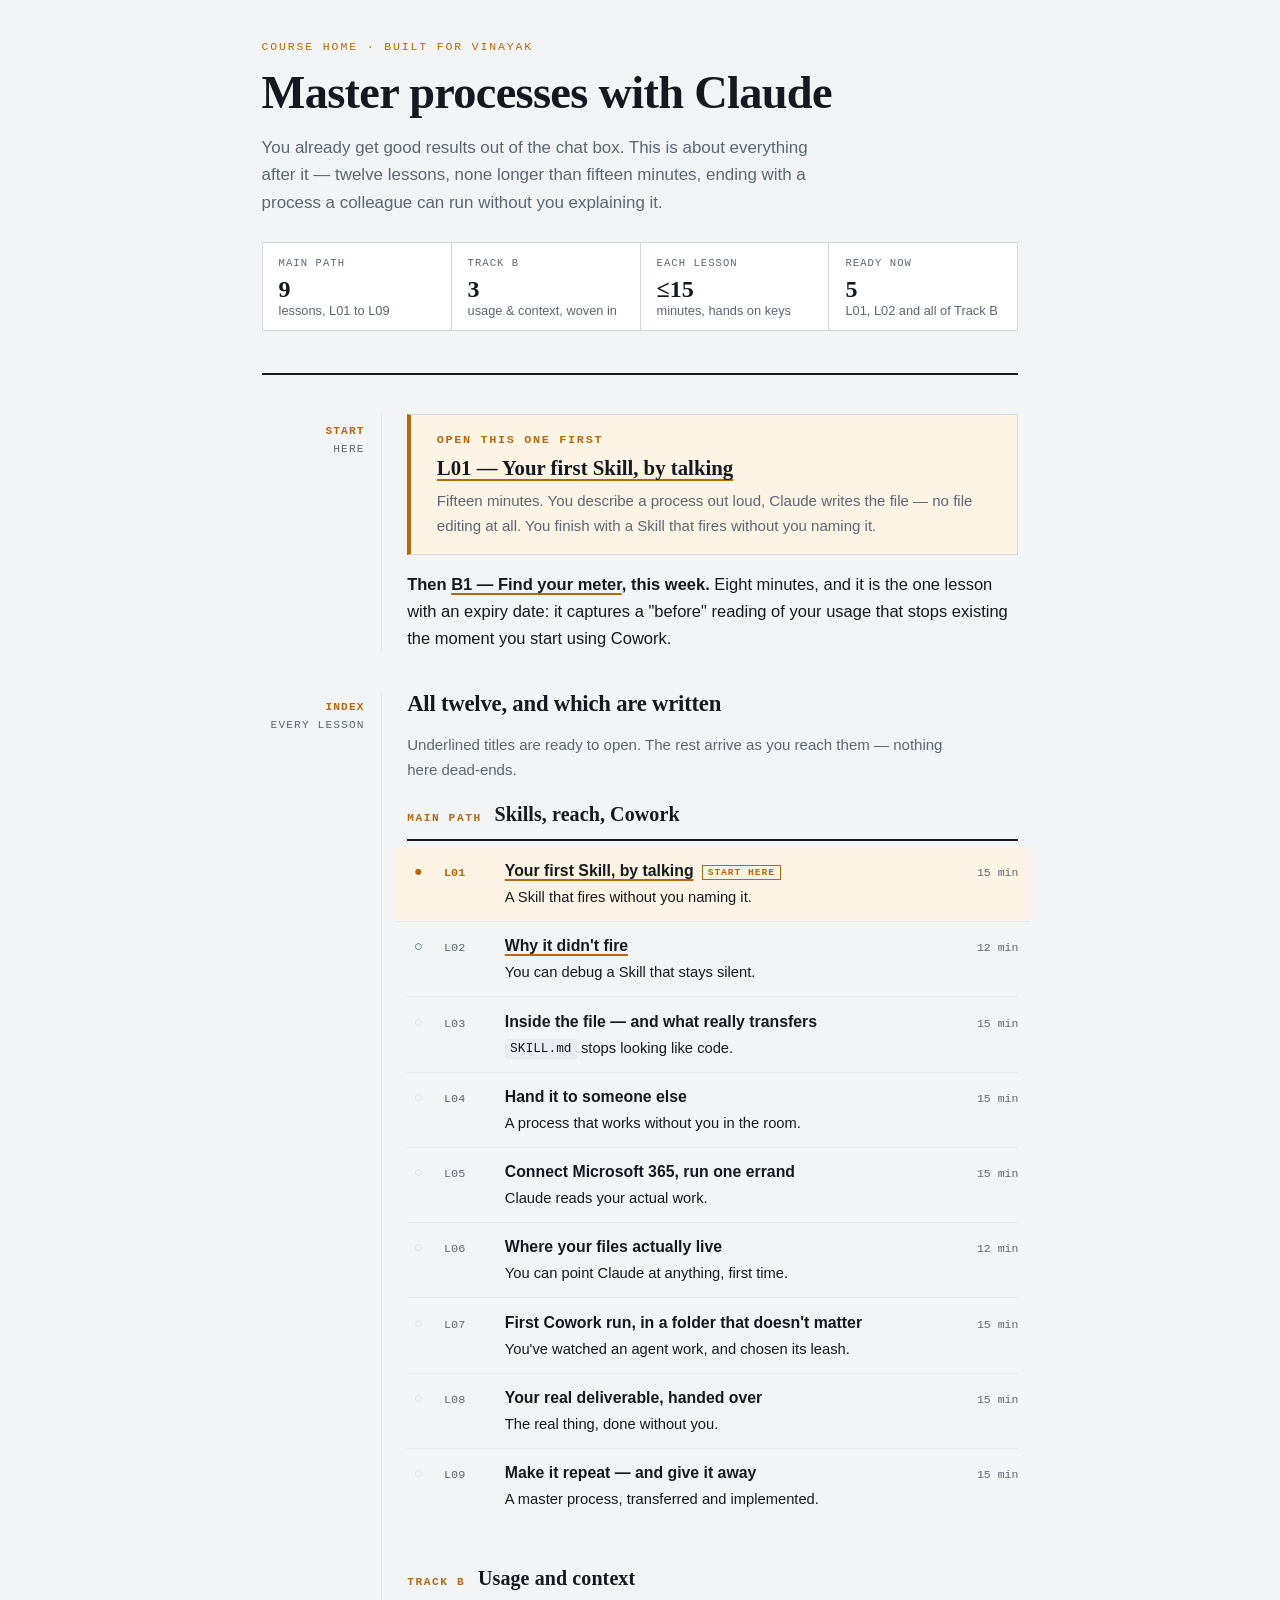
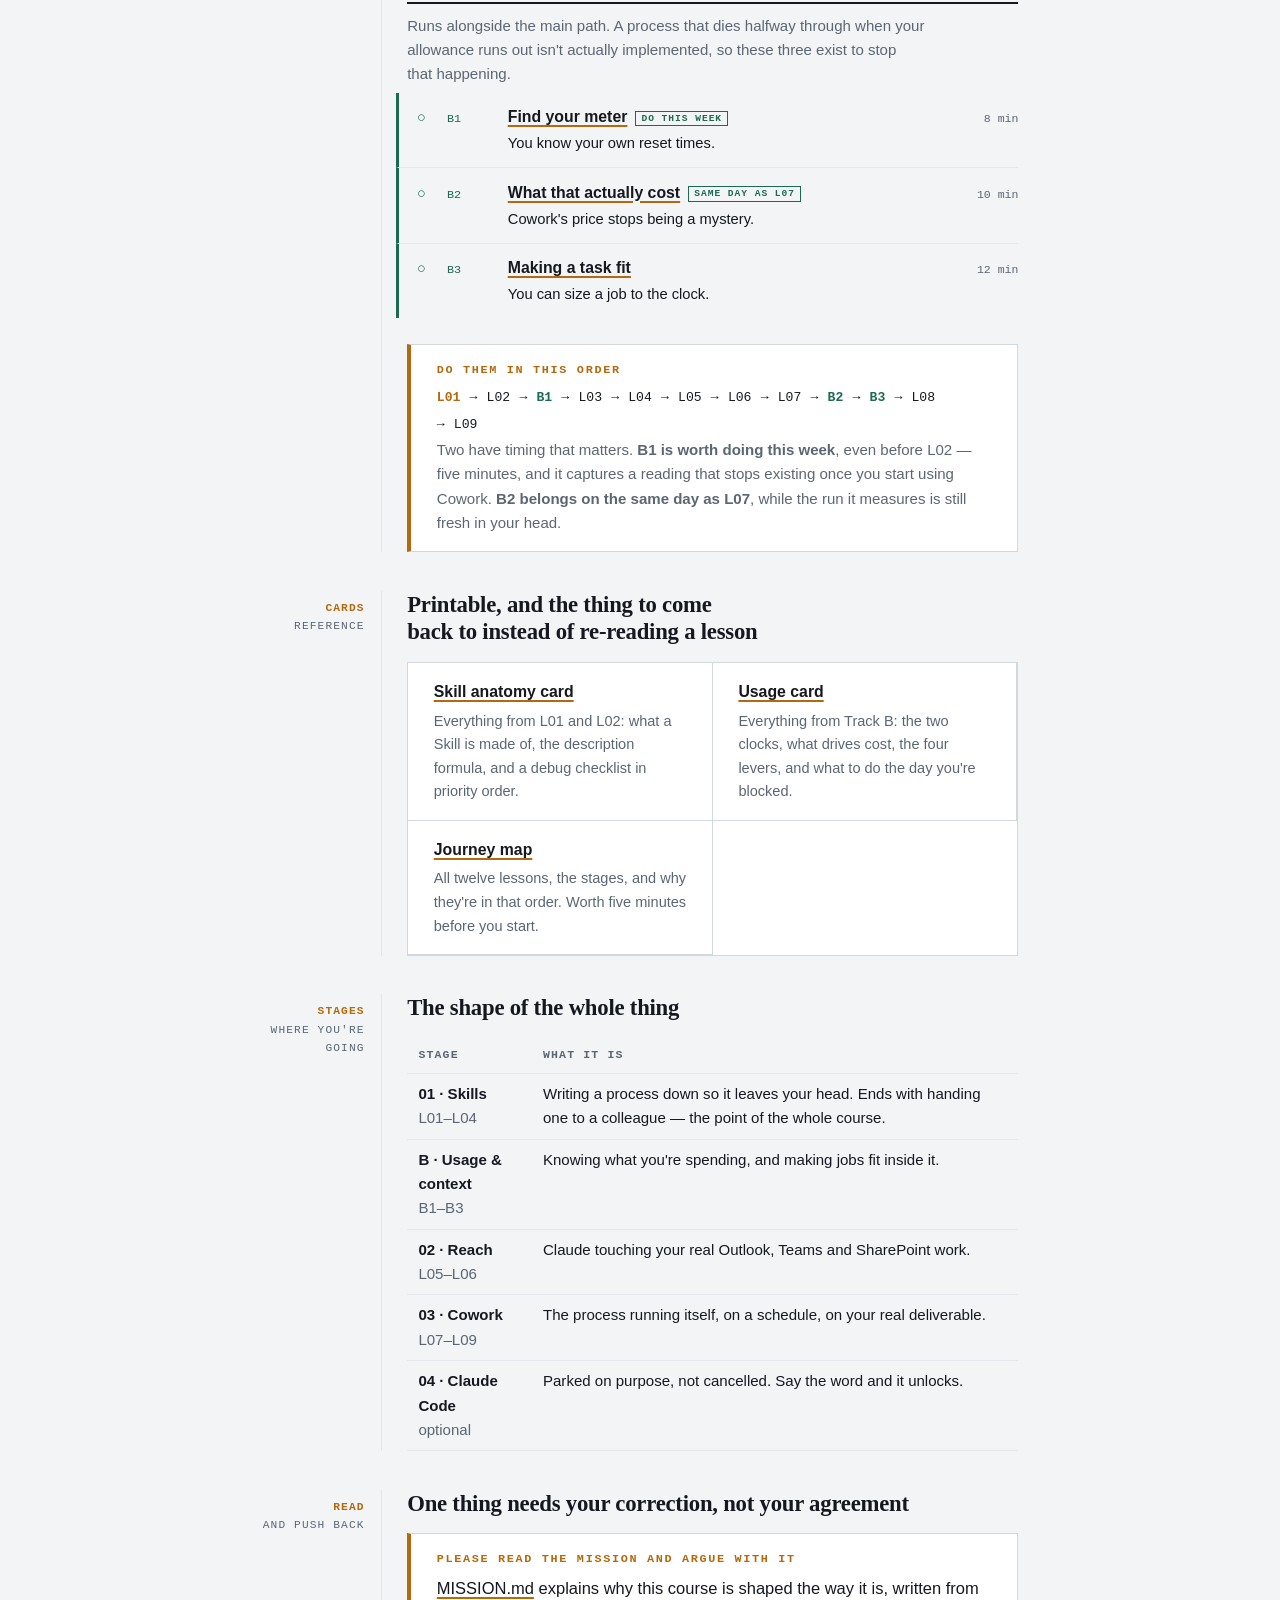
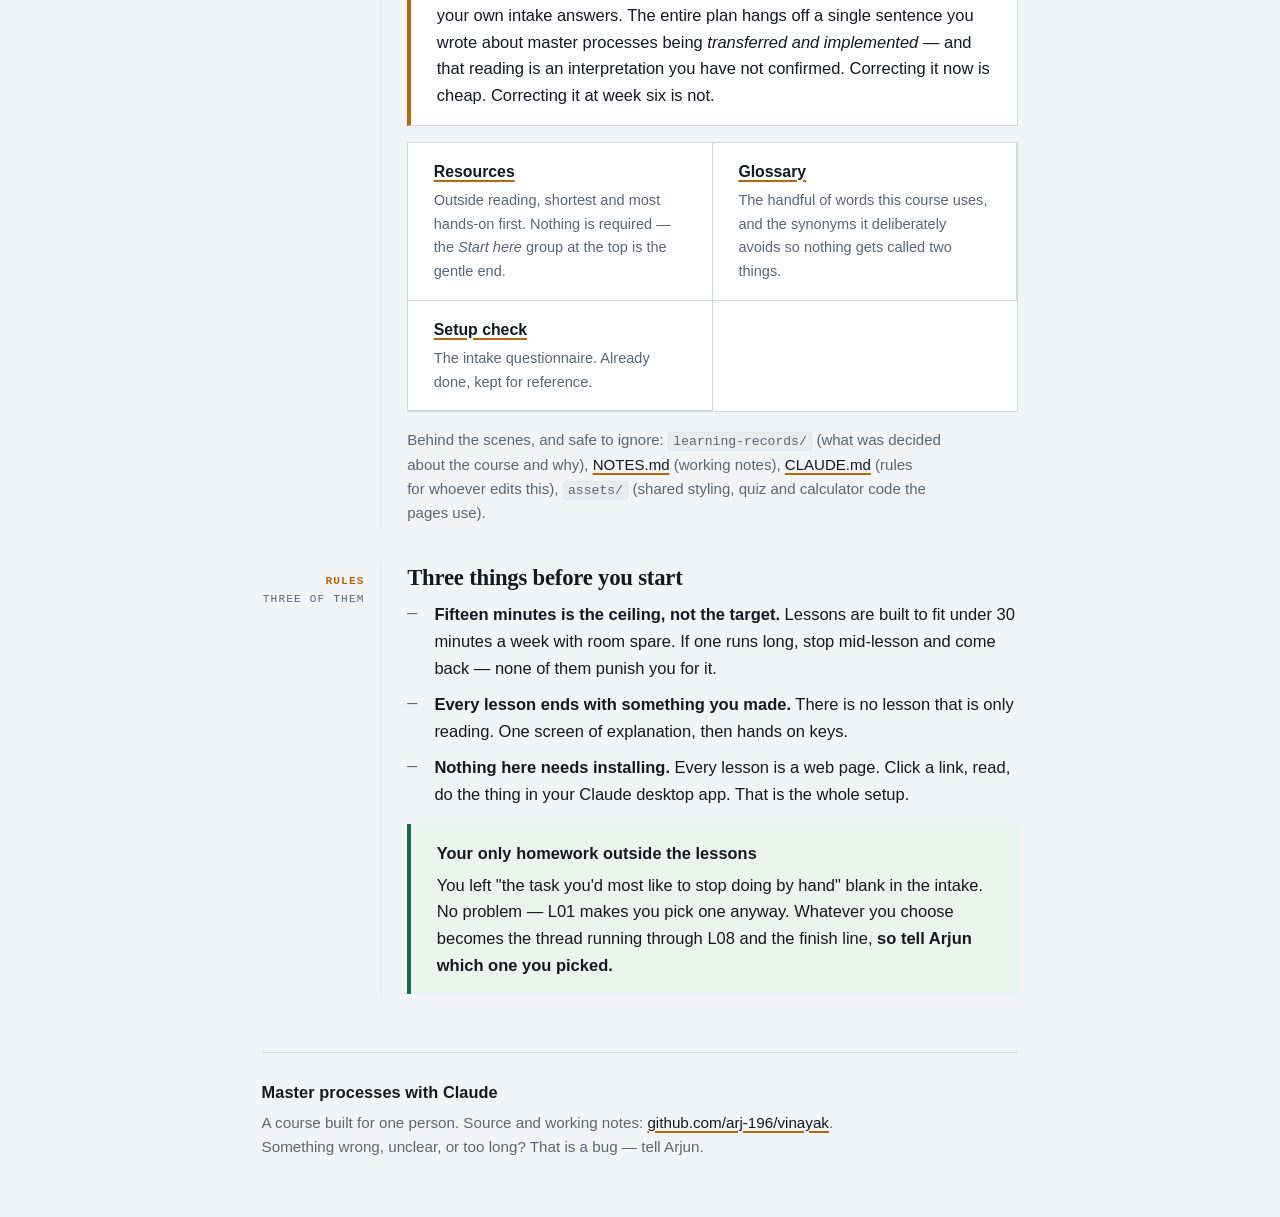
<file: index.html>
<!doctype html>
<html lang="en">
<head>
<meta charset="utf-8">
<meta http-equiv="refresh" content="0; url=learning/">
<link rel="canonical" href="https://arj-196.github.io/vinayak/learning/">
<title>Master processes with Claude</title>
</head>
<body>
<p>The course lives at <a href="learning/">learning/</a>. You should be taken there automatically.</p>
</body>
</html>
</file>
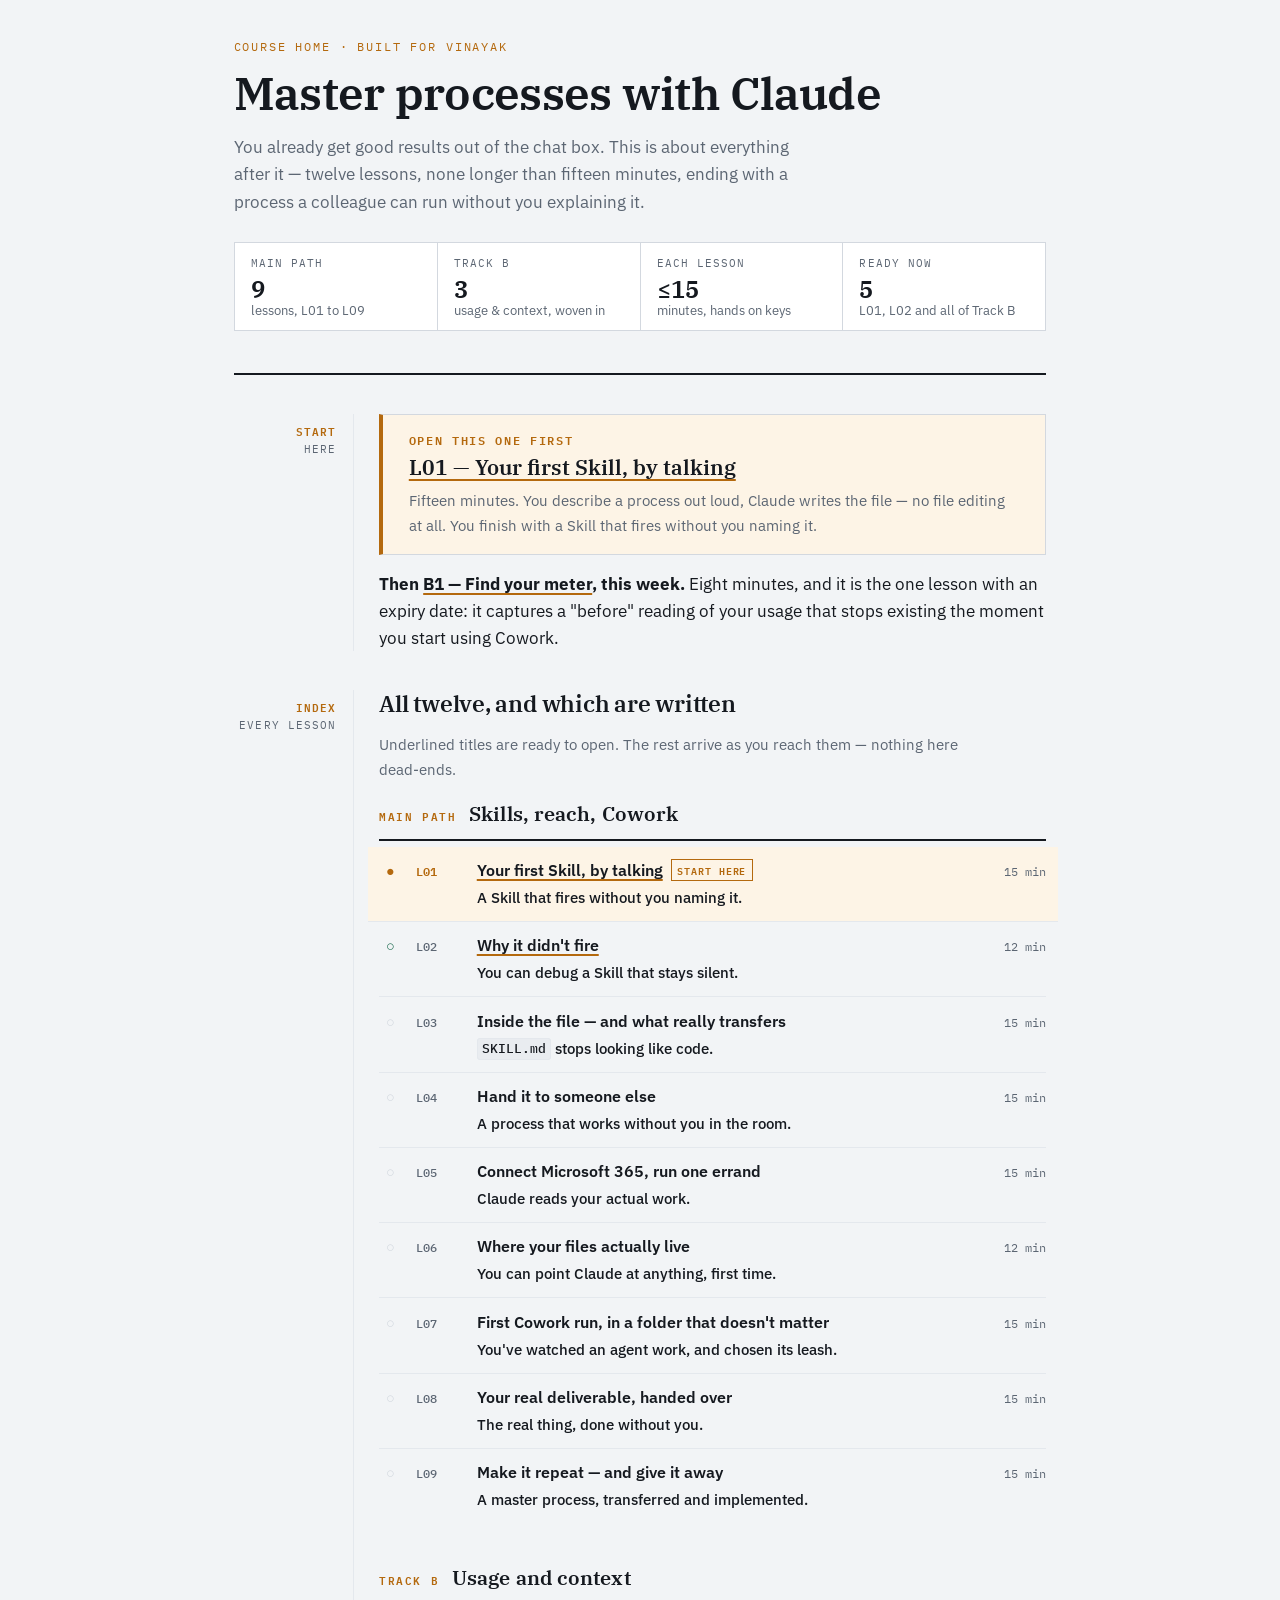
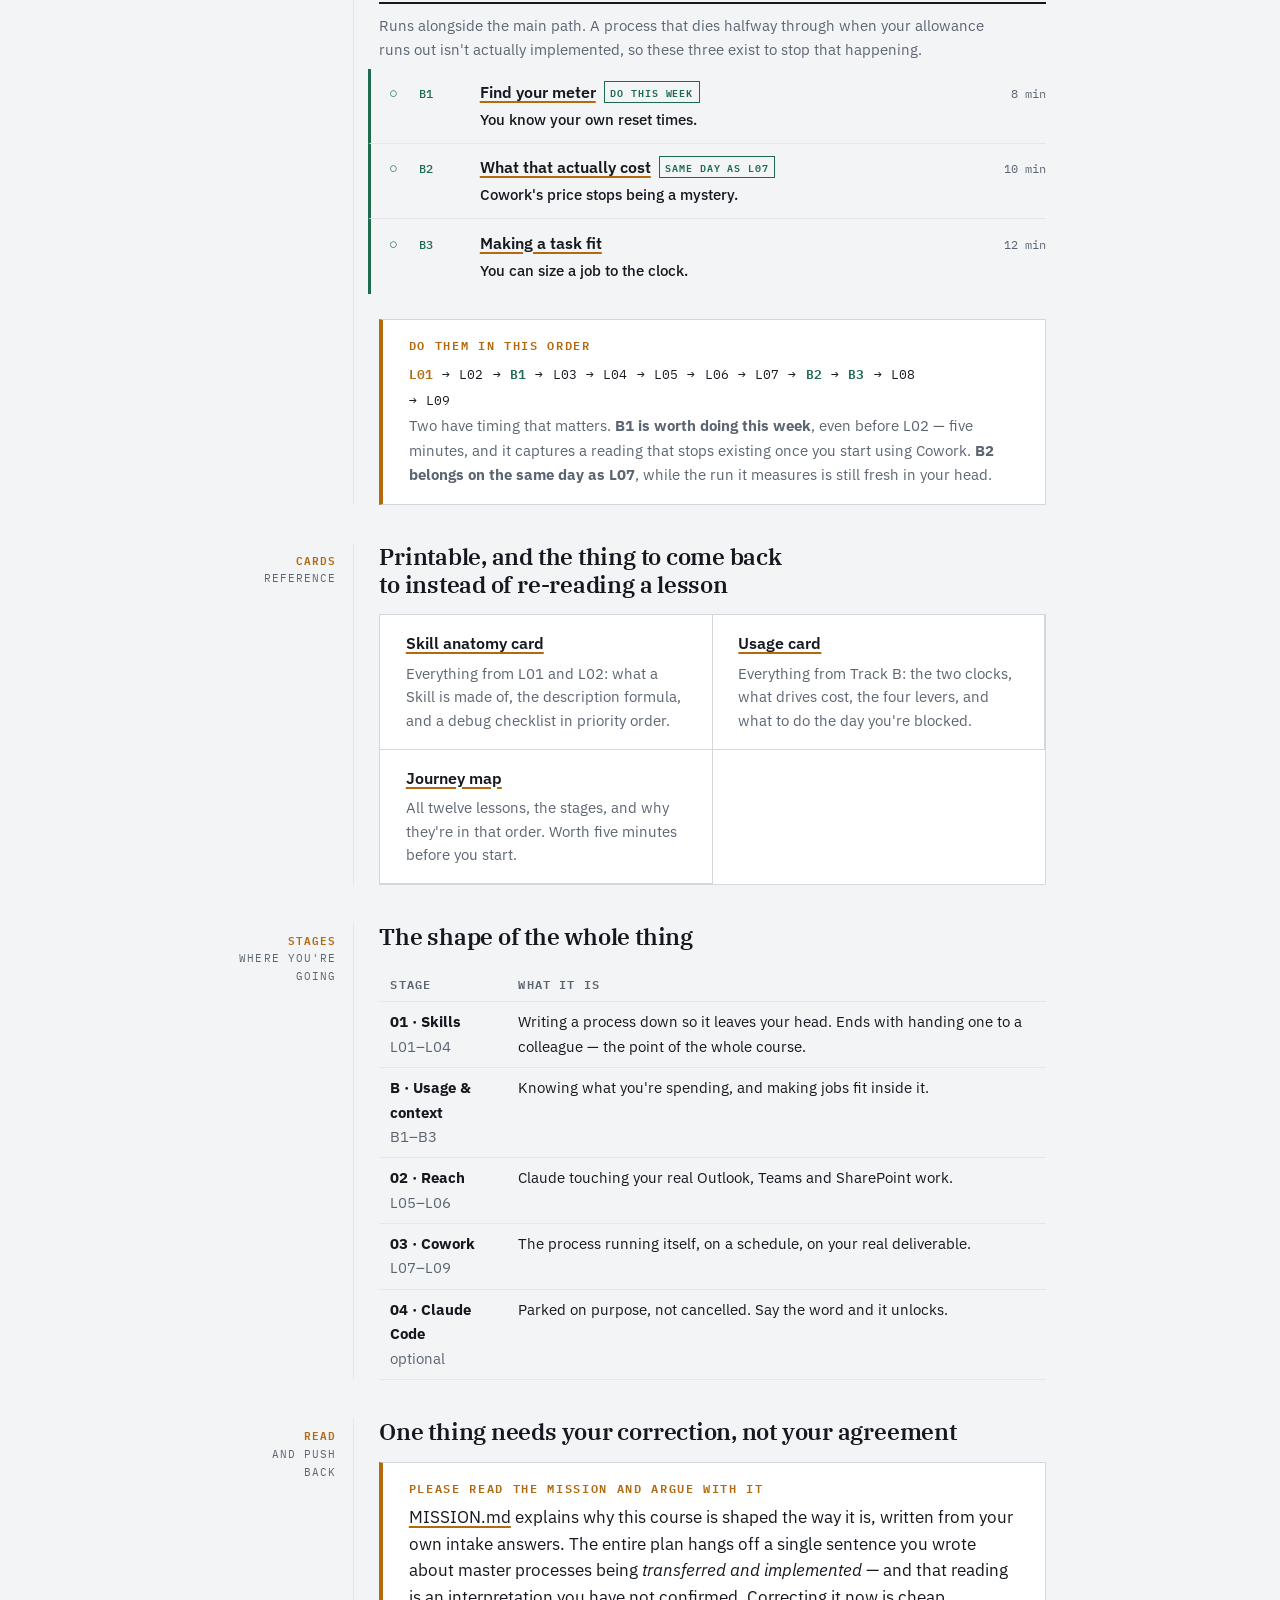
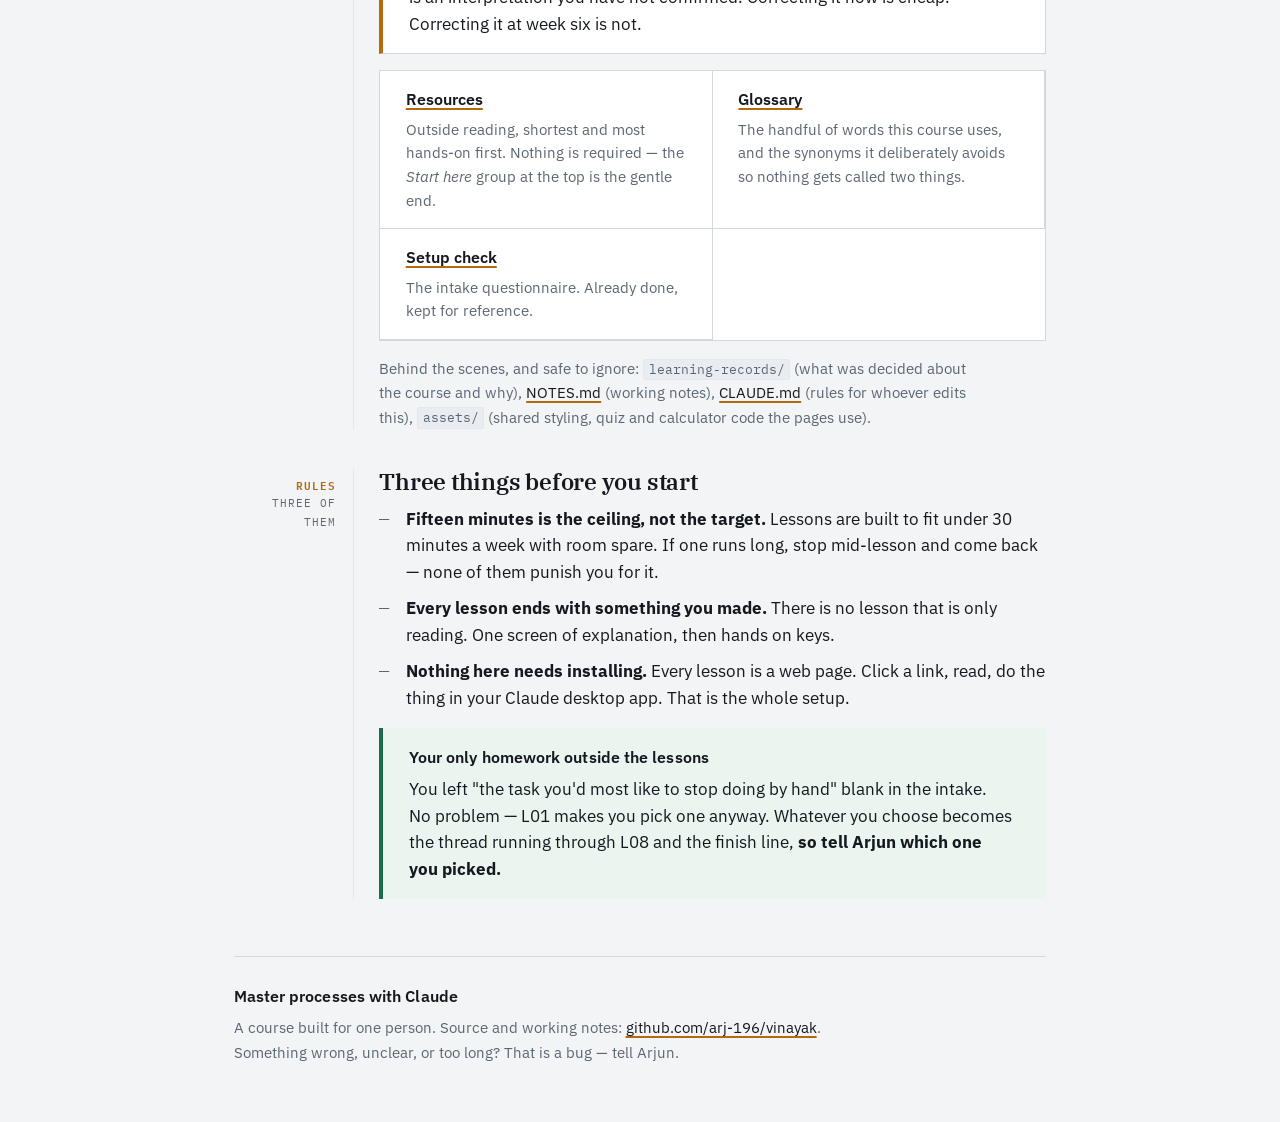
<file: learning/index.html>
<!doctype html>
<html lang="en">
<head>
<meta charset="utf-8">
<meta name="viewport" content="width=device-width, initial-scale=1">
<title>Master Processes with Claude — Course home</title>
<meta name="description" content="A short course, built for you. Twelve lessons, none longer than fifteen minutes, ending with a process a colleague can run without you explaining it.">
<link rel="stylesheet" href="https://fonts.googleapis.com/css2?family=IBM+Plex+Sans:wght@400;500;600&family=IBM+Plex+Serif:wght@500;600&family=IBM+Plex+Mono:wght@400;500;600&display=swap">
<link rel="stylesheet" href="assets/course.css">
<style>
  /* ---- home-only components; everything shared comes from course.css ---- */
  .budget { display:grid; grid-template-columns:repeat(auto-fit,minmax(9rem,1fr)); gap:1px; background:var(--rule); border:1px solid var(--rule); margin-top:var(--s4); }
  .budget div { background:var(--panel); padding:.8rem 1rem; }
  .budget dt { font-family:var(--mono); font-size:.66rem; letter-spacing:.1em; text-transform:uppercase; color:var(--muted); }
  .budget dd { margin:.25rem 0 0; font-family:var(--serif); font-size:1.5rem; font-weight:600; line-height:1; }
  .budget dd small { font-family:var(--sans); font-size:.8rem; font-weight:400; color:var(--muted); display:block; margin-top:.25rem; }

  /* the one card that says "open this now" */
  .startcard {
    background:var(--signal-bg); border:1px solid var(--rule); border-left:4px solid var(--signal);
    padding:var(--s3) var(--s4);
  }
  .startcard > h3 { color:var(--signal); font-family:var(--mono); font-size:.74rem; letter-spacing:.14em; text-transform:uppercase; }
  .startcard .big { font-family:var(--serif); font-size:1.3rem; font-weight:600; line-height:1.25; }
  .startcard .big a { text-decoration-thickness:2px; }

  /* the full lesson index — the thing that must never go stale */
  .track + .track { margin-top:var(--s5); }
  .track-head { display:flex; gap:.8rem; align-items:baseline; border-bottom:2px solid var(--ink); padding-bottom:.5rem; margin-bottom:.4rem; flex-wrap:wrap; }
  .track-head h3 { font-family:var(--serif); font-size:1.25rem; font-weight:600; margin:0; flex:1; min-width:8rem; }
  .track-head .n { font-family:var(--mono); font-size:.7rem; font-weight:600; letter-spacing:.14em; color:var(--signal); flex:none; }

  .lesson { display:grid; grid-template-columns:1.4rem 2.9rem minmax(0,1fr) 4.2rem; gap:.9rem; padding:.7rem 0; border-bottom:1px solid var(--rule-soft); align-items:baseline; }
  .lesson:last-child { border-bottom:0; }
  .dot { font-family:var(--mono); font-size:.9rem; color:var(--rule); text-align:center; }
  .lesson[data-state="now"] .dot   { color:var(--signal); }
  .lesson[data-state="ready"] .dot { color:var(--verified); }
  .lid { font-family:var(--mono); font-size:.74rem; color:var(--muted); font-weight:500; }
  .lesson[data-state="now"] .lid { color:var(--signal); font-weight:600; }
  .ltitle { font-weight:600; font-size:.99rem; }
  .lwin { color:var(--muted); font-size:.92rem; margin-top:.15rem; }
  .lwin b { color:var(--ink); font-weight:500; }
  .mins { font-family:var(--mono); font-size:.72rem; color:var(--muted); text-align:right; font-variant-numeric:tabular-nums; }
  .lesson[data-state="now"] { background:var(--signal-bg); margin-inline:-.7rem; padding-inline:.7rem; }
  .track.b .lid { color:var(--verified); }
  .track.b .lesson { border-left:3px solid var(--verified); padding-left:.7rem; margin-left:-.7rem; }
  .tag {
    font-family:var(--mono); font-size:.6rem; letter-spacing:.1em; text-transform:uppercase;
    border:1px solid var(--signal); color:var(--signal);
    padding:.08rem .32rem; margin-left:.5rem; vertical-align:.12em; white-space:nowrap;
  }
  .tag.b { border-color:var(--verified); color:var(--verified); }

  /* the running order, as one readable line */
  .order { font-family:var(--mono); font-size:.82rem; line-height:2; word-spacing:.1em; }
  .order b { color:var(--signal); font-weight:600; }
  .order i { color:var(--verified); font-style:normal; font-weight:600; }

  /* reference cards */
  /* dividers drawn as cell borders, not a gap-over-background trick — an
     odd number of cards otherwise leaves a leftover cell in the wrong colour */
  .shelf { display:grid; grid-template-columns:repeat(auto-fit,minmax(15rem,1fr)); background:var(--panel); border:1px solid var(--rule); }
  .shelf > a { padding:var(--s3) var(--s4); text-decoration:none; display:block; border-right:1px solid var(--rule); border-bottom:1px solid var(--rule); }
  .shelf > a:hover { background:var(--panel-sunk); }
  .shelf .t { font-weight:600; font-size:.99rem; text-decoration:underline; text-decoration-color:var(--signal); text-decoration-thickness:2px; text-underline-offset:.18em; }
  .shelf .d { color:var(--muted); font-size:.91rem; margin-top:.3rem; }

  @media (max-width:34rem){
    .lesson { grid-template-columns:1.2rem 2.6rem minmax(0,1fr); }
    .mins { display:none; }
  }
</style>
</head>
<body>
<div class="sheet">

  <div class="masthead">
    <p class="eyebrow">Course home · Built for Vinayak</p>
    <h1>Master processes with Claude</h1>
    <p class="standfirst">You already get good results out of the chat box. This is about everything after it — twelve lessons, none longer than fifteen minutes, ending with a process a colleague can run without you explaining it.</p>
    <dl class="budget">
      <div><dt>Main path</dt><dd>9<small>lessons, L01 to L09</small></dd></div>
      <div><dt>Track B</dt><dd>3<small>usage &amp; context, woven in</small></dd></div>
      <div><dt>Each lesson</dt><dd>≤15<small>minutes, hands on keys</small></dd></div>
      <div><dt>Ready now</dt><dd>5<small>L01, L02 and all of Track B</small></dd></div>
    </dl>
  </div>

  <div class="row">
    <div class="mark"><b>Start</b>here</div>
    <div class="body">
      <div class="startcard">
        <h3>Open this one first</h3>
        <p class="big"><a href="lessons/0001-your-first-skill.html">L01 — Your first Skill, by talking</a></p>
        <p class="hint" style="margin-top:.5rem">Fifteen minutes. You describe a process out loud, Claude writes the file — no file editing at all. You finish with a Skill that fires without you naming it.</p>
      </div>
      <p><strong>Then <a href="lessons/0003-find-your-meter.html">B1 — Find your meter</a>, this week.</strong> Eight minutes, and it is the one lesson with an expiry date: it captures a "before" reading of your usage that stops existing the moment you start using Cowork.</p>
    </div>
  </div>

  <div class="row">
    <div class="mark"><b>Index</b>every lesson</div>
    <div class="body">
      <h2>All twelve, and which are written</h2>
      <p class="hint">Underlined titles are ready to open. The rest arrive as you reach them — nothing here dead-ends.</p>

      <div class="track">
        <div class="track-head"><span class="n">MAIN PATH</span><h3>Skills, reach, Cowork</h3></div>

        <div class="lesson" data-state="now">
          <span class="dot">●</span><span class="lid">L01</span>
          <div>
            <div class="ltitle"><a href="lessons/0001-your-first-skill.html">Your first Skill, by talking</a><span class="tag">Start here</span></div>
            <div class="lwin"><b>A Skill that fires without you naming it.</b></div>
          </div>
          <span class="mins">15 min</span>
        </div>

        <div class="lesson" data-state="ready">
          <span class="dot">○</span><span class="lid">L02</span>
          <div>
            <div class="ltitle"><a href="lessons/0002-why-it-didnt-fire.html">Why it didn't fire</a></div>
            <div class="lwin"><b>You can debug a Skill that stays silent.</b></div>
          </div>
          <span class="mins">12 min</span>
        </div>

        <div class="lesson" data-state="todo">
          <span class="dot">○</span><span class="lid">L03</span>
          <div>
            <div class="ltitle">Inside the file — and what really transfers</div>
            <div class="lwin"><b><code>SKILL.md</code> stops looking like code.</b></div>
          </div>
          <span class="mins">15 min</span>
        </div>

        <div class="lesson" data-state="todo">
          <span class="dot">○</span><span class="lid">L04</span>
          <div>
            <div class="ltitle">Hand it to someone else</div>
            <div class="lwin"><b>A process that works without you in the room.</b></div>
          </div>
          <span class="mins">15 min</span>
        </div>

        <div class="lesson" data-state="todo">
          <span class="dot">○</span><span class="lid">L05</span>
          <div>
            <div class="ltitle">Connect Microsoft 365, run one errand</div>
            <div class="lwin"><b>Claude reads your actual work.</b></div>
          </div>
          <span class="mins">15 min</span>
        </div>

        <div class="lesson" data-state="todo">
          <span class="dot">○</span><span class="lid">L06</span>
          <div>
            <div class="ltitle">Where your files actually live</div>
            <div class="lwin"><b>You can point Claude at anything, first time.</b></div>
          </div>
          <span class="mins">12 min</span>
        </div>

        <div class="lesson" data-state="todo">
          <span class="dot">○</span><span class="lid">L07</span>
          <div>
            <div class="ltitle">First Cowork run, in a folder that doesn't matter</div>
            <div class="lwin"><b>You've watched an agent work, and chosen its leash.</b></div>
          </div>
          <span class="mins">15 min</span>
        </div>

        <div class="lesson" data-state="todo">
          <span class="dot">○</span><span class="lid">L08</span>
          <div>
            <div class="ltitle">Your real deliverable, handed over</div>
            <div class="lwin"><b>The real thing, done without you.</b></div>
          </div>
          <span class="mins">15 min</span>
        </div>

        <div class="lesson" data-state="todo">
          <span class="dot">○</span><span class="lid">L09</span>
          <div>
            <div class="ltitle">Make it repeat — and give it away</div>
            <div class="lwin"><b>A master process, transferred and implemented.</b></div>
          </div>
          <span class="mins">15 min</span>
        </div>
      </div>

      <div class="track b">
        <div class="track-head"><span class="n">TRACK B</span><h3>Usage and context</h3></div>
        <p class="hint" style="margin:.6rem 0 .4rem">Runs alongside the main path. A process that dies halfway through when your allowance runs out isn't actually implemented, so these three exist to stop that happening.</p>

        <div class="lesson" data-state="ready">
          <span class="dot">○</span><span class="lid">B1</span>
          <div>
            <div class="ltitle"><a href="lessons/0003-find-your-meter.html">Find your meter</a><span class="tag b">Do this week</span></div>
            <div class="lwin"><b>You know your own reset times.</b></div>
          </div>
          <span class="mins">8 min</span>
        </div>

        <div class="lesson" data-state="ready">
          <span class="dot">○</span><span class="lid">B2</span>
          <div>
            <div class="ltitle"><a href="lessons/0004-what-that-cost.html">What that actually cost</a><span class="tag b">Same day as L07</span></div>
            <div class="lwin"><b>Cowork's price stops being a mystery.</b></div>
          </div>
          <span class="mins">10 min</span>
        </div>

        <div class="lesson" data-state="ready">
          <span class="dot">○</span><span class="lid">B3</span>
          <div>
            <div class="ltitle"><a href="lessons/0005-making-a-task-fit.html">Making a task fit</a></div>
            <div class="lwin"><b>You can size a job to the clock.</b></div>
          </div>
          <span class="mins">12 min</span>
        </div>
      </div>

      <div class="do" style="margin-top:var(--s4)">
        <h3>Do them in this order</h3>
        <p class="order"><b>L01</b> → L02 → <i>B1</i> → L03 → L04 → L05 → L06 → L07 → <i>B2</i> → <i>B3</i> → L08 → L09</p>
        <p class="hint">Two have timing that matters. <strong>B1 is worth doing this week</strong>, even before L02 — five minutes, and it captures a reading that stops existing once you start using Cowork. <strong>B2 belongs on the same day as L07</strong>, while the run it measures is still fresh in your head.</p>
      </div>
    </div>
  </div>

  <div class="row">
    <div class="mark"><b>Cards</b>reference</div>
    <div class="body">
      <h2>Printable, and the thing to come back to instead of re-reading a lesson</h2>
      <div class="shelf">
        <a href="reference/skill-anatomy.html">
          <div class="t">Skill anatomy card</div>
          <div class="d">Everything from L01 and L02: what a Skill is made of, the description formula, and a debug checklist in priority order.</div>
        </a>
        <a href="reference/usage-card.html">
          <div class="t">Usage card</div>
          <div class="d">Everything from Track B: the two clocks, what drives cost, the four levers, and what to do the day you're blocked.</div>
        </a>
        <a href="reference/journey-map.html">
          <div class="t">Journey map</div>
          <div class="d">All twelve lessons, the stages, and why they're in that order. Worth five minutes before you start.</div>
        </a>
      </div>
    </div>
  </div>

  <div class="row">
    <div class="mark"><b>Stages</b>where you're going</div>
    <div class="body">
      <h2>The shape of the whole thing</h2>
      <div class="scroll">
        <table>
          <thead><tr><th>Stage</th><th>What it is</th></tr></thead>
          <tbody>
            <tr><td><strong>01 · Skills</strong><br><span class="hint">L01–L04</span></td><td>Writing a process down so it leaves your head. Ends with handing one to a colleague — the point of the whole course.</td></tr>
            <tr><td><strong>B · Usage &amp; context</strong><br><span class="hint">B1–B3</span></td><td>Knowing what you're spending, and making jobs fit inside it.</td></tr>
            <tr><td><strong>02 · Reach</strong><br><span class="hint">L05–L06</span></td><td>Claude touching your real Outlook, Teams and SharePoint work.</td></tr>
            <tr><td><strong>03 · Cowork</strong><br><span class="hint">L07–L09</span></td><td>The process running itself, on a schedule, on your real deliverable.</td></tr>
            <tr><td><strong>04 · Claude Code</strong><br><span class="hint">optional</span></td><td>Parked on purpose, not cancelled. Say the word and it unlocks.</td></tr>
          </tbody>
        </table>
      </div>
    </div>
  </div>

  <div class="row">
    <div class="mark"><b>Read</b>and push back</div>
    <div class="body">
      <h2>One thing needs your correction, not your agreement</h2>
      <div class="do">
        <h3>Please read the mission and argue with it</h3>
        <p><a href="https://github.com/arj-196/vinayak/blob/main/learning/MISSION.md">MISSION.md</a> explains why this course is shaped the way it is, written from your own intake answers. The entire plan hangs off a single sentence you wrote about master processes being <em>transferred and implemented</em> — and that reading is an interpretation you have not confirmed. Correcting it now is cheap. Correcting it at week six is not.</p>
      </div>

      <div class="shelf" style="margin-top:var(--s3)">
        <a href="https://github.com/arj-196/vinayak/blob/main/learning/RESOURCES.md">
          <div class="t">Resources</div>
          <div class="d">Outside reading, shortest and most hands-on first. Nothing is required — the <em>Start here</em> group at the top is the gentle end.</div>
        </a>
        <a href="https://github.com/arj-196/vinayak/blob/main/learning/GLOSSARY.md">
          <div class="t">Glossary</div>
          <div class="d">The handful of words this course uses, and the synonyms it deliberately avoids so nothing gets called two things.</div>
        </a>
        <a href="Claude-Setup-Check.html">
          <div class="t">Setup check</div>
          <div class="d">The intake questionnaire. Already done, kept for reference.</div>
        </a>
      </div>
      <p class="hint">Behind the scenes, and safe to ignore: <code>learning-records/</code> (what was decided about the course and why), <a href="https://github.com/arj-196/vinayak/blob/main/learning/NOTES.md">NOTES.md</a> (working notes), <a href="https://github.com/arj-196/vinayak/blob/main/CLAUDE.md">CLAUDE.md</a> (rules for whoever edits this), <code>assets/</code> (shared styling, quiz and calculator code the pages use).</p>
    </div>
  </div>

  <div class="row">
    <div class="mark"><b>Rules</b>three of them</div>
    <div class="body">
      <h2>Three things before you start</h2>
      <ul class="plain">
        <li><strong>Fifteen minutes is the ceiling, not the target.</strong> Lessons are built to fit under 30 minutes a week with room spare. If one runs long, stop mid-lesson and come back — none of them punish you for it.</li>
        <li><strong>Every lesson ends with something you made.</strong> There is no lesson that is only reading. One screen of explanation, then hands on keys.</li>
        <li><strong>Nothing here needs installing.</strong> Every lesson is a web page. Click a link, read, do the thing in your Claude desktop app. That is the whole setup.</li>
      </ul>

      <div class="ask">
        <h3>Your only homework outside the lessons</h3>
        <p>You left "the task you'd most like to stop doing by hand" blank in the intake. No problem — L01 makes you pick one anyway. Whatever you choose becomes the thread running through L08 and the finish line, <strong>so tell Arjun which one you picked.</strong></p>
      </div>
    </div>
  </div>

  <div class="foot">
    <h3>Master processes with Claude</h3>
    <p>A course built for one person. Source and working notes:
      <a href="https://github.com/arj-196/vinayak">github.com/arj-196/vinayak</a>.
      Something wrong, unclear, or too long? That is a bug — tell Arjun.</p>
  </div>

</div>
</body>
</html>
</file>
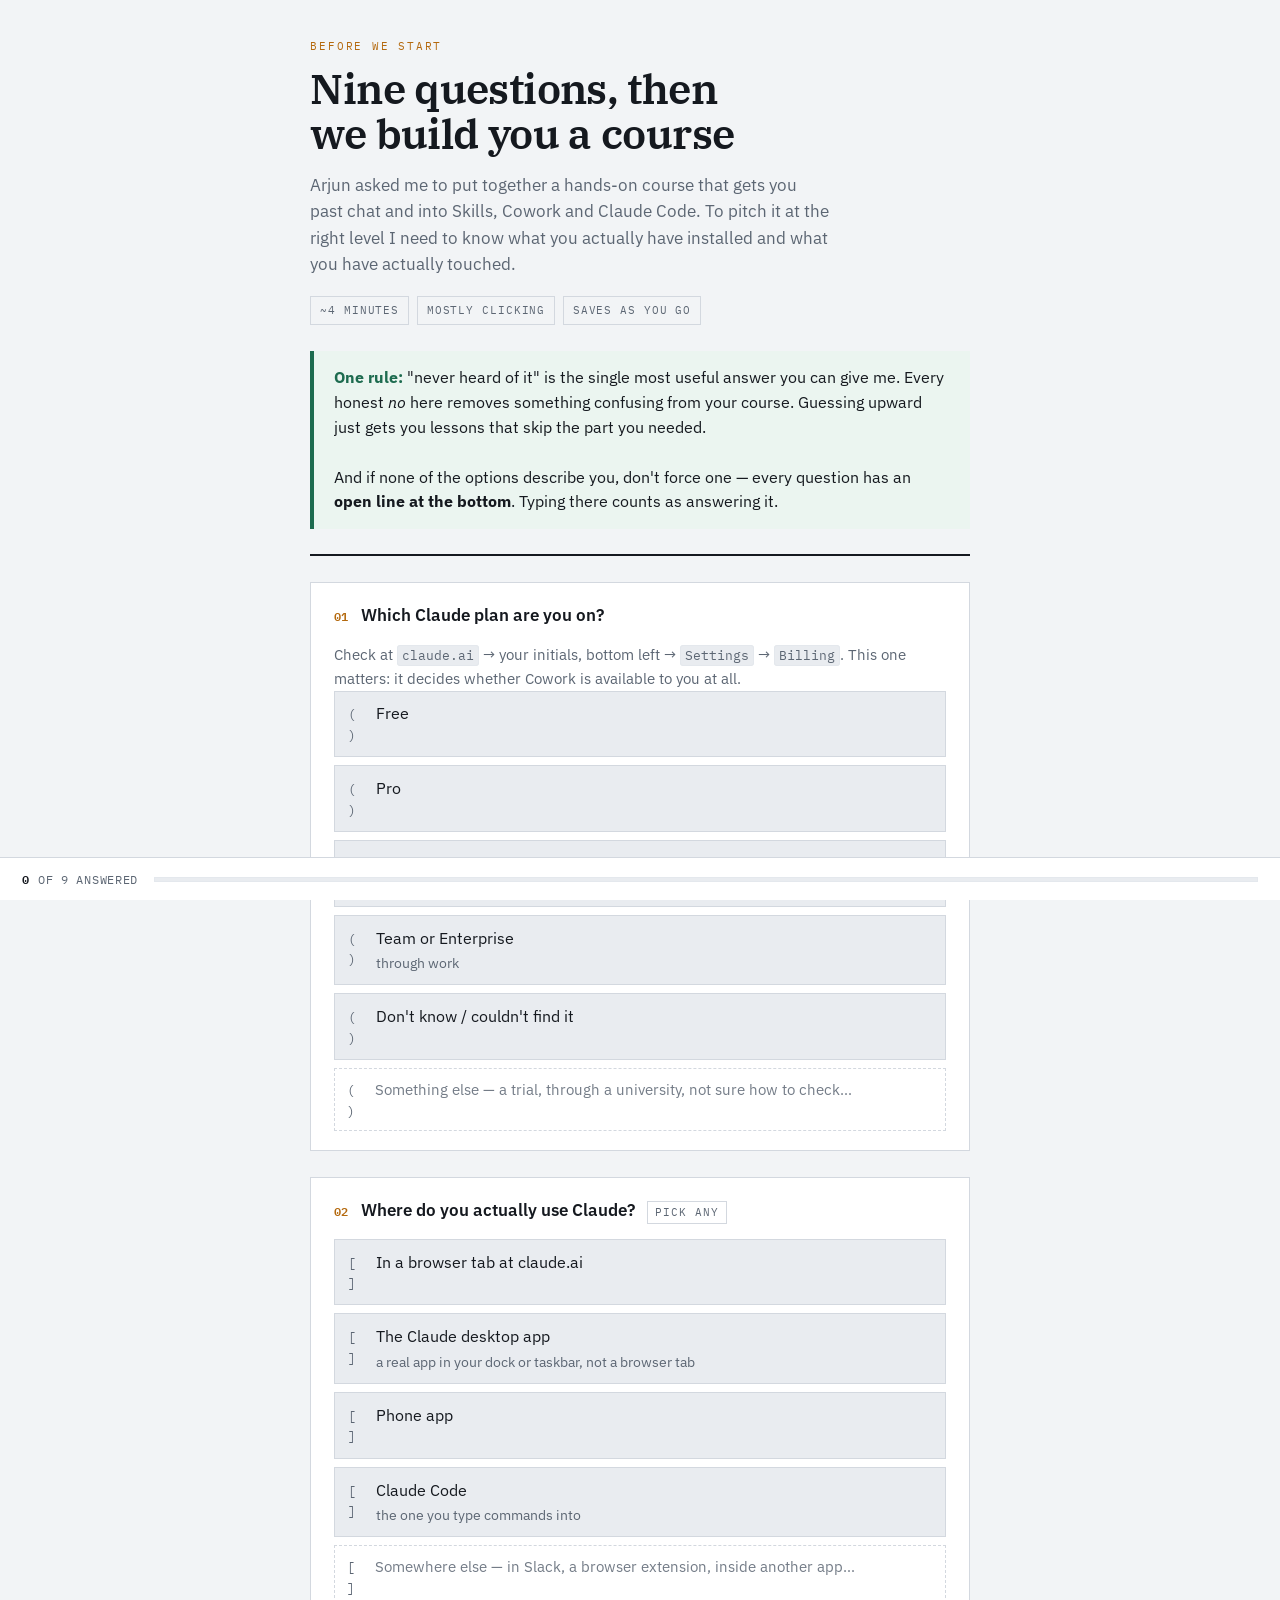
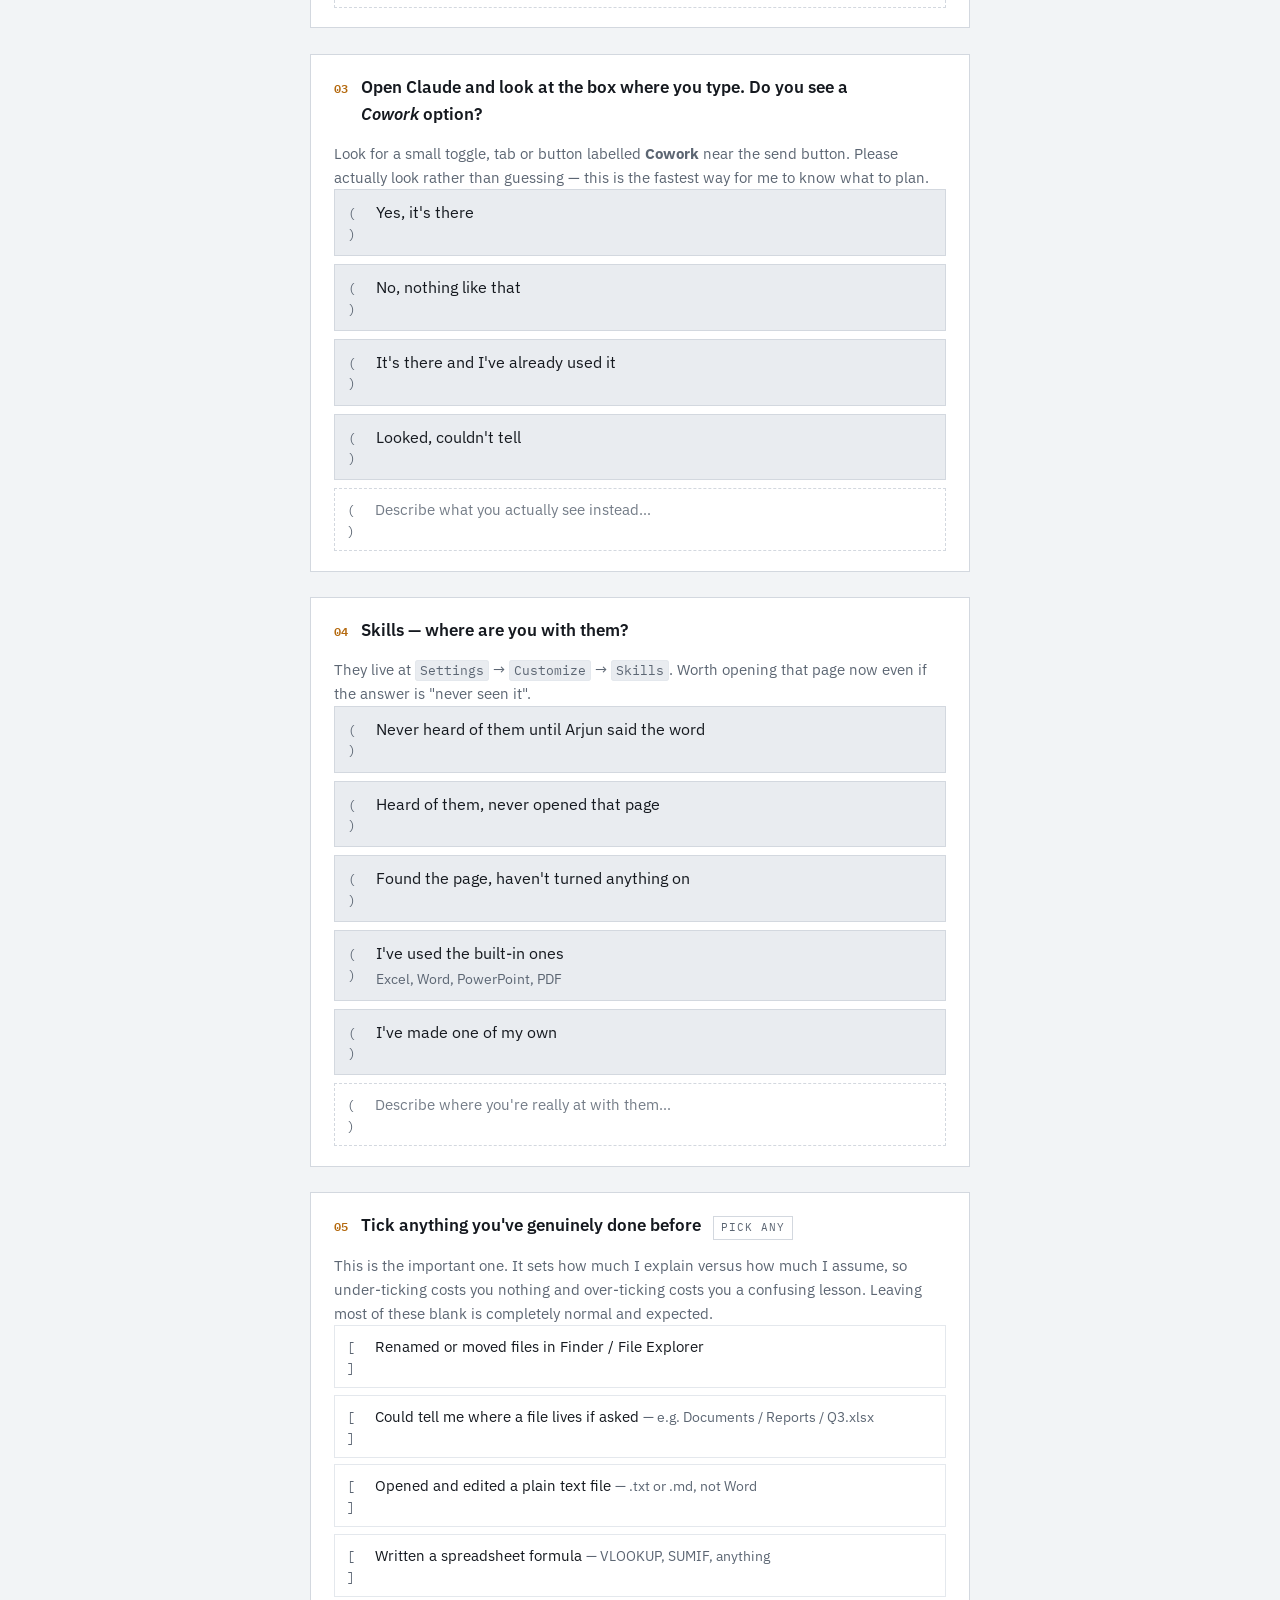
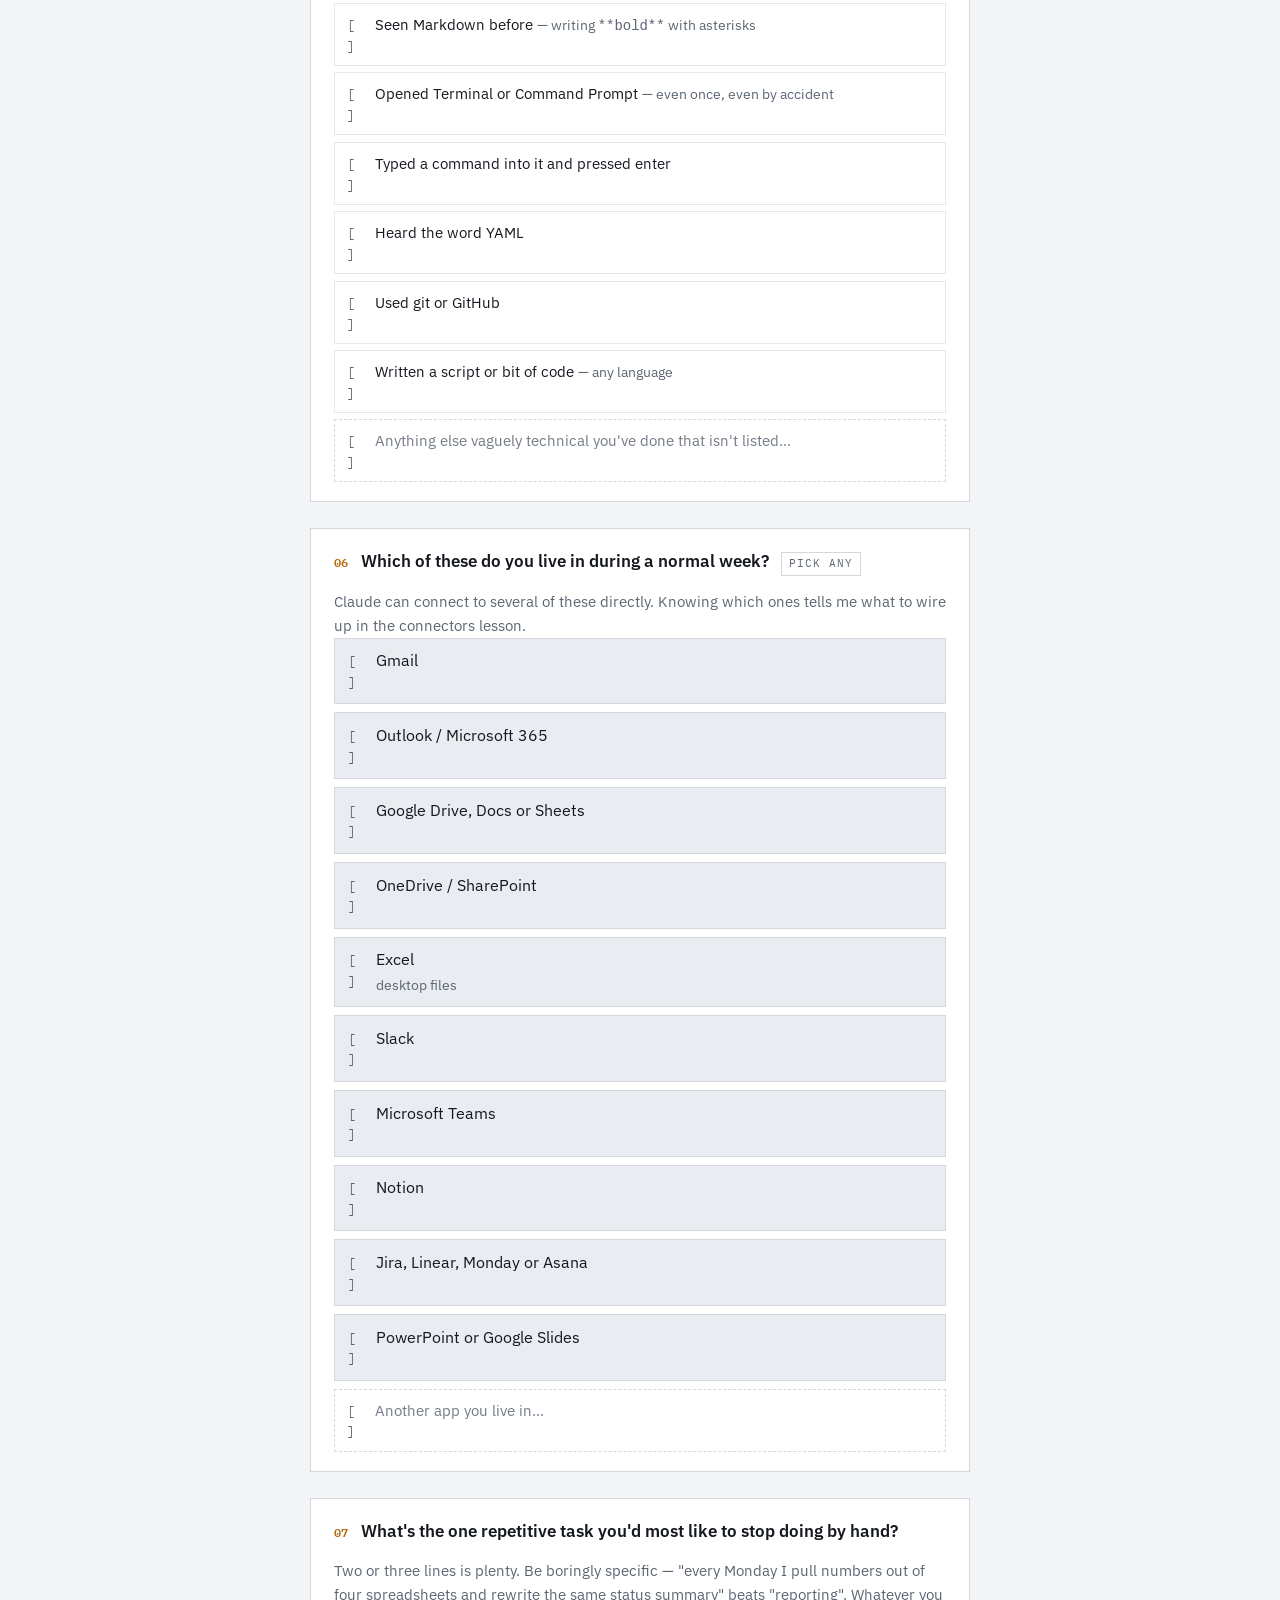
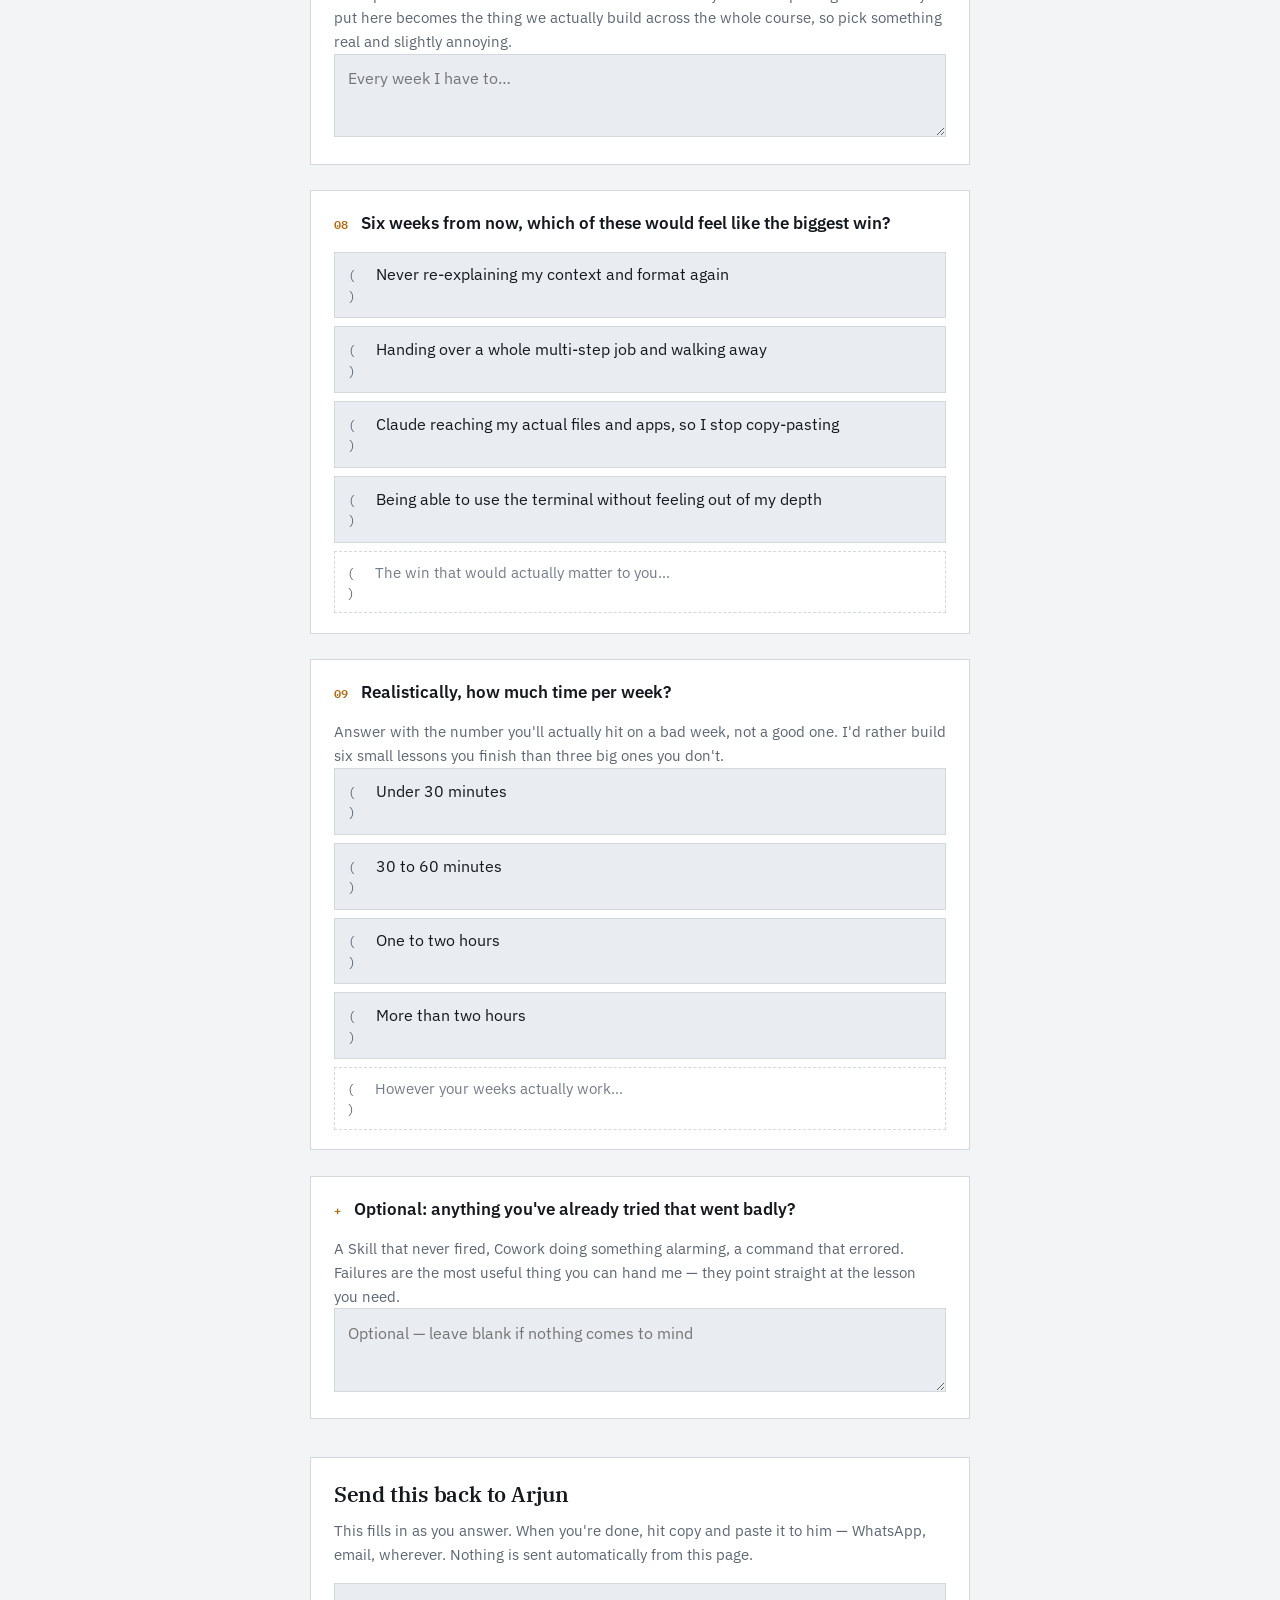
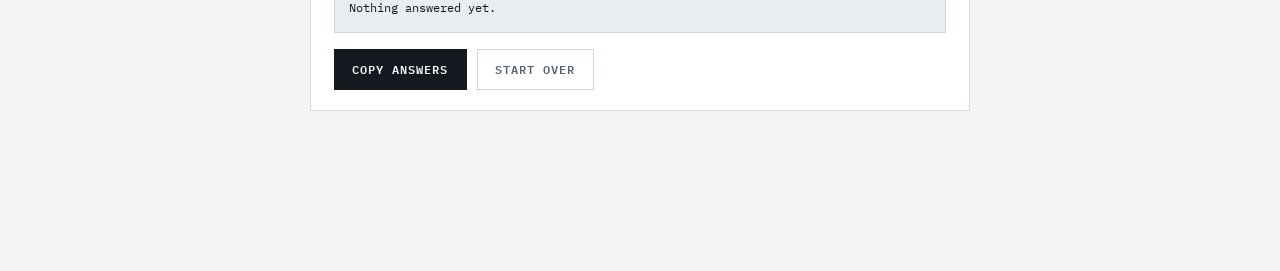
<file: Claude-Setup-Check.html>
<!doctype html>
<html lang="en">
<head>
<meta charset="utf-8">
<meta name="viewport" content="width=device-width, initial-scale=1">
<meta name="color-scheme" content="light dark">
<title>Claude Setup Check</title>
<link rel="stylesheet" href="https://fonts.googleapis.com/css2?family=IBM+Plex+Sans:wght@400;500;600&family=IBM+Plex+Serif:wght@500;600&family=IBM+Plex+Mono:wght@400;500;600&display=swap">
<style>
:root{
  --ink:#15191f; --paper:#f2f4f6; --panel:#fff; --sunk:#e9ecf0;
  --rule:#d3d8df; --rule-soft:#e4e8ed; --muted:#5c6673;
  --signal:#b4690e; --signal-bg:#fdf4e6;
  --ok:#1d6b4f; --ok-bg:#ebf5f0;
  --serif:"IBM Plex Serif",Georgia,serif;
  --sans:"IBM Plex Sans",-apple-system,BlinkMacSystemFont,"Segoe UI",sans-serif;
  --mono:"IBM Plex Mono",ui-monospace,Menlo,Consolas,monospace;
}
@media (prefers-color-scheme:dark){:root:not([data-theme="light"]){
  --ink:#e6e9ed; --paper:#12161b; --panel:#1a1f26; --sunk:#0d1116;
  --rule:#2c333c; --rule-soft:#222831; --muted:#9aa5b1;
  --signal:#e8a33d; --signal-bg:#251c0c; --ok:#4ebe92; --ok-bg:#0f2018;
}}
:root[data-theme="dark"]{
  --ink:#e6e9ed; --paper:#12161b; --panel:#1a1f26; --sunk:#0d1116;
  --rule:#2c333c; --rule-soft:#222831; --muted:#9aa5b1;
  --signal:#e8a33d; --signal-bg:#251c0c; --ok:#4ebe92; --ok-bg:#0f2018;
}
*,*::before,*::after{box-sizing:border-box}
body{margin:0;background:var(--paper);color:var(--ink);font-family:var(--sans);font-size:16.5px;line-height:1.6}
.sheet{max-width:44rem;margin:0 auto;padding:2.4rem 1.4rem 10rem}

.eyebrow{font-family:var(--mono);font-size:.7rem;letter-spacing:.16em;text-transform:uppercase;color:var(--signal);margin:0 0 .6rem}
h1{font-family:var(--serif);font-weight:600;font-size:clamp(1.8rem,5vw,2.6rem);line-height:1.08;letter-spacing:-.015em;margin:0;text-wrap:balance}
.stand{color:var(--muted);margin:1rem 0 0;max-width:52ch;text-wrap:pretty}
.masthead{border-bottom:2px solid var(--ink);padding-bottom:1.6rem;margin-bottom:1.2rem}
.facts{display:flex;flex-wrap:wrap;gap:.5rem;margin-top:1.2rem}
.fact{font-family:var(--mono);font-size:.7rem;letter-spacing:.08em;text-transform:uppercase;color:var(--muted);border:1px solid var(--rule);padding:.28rem .55rem}

.rule-note{border-left:4px solid var(--ok);background:var(--ok-bg);padding:.9rem 1.2rem;margin:1.6rem 0 0;font-size:.97rem}
.rule-note b{color:var(--ok)}

.q{background:var(--panel);border:1px solid var(--rule);padding:1.2rem 1.4rem;margin-top:1.6rem}
.q.done{border-left:4px solid var(--ok);padding-left:calc(1.4rem - 3px)}
.qhead{display:flex;gap:.8rem;align-items:baseline;margin-bottom:.9rem}
.qnum{font-family:var(--mono);font-size:.72rem;font-weight:600;color:var(--signal);flex:none;padding-top:.15rem}
.qtext{font-weight:600;margin:0;font-size:1.04rem;text-wrap:pretty}
.hint{color:var(--muted);font-size:.93rem;margin:.35rem 0 0;text-wrap:pretty}
.hint code{font-family:var(--mono);font-size:.86em;background:var(--sunk);border:1px solid var(--rule-soft);border-radius:3px;padding:.08em .32em}
.multi-tag{font-family:var(--mono);font-size:.66rem;letter-spacing:.1em;text-transform:uppercase;color:var(--muted);border:1px solid var(--rule);padding:.15rem .4rem;flex:none}

.opts{display:grid;gap:.5rem}
.opt{font:inherit;font-size:.97rem;text-align:left;background:var(--sunk);color:var(--ink);border:1px solid var(--rule);padding:.62rem .85rem;cursor:pointer;display:flex;gap:.65rem;align-items:baseline;transition:border-color .12s,background .12s}
.opt:hover{border-color:var(--signal)}
.opt .box{font-family:var(--mono);font-size:.8rem;color:var(--muted);flex:none;width:1.1rem}
.opt.on{border-color:var(--ok);background:var(--ok-bg);font-weight:500}
.opt.on .box{color:var(--ok);font-weight:600}
.opt .lab,.rung .lab{flex:1;min-width:0}
.opt small{display:block;color:var(--muted);font-weight:400;font-size:.86rem;margin-top:.12rem}
.opt.on small{color:var(--muted)}

.otherwrap{border:1px dashed var(--rule);background:transparent;padding:.5rem .75rem;display:flex;gap:.65rem;align-items:baseline}
.otherwrap:focus-within{border-color:var(--signal);border-style:solid}
.otherwrap.on{border-style:solid;border-color:var(--ok);background:var(--ok-bg)}
.otherwrap .box{font-family:var(--mono);font-size:.8rem;color:var(--muted);flex:none;width:1.1rem}
.otherwrap.on .box{color:var(--ok);font-weight:600}
.otherwrap input{font:inherit;font-size:.95rem;flex:1;min-width:0;background:transparent;color:var(--ink);border:0;padding:0}
.otherwrap input:focus{outline:none}
.otherwrap input::placeholder{color:var(--muted);opacity:.85}
textarea{font:inherit;font-size:.97rem;width:100%;background:var(--sunk);color:var(--ink);border:1px solid var(--rule);padding:.7rem .85rem;resize:vertical;min-height:5.2rem;font-family:var(--sans)}
textarea:focus{outline:2px solid var(--signal);outline-offset:1px}

.subq{font-family:var(--mono);font-size:.68rem;letter-spacing:.12em;text-transform:uppercase;color:var(--muted);margin:1.1rem 0 .5rem}

/* ladder — checkbox grid, deliberately fast to fill */
.ladder{display:grid;gap:.4rem}
.rung{font:inherit;font-size:.95rem;text-align:left;background:transparent;color:var(--ink);border:1px solid var(--rule-soft);padding:.5rem .75rem;cursor:pointer;display:flex;gap:.65rem;align-items:baseline}
.rung:hover{border-color:var(--signal)}
.rung .box{font-family:var(--mono);font-size:.82rem;color:var(--muted);flex:none;width:1.1rem}
.rung.on{background:var(--ok-bg);border-color:var(--ok)}
.rung.on .box{color:var(--ok);font-weight:600}
.rung em{color:var(--muted);font-style:normal;font-size:.87rem}

/* result */
.result{margin-top:2.4rem;border:1px solid var(--rule);background:var(--panel);padding:1.2rem 1.4rem}
.result h2{font-family:var(--serif);font-weight:600;font-size:1.3rem;margin:0 0 .5rem;letter-spacing:-.01em}
pre#out{font-family:var(--mono);font-size:.78rem;line-height:1.55;background:var(--sunk);border:1px solid var(--rule);padding:.9rem;margin:1rem 0 0;overflow-x:auto;white-space:pre;max-height:22rem;overflow-y:auto}
.btnrow{display:flex;flex-wrap:wrap;gap:.6rem;margin-top:1rem;align-items:center}
button.act{font:inherit;font-family:var(--mono);font-size:.78rem;letter-spacing:.08em;text-transform:uppercase;font-weight:600;background:var(--ink);color:var(--paper);border:1px solid var(--ink);padding:.62rem 1.1rem;cursor:pointer}
button.act:hover{background:var(--signal);border-color:var(--signal);color:#fff}
button.ghost{background:transparent;color:var(--muted);border-color:var(--rule)}
button.ghost:hover{background:transparent;color:var(--signal);border-color:var(--signal)}
.said{font-family:var(--mono);font-size:.75rem;color:var(--ok);font-weight:600}
.said[hidden]{display:none!important}

/* sticky progress */
.bar{position:fixed;left:0;right:0;bottom:0;background:var(--panel);border-top:1px solid var(--rule);padding:.7rem 1.4rem;display:flex;gap:1rem;align-items:center;justify-content:space-between;flex-wrap:wrap;z-index:5}
.bar .count{font-family:var(--mono);font-size:.75rem;letter-spacing:.06em;text-transform:uppercase;color:var(--muted)}
.bar .count b{color:var(--ink);font-weight:600}
.track{flex:1;min-width:8rem;height:5px;background:var(--sunk);border:1px solid var(--rule-soft)}
.fill{height:100%;width:0;background:var(--signal);transition:width .25s}
:focus-visible{outline:2px solid var(--signal);outline-offset:2px}
@media (prefers-reduced-motion:reduce){*{transition-duration:.01ms!important}}
@media (max-width:34rem){.sheet{padding:1.6rem 1rem 11rem}.bar{padding:.6rem 1rem}}
</style>
</head>
<body>
<div class="sheet">

  <div class="masthead">
    <p class="eyebrow">Before we start</p>
    <h1>Nine questions, then we build you a course</h1>
    <p class="stand">Arjun asked me to put together a hands-on course that gets you past chat and into Skills, Cowork and Claude Code. To pitch it at the right level I need to know what you actually have installed and what you have actually touched.</p>
    <div class="facts">
      <span class="fact">~4 minutes</span>
      <span class="fact">Mostly clicking</span>
      <span class="fact">Saves as you go</span>
    </div>
    <div class="rule-note">
      <b>One rule:</b> "never heard of it" is the single most useful answer you can give me. Every honest <em>no</em> here removes something confusing from your course. Guessing upward just gets you lessons that skip the part you needed.
      <br><br>And if none of the options describe you, don't force one — every question has an
      <strong>open line at the bottom</strong>. Typing there counts as answering it.
    </div>
  </div>

  <!-- 1 -->
  <section class="q" data-other="Something else — a trial, through a university, not sure how to check…" data-key="plan" data-type="single">
    <div class="qhead"><span class="qnum">01</span><p class="qtext">Which Claude plan are you on?</p></div>
    <p class="hint">Check at <code>claude.ai</code> → your initials, bottom left → <code>Settings</code> → <code>Billing</code>. This one matters: it decides whether Cowork is available to you at all.</p>
    <div class="opts">
      <button class="opt" data-val="Free">Free</button>
      <button class="opt" data-val="Pro">Pro</button>
      <button class="opt" data-val="Max">Max</button>
      <button class="opt" data-val="Team or Enterprise">Team or Enterprise <small>through work</small></button>
      <button class="opt" data-val="Don't know">Don't know / couldn't find it</button>
    </div>
  </section>

  <!-- 2 -->
  <section class="q" data-other="Somewhere else — in Slack, a browser extension, inside another app…" data-key="surfaces" data-type="multi">
    <div class="qhead"><span class="qnum">02</span><p class="qtext">Where do you actually use Claude?</p><span class="multi-tag">pick any</span></div>
    <div class="opts">
      <button class="opt" data-val="Browser">In a browser tab at claude.ai</button>
      <button class="opt" data-val="Desktop app">The Claude desktop app <small>a real app in your dock or taskbar, not a browser tab</small></button>
      <button class="opt" data-val="Phone">Phone app</button>
      <button class="opt" data-val="Claude Code">Claude Code <small>the one you type commands into</small></button>
    </div>
  </section>

  <!-- 3 -->
  <section class="q" data-other="Describe what you actually see instead…" data-key="cowork" data-type="single">
    <div class="qhead"><span class="qnum">03</span><p class="qtext">Open Claude and look at the box where you type. Do you see a <em>Cowork</em> option?</p></div>
    <p class="hint">Look for a small toggle, tab or button labelled <strong>Cowork</strong> near the send button. Please actually look rather than guessing — this is the fastest way for me to know what to plan.</p>
    <div class="opts">
      <button class="opt" data-val="Yes, I see Cowork">Yes, it's there</button>
      <button class="opt" data-val="No Cowork option">No, nothing like that</button>
      <button class="opt" data-val="Already used Cowork">It's there and I've already used it</button>
      <button class="opt" data-val="Couldn't tell">Looked, couldn't tell</button>
    </div>
  </section>

  <!-- 4 -->
  <section class="q" data-other="Describe where you're really at with them…" data-key="skills" data-type="single">
    <div class="qhead"><span class="qnum">04</span><p class="qtext">Skills — where are you with them?</p></div>
    <p class="hint">They live at <code>Settings</code> → <code>Customize</code> → <code>Skills</code>. Worth opening that page now even if the answer is "never seen it".</p>
    <div class="opts">
      <button class="opt" data-val="Never heard of Skills">Never heard of them until Arjun said the word</button>
      <button class="opt" data-val="Heard of them, never looked">Heard of them, never opened that page</button>
      <button class="opt" data-val="Found the page, nothing on">Found the page, haven't turned anything on</button>
      <button class="opt" data-val="Use built-in skills">I've used the built-in ones <small>Excel, Word, PowerPoint, PDF</small></button>
      <button class="opt" data-val="Made a custom skill">I've made one of my own</button>
    </div>
  </section>

  <!-- 5 — the calibration ladder -->
  <section class="q" data-other="Anything else vaguely technical you've done that isn't listed…" data-key="ladder" data-type="multi">
    <div class="qhead"><span class="qnum">05</span><p class="qtext">Tick anything you've genuinely done before</p><span class="multi-tag">pick any</span></div>
    <p class="hint">This is the important one. It sets how much I explain versus how much I assume, so under-ticking costs you nothing and over-ticking costs you a confusing lesson. Leaving most of these blank is completely normal and expected.</p>
    <div class="ladder">
      <button class="rung" data-val="Renamed/moved files in Finder or Explorer">Renamed or moved files in Finder / File Explorer</button>
      <button class="rung" data-val="Can read a file path">Could tell me where a file lives if asked <em>— e.g. Documents / Reports / Q3.xlsx</em></button>
      <button class="rung" data-val="Edited a .txt or .md file">Opened and edited a plain text file <em>— .txt or .md, not Word</em></button>
      <button class="rung" data-val="Written a spreadsheet formula">Written a spreadsheet formula <em>— VLOOKUP, SUMIF, anything</em></button>
      <button class="rung" data-val="Seen Markdown">Seen Markdown before <em>— writing <code>**bold**</code> with asterisks</em></button>
      <button class="rung" data-val="Opened Terminal">Opened Terminal or Command Prompt <em>— even once, even by accident</em></button>
      <button class="rung" data-val="Typed a command in Terminal">Typed a command into it and pressed enter</button>
      <button class="rung" data-val="Heard of YAML">Heard the word YAML</button>
      <button class="rung" data-val="Used git or GitHub">Used git or GitHub</button>
      <button class="rung" data-val="Written a script">Written a script or bit of code <em>— any language</em></button>
    </div>
  </section>

  <!-- 6 -->
  <section class="q" data-other="Another app you live in…" data-key="apps" data-type="multi">
    <div class="qhead"><span class="qnum">06</span><p class="qtext">Which of these do you live in during a normal week?</p><span class="multi-tag">pick any</span></div>
    <p class="hint">Claude can connect to several of these directly. Knowing which ones tells me what to wire up in the connectors lesson.</p>
    <div class="opts">
      <button class="opt" data-val="Gmail">Gmail</button>
      <button class="opt" data-val="Outlook / Microsoft 365">Outlook / Microsoft 365</button>
      <button class="opt" data-val="Google Drive / Docs / Sheets">Google Drive, Docs or Sheets</button>
      <button class="opt" data-val="OneDrive / SharePoint">OneDrive / SharePoint</button>
      <button class="opt" data-val="Excel">Excel <small>desktop files</small></button>
      <button class="opt" data-val="Slack">Slack</button>
      <button class="opt" data-val="Teams">Microsoft Teams</button>
      <button class="opt" data-val="Notion">Notion</button>
      <button class="opt" data-val="Jira / Linear / Monday / Asana">Jira, Linear, Monday or Asana</button>
      <button class="opt" data-val="PowerPoint / Slides">PowerPoint or Google Slides</button>
    </div>
  </section>

  <!-- 7 -->
  <section class="q" data-key="task" data-type="text">
    <div class="qhead"><span class="qnum">07</span><p class="qtext">What's the one repetitive task you'd most like to stop doing by hand?</p></div>
    <p class="hint">Two or three lines is plenty. Be boringly specific — "every Monday I pull numbers out of four spreadsheets and rewrite the same status summary" beats "reporting". Whatever you put here becomes the thing we actually build across the whole course, so pick something real and slightly annoying.</p>
    <textarea data-key="task" placeholder="Every week I have to…"></textarea>
  </section>

  <!-- 8 -->
  <section class="q" data-other="The win that would actually matter to you…" data-key="win" data-type="single">
    <div class="qhead"><span class="qnum">08</span><p class="qtext">Six weeks from now, which of these would feel like the biggest win?</p></div>
    <div class="opts">
      <button class="opt" data-val="Stop re-explaining context">Never re-explaining my context and format again</button>
      <button class="opt" data-val="Hand off multi-step jobs">Handing over a whole multi-step job and walking away</button>
      <button class="opt" data-val="Stop copy-pasting between apps">Claude reaching my actual files and apps, so I stop copy-pasting</button>
      <button class="opt" data-val="Comfortable in the terminal">Being able to use the terminal without feeling out of my depth</button>
    </div>
  </section>

  <!-- 9 -->
  <section class="q" data-other="However your weeks actually work…" data-key="time" data-type="single">
    <div class="qhead"><span class="qnum">09</span><p class="qtext">Realistically, how much time per week?</p></div>
    <p class="hint">Answer with the number you'll actually hit on a bad week, not a good one. I'd rather build six small lessons you finish than three big ones you don't.</p>
    <div class="opts">
      <button class="opt" data-val="Under 30 min/week">Under 30 minutes</button>
      <button class="opt" data-val="30-60 min/week">30 to 60 minutes</button>
      <button class="opt" data-val="1-2 h/week">One to two hours</button>
      <button class="opt" data-val="2h+/week">More than two hours</button>
    </div>
  </section>

  <section class="q" data-key="tried" data-type="text">
    <div class="qhead"><span class="qnum">+</span><p class="qtext">Optional: anything you've already tried that went badly?</p></div>
    <p class="hint">A Skill that never fired, Cowork doing something alarming, a command that errored. Failures are the most useful thing you can hand me — they point straight at the lesson you need.</p>
    <textarea data-key="tried" placeholder="Optional — leave blank if nothing comes to mind"></textarea>
  </section>

  <!-- result -->
  <div class="result">
    <h2>Send this back to Arjun</h2>
    <p class="hint" style="margin-top:0">This fills in as you answer. When you're done, hit copy and paste it to him — WhatsApp, email, wherever. Nothing is sent automatically from this page.</p>
    <pre id="out">Nothing answered yet.</pre>
    <div class="btnrow">
      <button class="act" id="copy">Copy answers</button>
      <button class="act ghost" id="reset">Start over</button>
      <span class="said" id="said" hidden>Copied.</span>
    </div>
  </div>

</div>

<div class="bar">
  <span class="count"><b id="n">0</b> of 9 answered</span>
  <span class="track"><span class="fill" id="fill"></span></span>
</div>

<script>
(function () {
  "use strict";

  var KEY = "claude-intake-v1";
  var LABELS = {
    plan:     "Plan",
    surfaces: "Uses Claude via",
    cowork:   "Cowork visible?",
    skills:   "Skills experience",
    ladder:   "Has done before",
    apps:     "Lives in",
    task:     "Task to automate",
    win:      "Biggest win",
    time:     "Time per week",
    tried:    "Tried and failed"
  };
  var ORDER = ["plan","surfaces","cowork","skills","ladder","apps","task","win","time","tried"];
  var COUNTED = ["plan","surfaces","cowork","skills","ladder","apps","task","win","time"];

  var state = {};
  try {
    var raw = localStorage.getItem(KEY);
    if (raw) state = JSON.parse(raw) || {};
  } catch (e) { state = {}; }
  if (typeof state !== "object" || state === null) state = {};

  function save() {
    try { localStorage.setItem(KEY, JSON.stringify(state)); } catch (e) {}
  }

  var sections = Array.prototype.slice.call(document.querySelectorAll(".q"));

  // Choice buttons ship as plain text; give each one an indicator slot and a
  // label track so a <small> sublabel stacks under its label instead of
  // becoming a sibling flex item.
  var choices = document.querySelectorAll(".opt, .rung");
  for (var c = 0; c < choices.length; c++) {
    var btn = choices[c];
    var multi = btn.closest(".q").getAttribute("data-type") === "multi";
    var lab = document.createElement("span");
    lab.className = "lab";
    while (btn.firstChild) lab.appendChild(btn.firstChild);
    var box = document.createElement("span");
    box.className = "box";
    box.setAttribute("aria-hidden", "true");
    box.textContent = multi ? "[ ]" : "( )";
    btn.appendChild(box);
    btn.appendChild(lab);
    btn.setAttribute("type", "button");
    btn.setAttribute("aria-pressed", "false");
  }

  // Every closed question gets an escape hatch. A list of options that doesn't
  // describe him must never be a dead end, so an "other" line sits in each
  // group and its text counts as a real answer.
  for (var o = 0; o < sections.length; o++) {
    var osec = sections[o];
    var ph = osec.getAttribute("data-other");
    if (!ph) continue;
    var isMulti = osec.getAttribute("data-type") === "multi";
    var wrap = document.createElement("label");
    wrap.className = "otherwrap";
    var obox = document.createElement("span");
    obox.className = "box";
    obox.setAttribute("aria-hidden", "true");
    obox.textContent = isMulti ? "[ ]" : "( )";
    var oinp = document.createElement("input");
    oinp.type = "text";
    oinp.placeholder = ph;
    oinp.setAttribute("aria-label", "Other \u2014 your own words");
    wrap.appendChild(obox);
    wrap.appendChild(oinp);
    (osec.querySelector(".opts") || osec.querySelector(".ladder")).appendChild(wrap);
  }

  var TYPES = {};
  for (var t = 0; t < sections.length; t++) {
    TYPES[sections[t].getAttribute("data-key")] = sections[t].getAttribute("data-type");
  }


  function otherOf(key) {
    var v = state[key + "__other"];
    return (typeof v === "string" && v.trim()) ? v.trim() : "";
  }

  function answered(key) {
    if (otherOf(key)) return true;
    var v = state[key];
    if (v == null) return false;
    if (Array.isArray(v)) return v.length > 0;
    return String(v).trim().length > 0;
  }

  function paintSection(sec) {
    var key = sec.getAttribute("data-key");
    var type = sec.getAttribute("data-type");
    var v = state[key];

    if (type === "text") {
      var ta = sec.querySelector("textarea");
      if (ta && ta.value !== (v || "")) ta.value = v || "";
    } else {
      var btns = sec.querySelectorAll(".opt, .rung");
      for (var i = 0; i < btns.length; i++) {
        var b = btns[i];
        var val = b.getAttribute("data-val");
        var on = type === "multi"
          ? (Array.isArray(v) && v.indexOf(val) > -1)
          : (v === val);
        b.classList.toggle("on", on);
        b.setAttribute("aria-pressed", on ? "true" : "false");
        var box = b.querySelector(".box");
        if (box) box.textContent = on ? (type === "multi" ? "[x]" : "(o)") : (type === "multi" ? "[ ]" : "( )");
      }
    }
    var ow = sec.querySelector(".otherwrap");
    if (ow) {
      var oin = ow.querySelector("input");
      var ov = state[key + "__other"] || "";
      if (oin.value !== ov) oin.value = ov;
      var oon = ov.trim().length > 0;
      ow.classList.toggle("on", oon);
      ow.querySelector(".box").textContent =
        oon ? (type === "multi" ? "[x]" : "(o)") : (type === "multi" ? "[ ]" : "( )");
    }

    sec.classList.toggle("done", answered(key));
  }

  function render() {
    var lines = [];
    lines.push("CLAUDE COURSE — INTAKE ANSWERS");
    lines.push("==============================");
    lines.push("");

    for (var i = 0; i < ORDER.length; i++) {
      var key = ORDER[i];
      if (!answered(key)) continue;
      var v = state[key];
      var ov = otherOf(key);
      var label = LABELS[key];
      var type = TYPES[key];

      if (type === "text") {
        lines.push(label + ":");
        var para = String(v || "").trim().split(/\n+/);
        for (var k = 0; k < para.length; k++) lines.push("  " + para[k]);
      } else if (type === "multi") {
        lines.push(label + ":");
        var arr = Array.isArray(v) ? v : [];
        for (var j = 0; j < arr.length; j++) lines.push("  - " + arr[j]);
        if (ov) lines.push("  - [his words] " + ov);
      } else {
        lines.push(label + ": " + (ov ? ov + "   [his words]" : v));
      }
      lines.push("");
    }

    var done = 0;
    for (var m = 0; m < COUNTED.length; m++) if (answered(COUNTED[m])) done++;

    var missing = [];
    for (var p = 0; p < COUNTED.length; p++) if (!answered(COUNTED[p])) missing.push(LABELS[COUNTED[p]]);
    if (missing.length) {
      lines.push("Not answered: " + missing.join(", "));
      lines.push("");
    }

    var out = document.getElementById("out");
    out.textContent = done === 0 ? "Nothing answered yet." : lines.join("\n").replace(/\n{3,}/g, "\n\n");

    document.getElementById("n").textContent = String(done);
    document.getElementById("fill").style.width = (done / COUNTED.length * 100) + "%";
    document.getElementById("said").hidden = true;
  }

  function repaint() {
    for (var i = 0; i < sections.length; i++) paintSection(sections[i]);
    render();
  }

  // wire choices
  for (var s = 0; s < sections.length; s++) {
    (function (sec) {
      var key = sec.getAttribute("data-key");
      var type = sec.getAttribute("data-type");

      if (type === "text") {
        var ta = sec.querySelector("textarea");
        if (ta) {
          ta.addEventListener("input", function () {
            state[key] = ta.value;
            save();
            sec.classList.toggle("done", answered(key));
            render();
          });
        }
        return;
      }

      var ow = sec.querySelector(".otherwrap");
      if (ow) {
        (function (oin) {
          oin.addEventListener("input", function () {
            state[key + "__other"] = oin.value;
            // a typed answer wins over a clicked one on single-choice
            if (type === "single" && oin.value.trim()) state[key] = null;
            save();
            paintSection(sec);
            render();
          });
        })(ow.querySelector("input"));
      }

      var btns = sec.querySelectorAll(".opt, .rung");
      for (var i = 0; i < btns.length; i++) {
        btns[i].addEventListener("click", function () {
          var val = this.getAttribute("data-val");
          if (type === "multi") {
            var arr = Array.isArray(state[key]) ? state[key].slice() : [];
            var at = arr.indexOf(val);
            if (at > -1) arr.splice(at, 1); else arr.push(val);
            state[key] = arr;
          } else {
            state[key] = (state[key] === val) ? null : val;
            if (state[key]) state[key + "__other"] = "";
          }
          save();
          paintSection(sec);
          render();
        });
      }
    })(sections[s]);
  }

  document.getElementById("copy").addEventListener("click", function () {
    var text = document.getElementById("out").textContent;
    var said = document.getElementById("said");
    function fallback() {
      var ta = document.createElement("textarea");
      ta.value = text;
      ta.setAttribute("readonly", "");
      ta.style.position = "fixed";
      ta.style.top = "-1000px";
      document.body.appendChild(ta);
      ta.select();
      var ok = false;
      try { ok = document.execCommand("copy"); } catch (e) { ok = false; }
      document.body.removeChild(ta);
      if (ok) { said.textContent = "Copied."; said.hidden = false; }
      else {
        said.textContent = "Couldn't copy — select the text above and copy it manually.";
        said.hidden = false;
      }
    }
    if (navigator.clipboard && navigator.clipboard.writeText) {
      navigator.clipboard.writeText(text).then(function () {
        said.textContent = "Copied.";
        said.hidden = false;
      }, fallback);
    } else fallback();
  });

  document.getElementById("reset").addEventListener("click", function () {
    state = {};
    save();
    repaint();
  });

  repaint();
})();
</script>
</body>
</html>
</file>
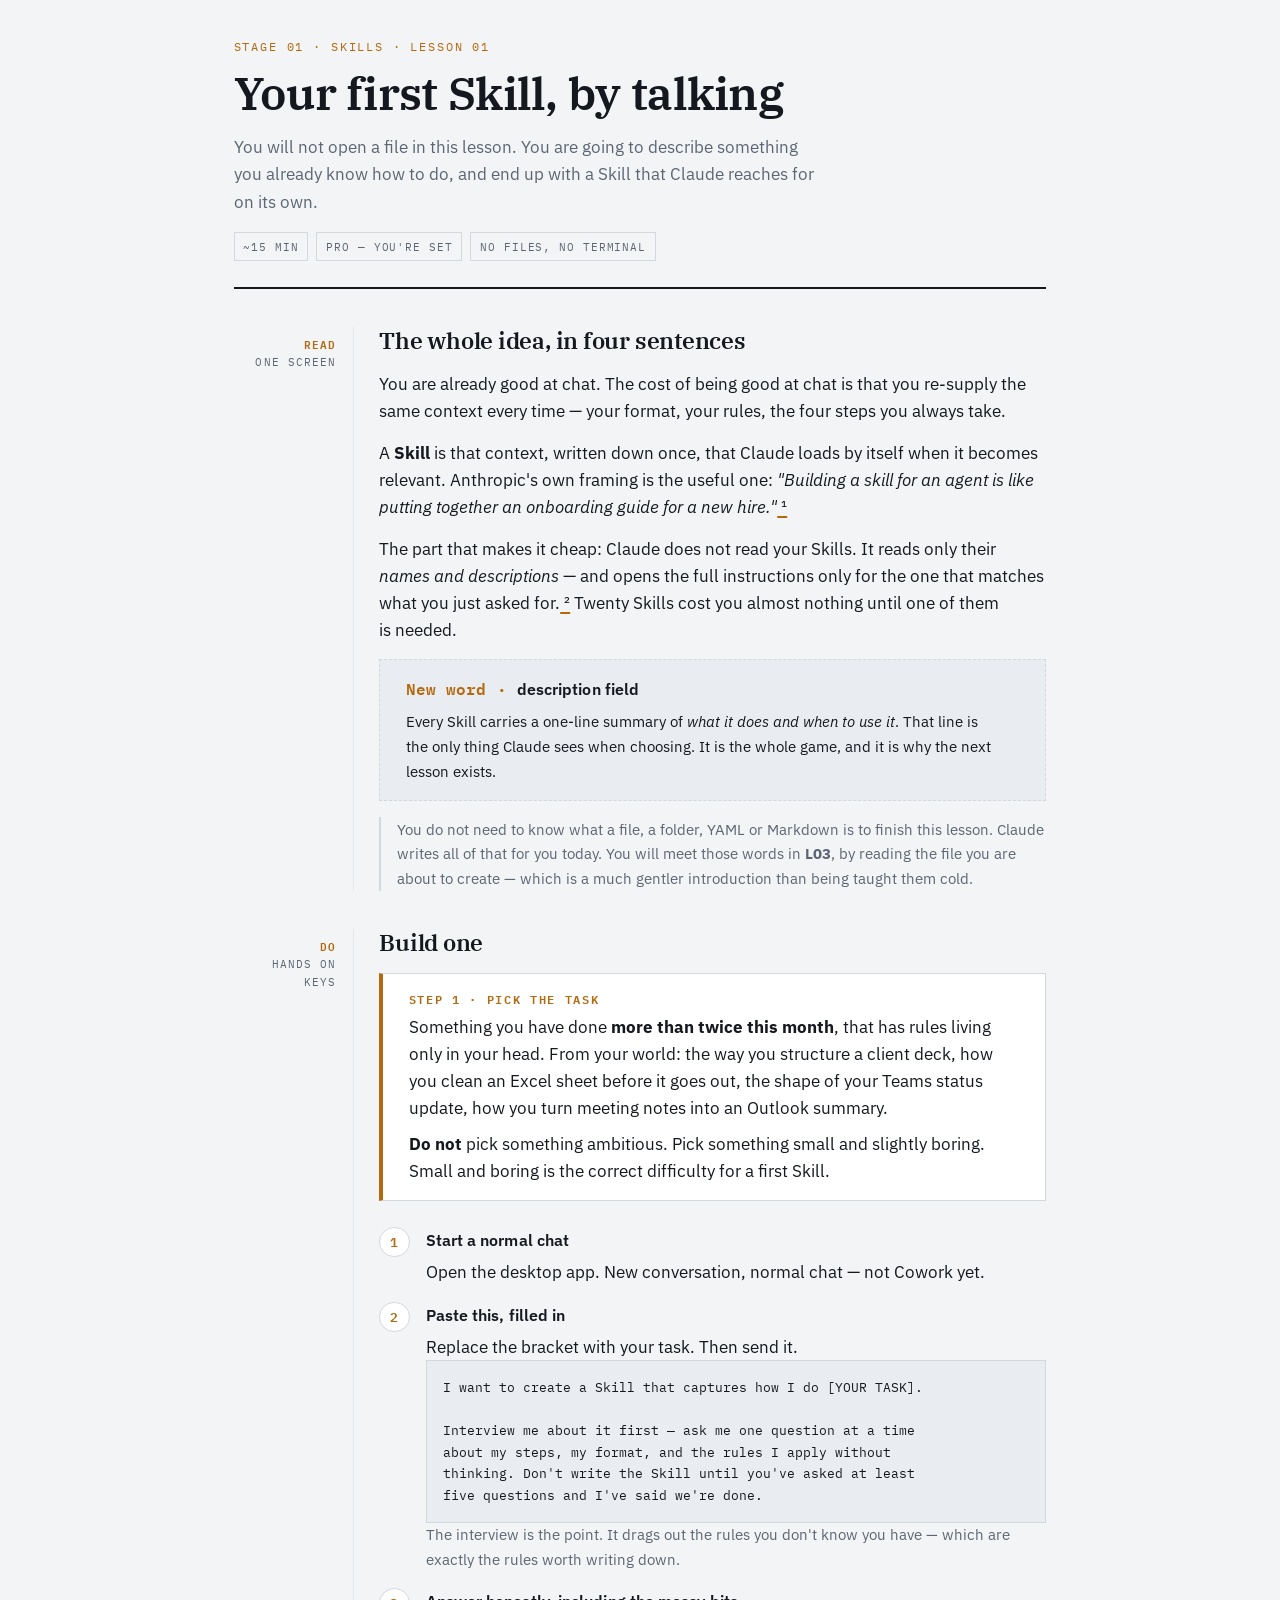
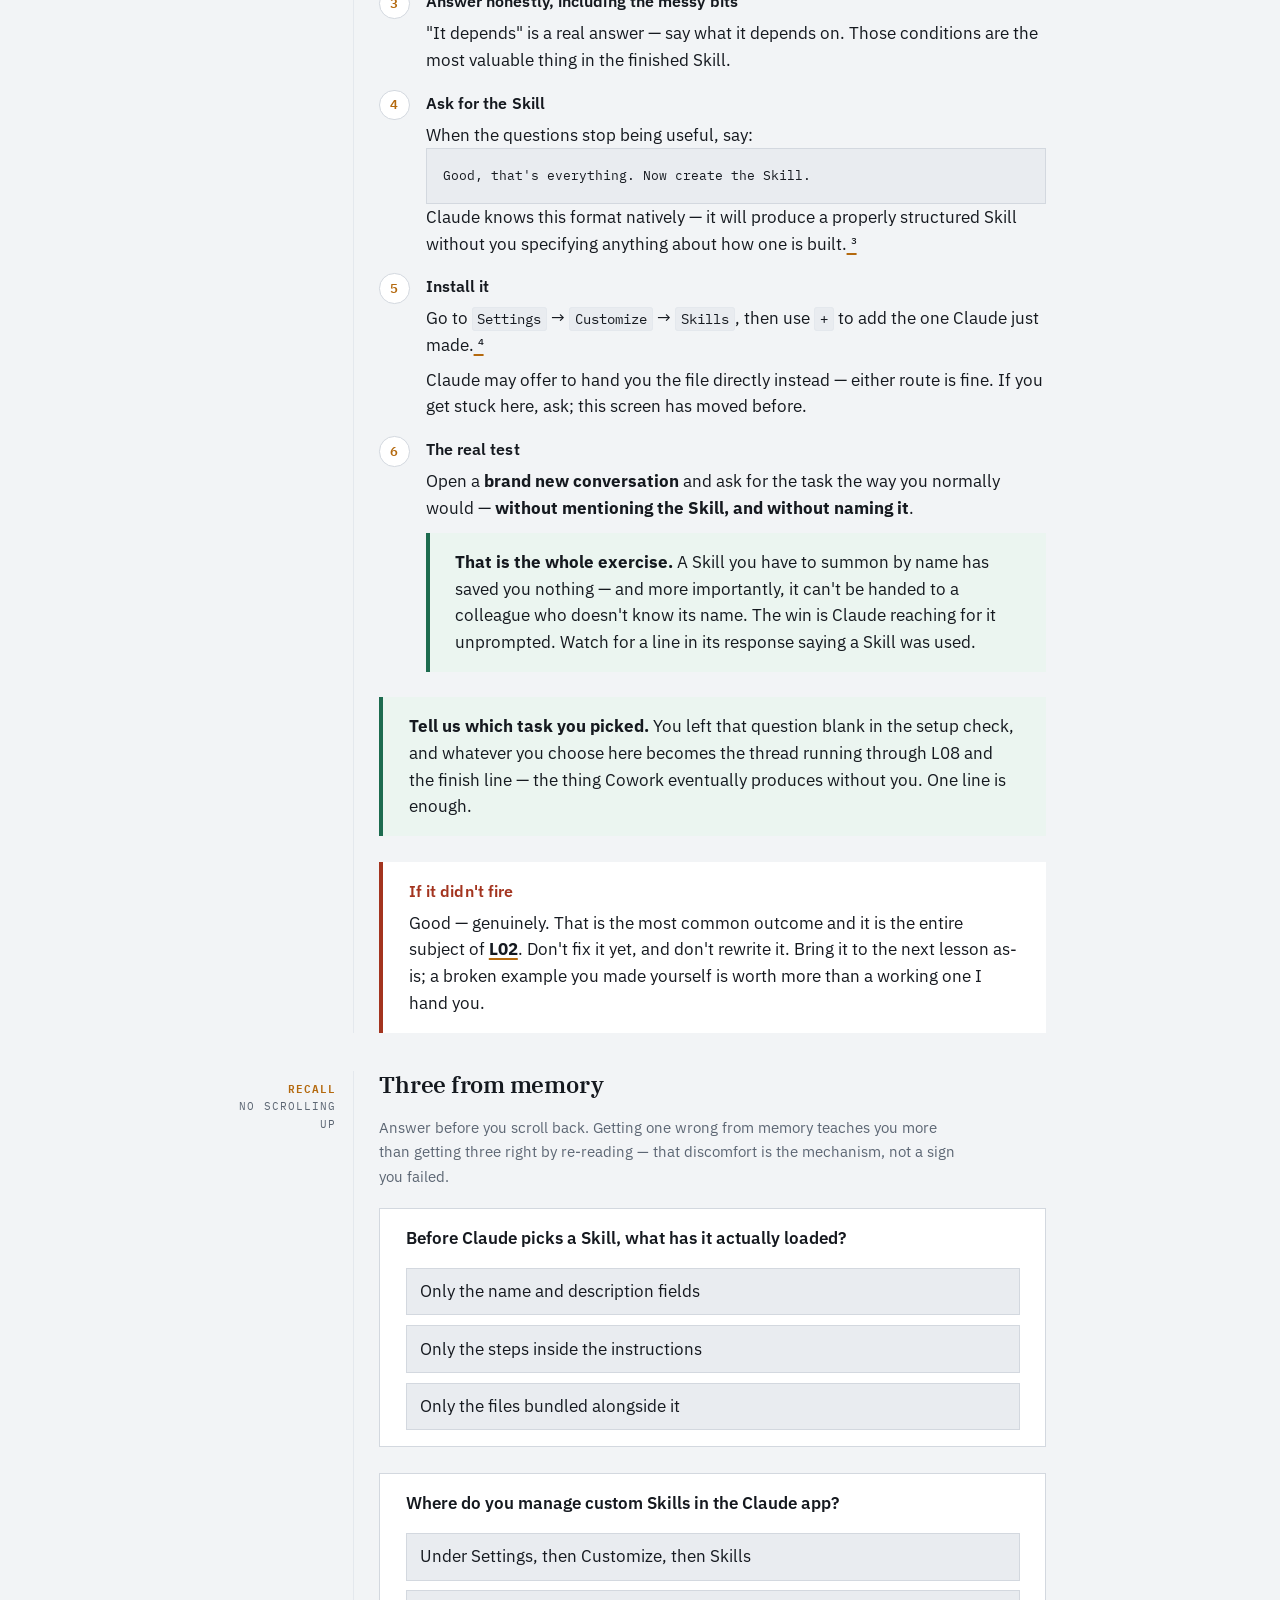
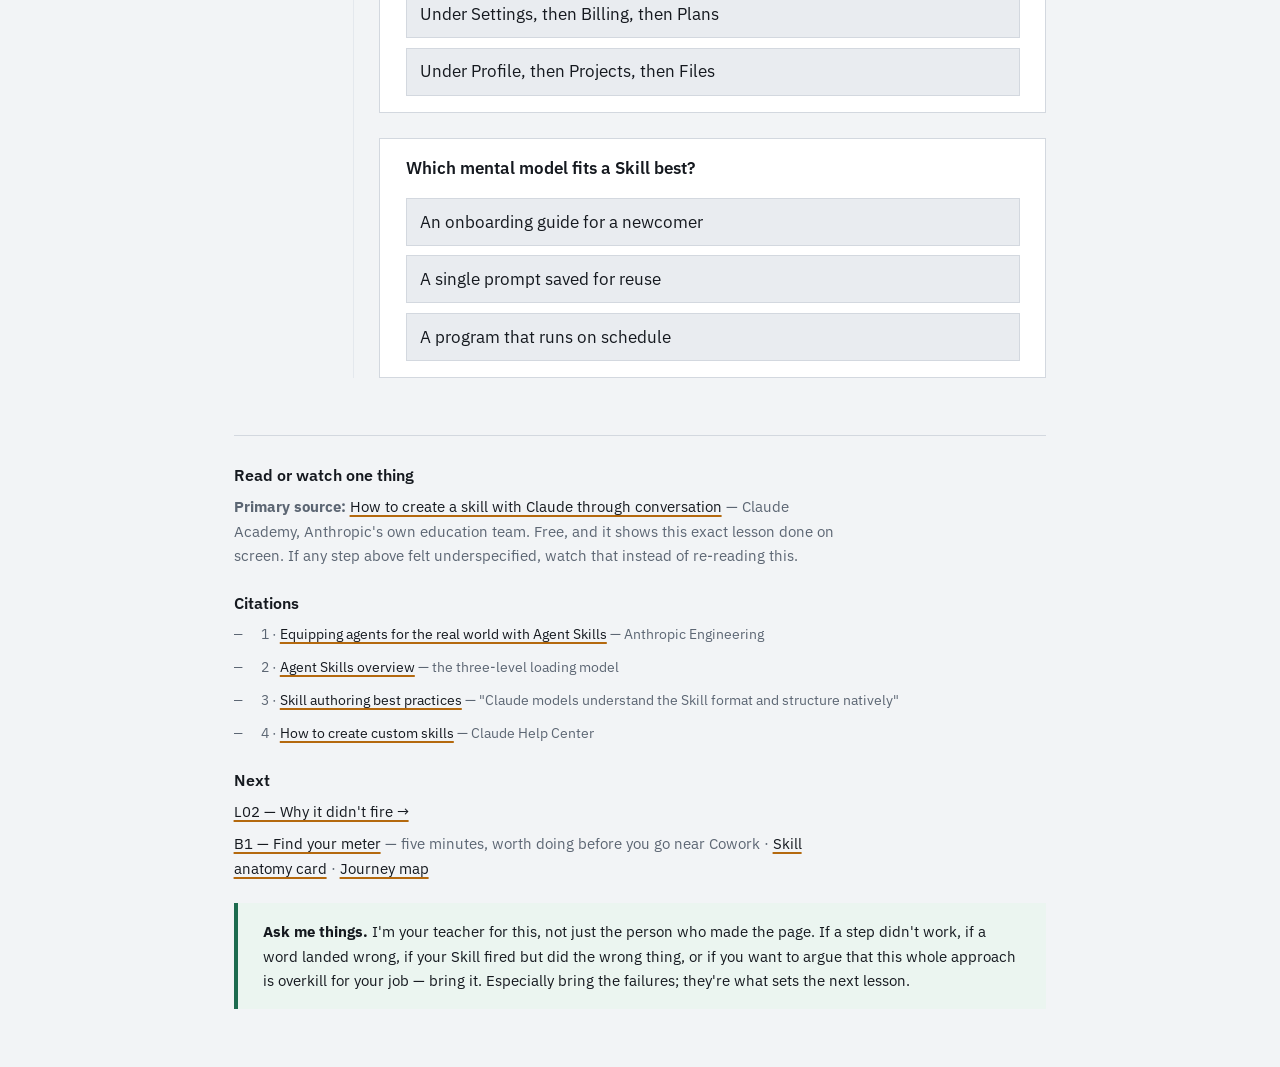
<file: lessons/0001-your-first-skill.html>
<!doctype html>
<html lang="en">
<head>
<meta charset="utf-8">
<meta name="viewport" content="width=device-width, initial-scale=1">
<title>L01 — Your First Skill, By Talking</title>
<link rel="stylesheet" href="https://fonts.googleapis.com/css2?family=IBM+Plex+Sans:wght@400;500;600&family=IBM+Plex+Serif:wght@500;600&family=IBM+Plex+Mono:wght@400;500;600&display=swap">
<link rel="stylesheet" href="../assets/course.css">
</head>
<body>
<div class="sheet">

  <div class="masthead">
    <p class="eyebrow">Stage 01 · Skills · Lesson 01</p>
    <h1>Your first Skill, by talking</h1>
    <p class="standfirst">You will not open a file in this lesson. You are going to describe something you already know how to do, and end up with a Skill that Claude reaches for on its own.</p>
    <div class="chips">
      <span class="chip">~15 min</span>
      <span class="chip">Pro — you're set</span>
      <span class="chip">No files, no terminal</span>
    </div>
  </div>

  <!-- KNOWLEDGE — deliberately short. This is the whole reading budget. -->
  <div class="row">
    <div class="mark"><b>Read</b>one screen</div>
    <div class="body">
      <h2>The whole idea, in four sentences</h2>
      <p>You are already good at chat. The cost of being good at chat is that you re-supply the same context every time — your format, your rules, the four steps you always take.</p>
      <p>A <strong>Skill</strong> is that context, written down once, that Claude loads by itself when it becomes relevant. Anthropic's own framing is the useful one: <em>"Building a skill for an agent is like putting together an onboarding guide for a new hire."</em><a href="https://www.anthropic.com/engineering/equipping-agents-for-the-real-world-with-agent-skills"> ¹</a></p>
      <p>The part that makes it cheap: Claude does not read your Skills. It reads only their <em>names and descriptions</em> — and opens the full instructions only for the one that matches what you just asked for.<a href="https://platform.claude.com/docs/en/agents-and-tools/agent-skills/overview"> ²</a> Twenty Skills cost you almost nothing until one of them is needed.</p>

      <div class="onramp">
        <h3>description field</h3>
        <p style="margin-top:.4rem">Every Skill carries a one-line summary of <em>what it does and when to use it</em>. That line is the only thing Claude sees when choosing. It is the whole game, and it is why the next lesson exists.</p>
      </div>

      <div class="aside">
        You do not need to know what a file, a folder, YAML or Markdown is to finish this lesson.
        Claude writes all of that for you today. You will meet those words in <strong>L03</strong>,
        by reading the file you are about to create — which is a much gentler introduction than
        being taught them cold.
      </div>
    </div>
  </div>

  <!-- PRACTICE -->
  <div class="row">
    <div class="mark"><b>Do</b>hands on keys</div>
    <div class="body">
      <h2>Build one</h2>

      <div class="do">
        <h3>Step 1 · Pick the task</h3>
        <p>Something you have done <strong>more than twice this month</strong>, that has rules living only in your head. From your world: the way you structure a client deck, how you clean an Excel sheet before it goes out, the shape of your Teams status update, how you turn meeting notes into an Outlook summary.</p>
        <p style="margin-top:.6rem"><strong>Do not</strong> pick something ambitious. Pick something small and slightly boring. Small and boring is the correct difficulty for a first Skill.</p>
      </div>

      <ol class="steps" style="margin-top:1.6rem">
        <li>
          <div>
            <h3>Start a normal chat</h3>
            <p>Open the desktop app. New conversation, normal chat — not Cowork yet.</p>
          </div>
        </li>
        <li>
          <div>
            <h3>Paste this, filled in</h3>
            <p>Replace the bracket with your task. Then send it.</p>
            <pre><code>I want to create a Skill that captures how I do [YOUR TASK].

Interview me about it first — ask me one question at a time
about my steps, my format, and the rules I apply without
thinking. Don't write the Skill until you've asked at least
five questions and I've said we're done.</code></pre>
            <p class="hint">The interview is the point. It drags out the rules you don't know you have — which are exactly the rules worth writing down.</p>
          </div>
        </li>
        <li>
          <div>
            <h3>Answer honestly, including the messy bits</h3>
            <p>"It depends" is a real answer — say what it depends on. Those conditions are the most valuable thing in the finished Skill.</p>
          </div>
        </li>
        <li>
          <div>
            <h3>Ask for the Skill</h3>
            <p>When the questions stop being useful, say:</p>
            <pre><code>Good, that's everything. Now create the Skill.</code></pre>
            <p>Claude knows this format natively — it will produce a properly structured Skill without you specifying anything about how one is built.<a href="https://platform.claude.com/docs/en/agents-and-tools/agent-skills/best-practices"> ³</a></p>
          </div>
        </li>
        <li>
          <div>
            <h3>Install it</h3>
            <p>Go to <code>Settings</code> → <code>Customize</code> → <code>Skills</code>, then use <code>+</code> to add the one Claude just made.<a href="https://support.claude.com/en/articles/12512198-how-to-create-custom-skills"> ⁴</a></p>
            <p style="margin-top:.5rem">Claude may offer to hand you the file directly instead — either route is fine. If you get stuck here, ask; this screen has moved before.</p>
          </div>
        </li>
        <li>
          <div>
            <h3>The real test</h3>
            <p>Open a <strong>brand new conversation</strong> and ask for the task the way you normally would — <strong>without mentioning the Skill, and without naming it</strong>.</p>
            <div class="ask" style="margin-top:.7rem">
              <strong>That is the whole exercise.</strong> A Skill you have to summon by name has saved
              you nothing — and more importantly, it can't be handed to a colleague who doesn't
              know its name. The win is Claude reaching for it unprompted. Watch for a line in its
              response saying a Skill was used.
            </div>
          </div>
        </li>
      </ol>

      <div class="ask" style="margin-top:1.6rem">
        <strong>Tell us which task you picked.</strong> You left that question blank in the setup
        check, and whatever you choose here becomes the thread running through L08 and the finish
        line — the thing Cowork eventually produces without you. One line is enough.
      </div>

      <div class="warn" style="margin-top:1.6rem">
        <h3 style="color:var(--alarm)">If it didn't fire</h3>
        <p>Good — genuinely. That is the most common outcome and it is the entire subject of
        <a href="0002-why-it-didnt-fire.html"><strong>L02</strong></a>. Don't fix it yet, and don't rewrite it. Bring it to the next lesson as-is;
        a broken example you made yourself is worth more than a working one I hand you.</p>
      </div>
    </div>
  </div>

  <!-- RETRIEVAL -->
  <div class="row">
    <div class="mark"><b>Recall</b>no scrolling up</div>
    <div class="body">
      <h2>Three from memory</h2>
      <p class="aside" style="border:0;padding:0;margin-bottom:1.2rem">Answer before you scroll back. Getting one wrong from memory teaches you more than getting three right by re-reading — that discomfort is the mechanism, not a sign you failed.</p>

      <div class="check">
        <div class="q" data-answer="a">
          <p>Before Claude picks a Skill, what has it actually loaded?</p>
          <div class="opts">
            <button class="opt" data-k="a" type="button">Only the name and description fields</button>
            <button class="opt" data-k="b" type="button">Only the steps inside the instructions</button>
            <button class="opt" data-k="c" type="button">Only the files bundled alongside it</button>
          </div>
          <p class="why" hidden>Names and descriptions only. Everything else stays unread until that Skill is chosen — which is why having many Skills costs you almost nothing, and why the description carries all the weight.</p>
        </div>

        <div class="q" data-answer="a">
          <p>Where do you manage custom Skills in the Claude app?</p>
          <div class="opts">
            <button class="opt" data-k="a" type="button">Under Settings, then Customize, then Skills</button>
            <button class="opt" data-k="b" type="button">Under Settings, then Billing, then Plans</button>
            <button class="opt" data-k="c" type="button">Under Profile, then Projects, then Files</button>
          </div>
          <p class="why" hidden>Settings → Customize → Skills. Worth remembering, because it's also where you go to check whether a Skill is switched on at all — a surprisingly common reason one seems broken.</p>
        </div>

        <div class="q" data-answer="a">
          <p>Which mental model fits a Skill best?</p>
          <div class="opts">
            <button class="opt" data-k="a" type="button">An onboarding guide for a newcomer</button>
            <button class="opt" data-k="b" type="button">A single prompt saved for reuse</button>
            <button class="opt" data-k="c" type="button">A program that runs on schedule</button>
          </div>
          <p class="why" hidden>An onboarding guide. The difference from a saved prompt matters: a saved prompt waits for you to fetch it, while a Skill is picked up on its own when the situation calls for it — and it can carry extra files, the way a real onboarding pack has appendices.</p>
        </div>
      </div>
    </div>
  </div>

  <div class="foot">
    <h3>Read or watch one thing</h3>
    <p><strong>Primary source:</strong>
      <a href="https://academy.claude.com/tutorials/how-to-create-a-skill-with-claude-through-conversation">How to create a skill with Claude through conversation</a>
      — Claude Academy, Anthropic's own education team. Free, and it shows this exact lesson done
      on screen. If any step above felt underspecified, watch that instead of re-reading this.</p>

    <h3 style="margin-top:1.4rem">Citations</h3>
    <ul class="plain" style="font-size:.9rem">
      <li>1 · <a href="https://www.anthropic.com/engineering/equipping-agents-for-the-real-world-with-agent-skills">Equipping agents for the real world with Agent Skills</a> — Anthropic Engineering</li>
      <li>2 · <a href="https://platform.claude.com/docs/en/agents-and-tools/agent-skills/overview">Agent Skills overview</a> — the three-level loading model</li>
      <li>3 · <a href="https://platform.claude.com/docs/en/agents-and-tools/agent-skills/best-practices">Skill authoring best practices</a> — "Claude models understand the Skill format and structure natively"</li>
      <li>4 · <a href="https://support.claude.com/en/articles/12512198-how-to-create-custom-skills">How to create custom skills</a> — Claude Help Center</li>
    </ul>

    <h3 style="margin-top:1.4rem">Next</h3>
    <p><a href="0002-why-it-didnt-fire.html">L02 — Why it didn't fire →</a></p>
    <p style="margin-top:.5rem"><a href="0003-find-your-meter.html">B1 — Find your meter</a> — five minutes, worth doing before you go near Cowork · <a href="../reference/skill-anatomy.html">Skill anatomy card</a> · <a href="../reference/journey-map.html">Journey map</a></p>

    <div class="ask" style="margin-top:1.4rem">
      <strong>Ask me things.</strong> I'm your teacher for this, not just the person who made the page.
      If a step didn't work, if a word landed wrong, if your Skill fired but did the wrong thing, or
      if you want to argue that this whole approach is overkill for your job — bring it. Especially
      bring the failures; they're what sets the next lesson.
    </div>
  </div>

</div>

<script src="../assets/quiz.js"></script>
</body>
</html>
</file>
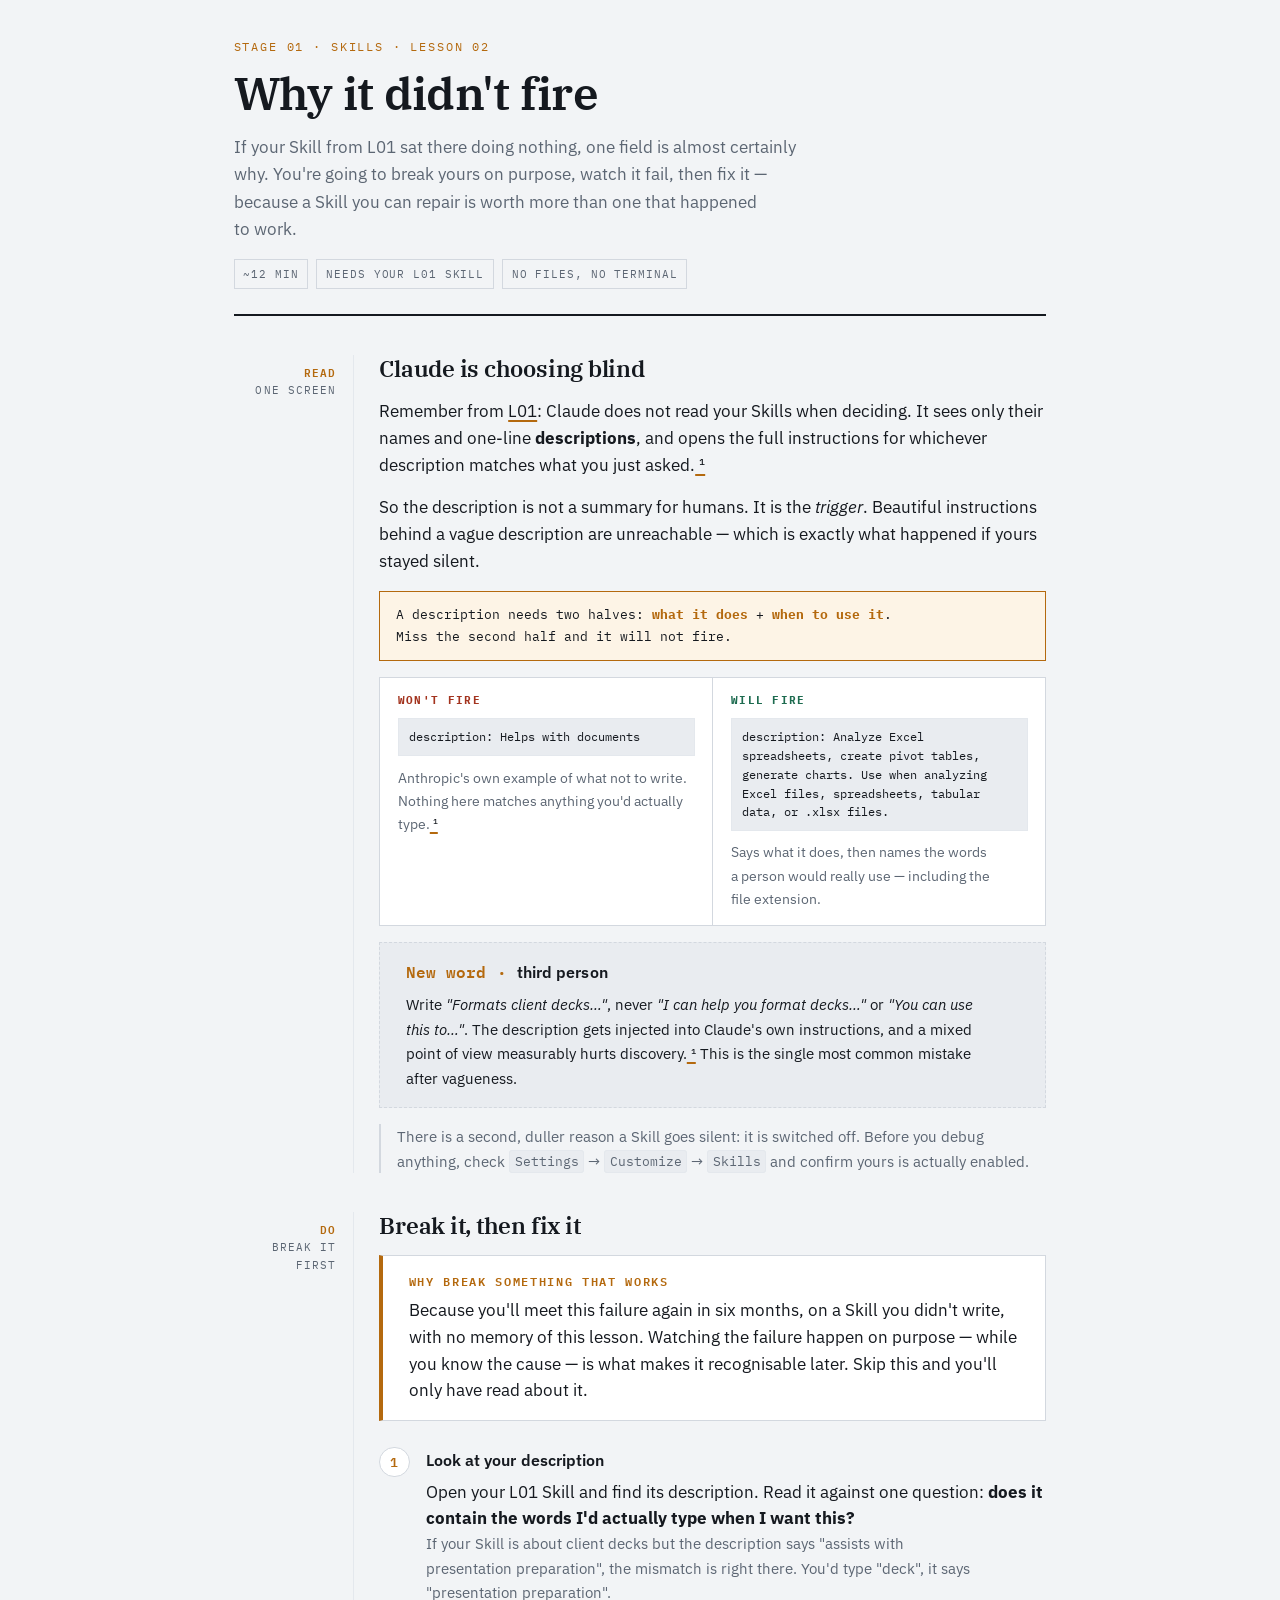
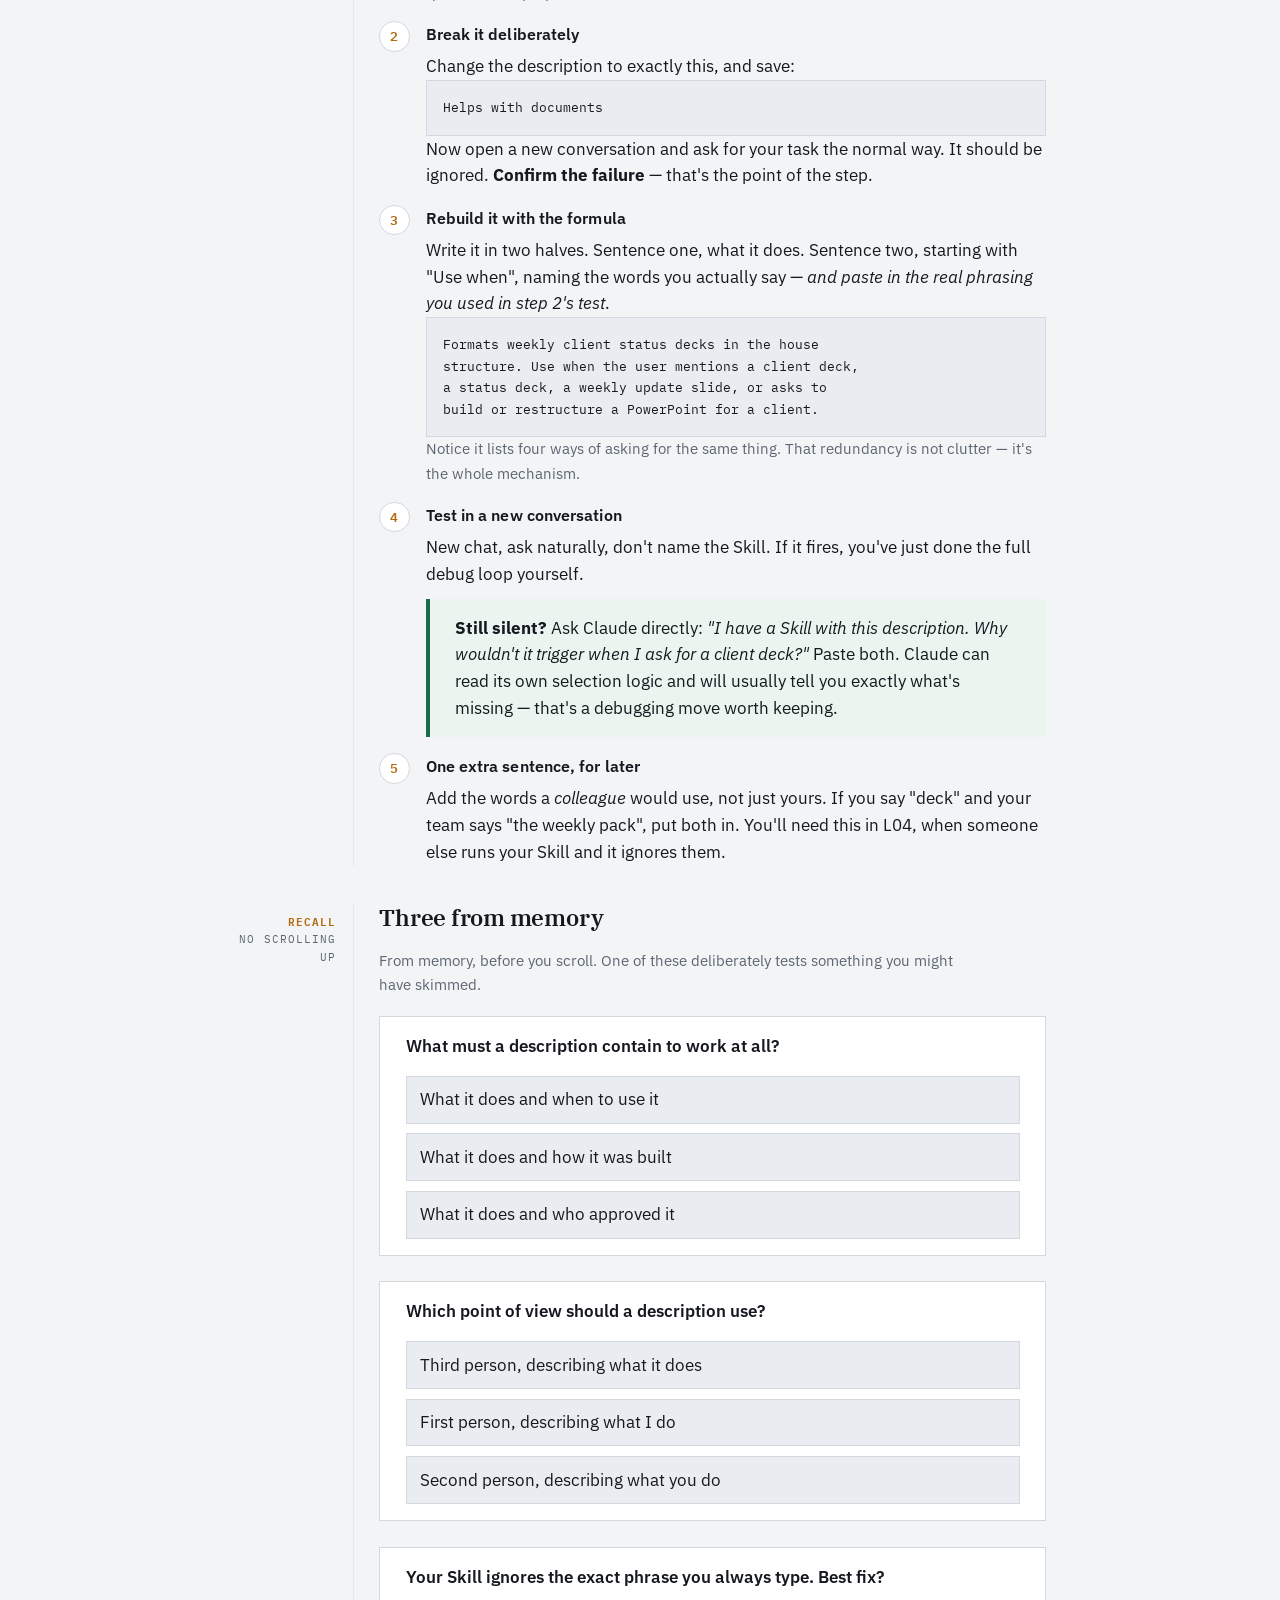
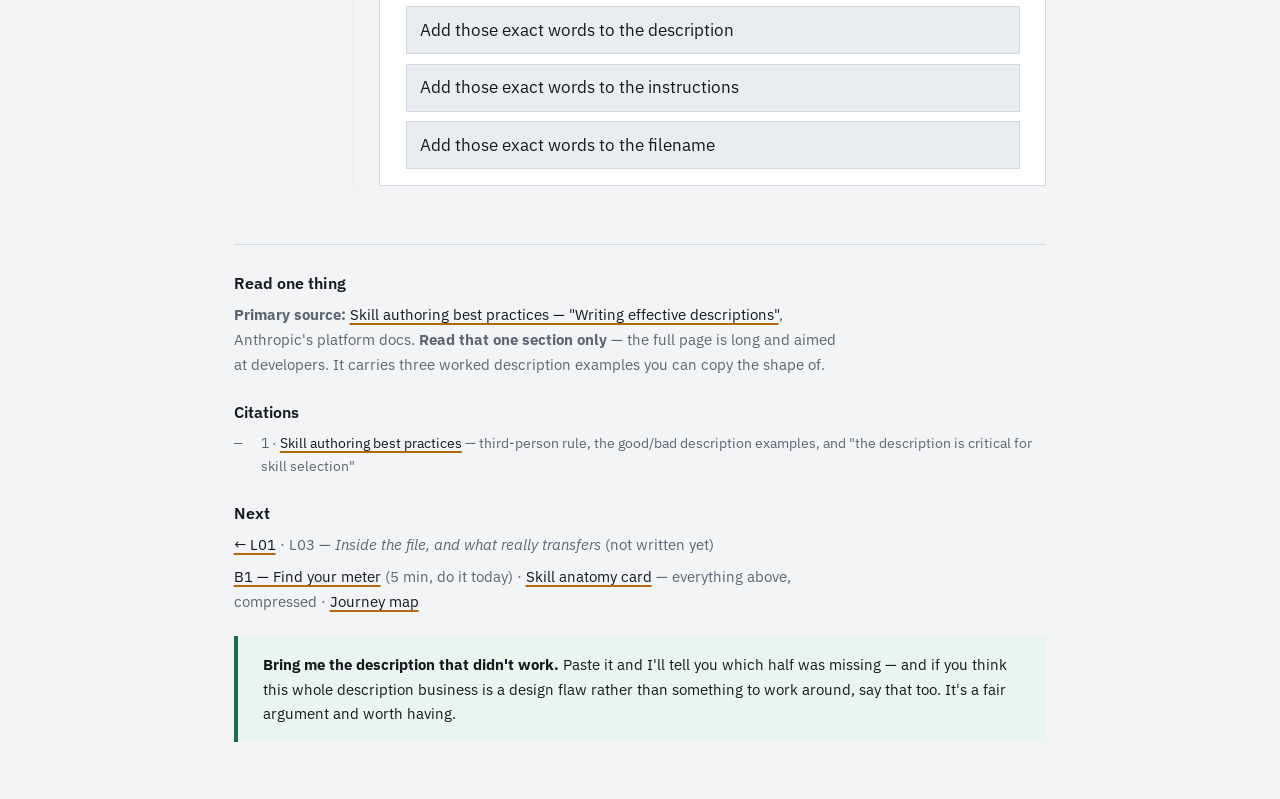
<file: lessons/0002-why-it-didnt-fire.html>
<!doctype html>
<html lang="en">
<head>
<meta charset="utf-8">
<meta name="viewport" content="width=device-width, initial-scale=1">
<title>L02 — Why It Didn't Fire</title>
<link rel="stylesheet" href="https://fonts.googleapis.com/css2?family=IBM+Plex+Sans:wght@400;500;600&family=IBM+Plex+Serif:wght@500;600&family=IBM+Plex+Mono:wght@400;500;600&display=swap">
<link rel="stylesheet" href="../assets/course.css">
<style>
  /* side-by-side good/bad comparison — the whole point of this lesson */
  .versus { display:grid; grid-template-columns:repeat(auto-fit,minmax(15rem,1fr)); gap:1px; background:var(--rule); border:1px solid var(--rule); margin-top:var(--s3); }
  .versus > div { background:var(--panel); padding:.9rem 1.1rem; }
  .versus h4 { font-family:var(--mono); font-size:.68rem; letter-spacing:.12em; text-transform:uppercase; margin:0 0 .5rem; }
  .versus .no h4 { color:var(--alarm); }
  .versus .yes h4 { color:var(--verified); }
  .versus code { display:block; background:var(--panel-sunk); border:1px solid var(--rule-soft); border-radius:0; padding:.55rem .65rem; font-size:.78rem; line-height:1.5; }
  .versus p { font-size:.9rem; color:var(--muted); margin-top:.6rem; }
  .formula { font-family:var(--mono); font-size:.82rem; background:var(--signal-bg); border:1px solid var(--signal); padding:.8rem 1rem; margin-top:var(--s3); }
  .formula b { color:var(--signal); }
</style>
</head>
<body>
<div class="sheet">

  <div class="masthead">
    <p class="eyebrow">Stage 01 · Skills · Lesson 02</p>
    <h1>Why it didn't fire</h1>
    <p class="standfirst">If your Skill from L01 sat there doing nothing, one field is almost certainly why. You're going to break yours on purpose, watch it fail, then fix it — because a Skill you can repair is worth more than one that happened to work.</p>
    <div class="chips">
      <span class="chip">~12 min</span>
      <span class="chip">Needs your L01 Skill</span>
      <span class="chip">No files, no terminal</span>
    </div>
  </div>

  <div class="row">
    <div class="mark"><b>Read</b>one screen</div>
    <div class="body">
      <h2>Claude is choosing blind</h2>
      <p>Remember from <a href="0001-your-first-skill.html">L01</a>: Claude does not read your Skills when deciding. It sees only their names and one-line <strong>descriptions</strong>, and opens the full instructions for whichever description matches what you just asked.<a href="https://platform.claude.com/docs/en/agents-and-tools/agent-skills/best-practices"> ¹</a></p>
      <p>So the description is not a summary for humans. It is the <em>trigger</em>. Beautiful instructions behind a vague description are unreachable — which is exactly what happened if yours stayed silent.</p>

      <div class="formula">
        A description needs two halves: <b>what it does</b> + <b>when to use it</b>.<br>
        Miss the second half and it will not fire.
      </div>

      <div class="versus">
        <div class="no">
          <h4>Won't fire</h4>
          <code>description: Helps with documents</code>
          <p>Anthropic's own example of what not to write. Nothing here matches anything you'd actually type.<a href="https://platform.claude.com/docs/en/agents-and-tools/agent-skills/best-practices"> ¹</a></p>
        </div>
        <div class="yes">
          <h4>Will fire</h4>
          <code>description: Analyze Excel spreadsheets, create pivot tables, generate charts. Use when analyzing Excel files, spreadsheets, tabular data, or .xlsx files.</code>
          <p>Says what it does, then names the words a person would really use — including the file extension.</p>
        </div>
      </div>

      <div class="onramp">
        <h3>third person</h3>
        <p style="margin-top:.4rem">Write <em>"Formats client decks…"</em>, never <em>"I can help you format decks…"</em> or <em>"You can use this to…"</em>. The description gets injected into Claude's own instructions, and a mixed point of view measurably hurts discovery.<a href="https://platform.claude.com/docs/en/agents-and-tools/agent-skills/best-practices"> ¹</a> This is the single most common mistake after vagueness.</p>
      </div>

      <div class="aside">
        There is a second, duller reason a Skill goes silent: it is switched off. Before you debug
        anything, check <code>Settings</code> → <code>Customize</code> → <code>Skills</code> and
        confirm yours is actually enabled.
      </div>
    </div>
  </div>

  <div class="row">
    <div class="mark"><b>Do</b>break it first</div>
    <div class="body">
      <h2>Break it, then fix it</h2>

      <div class="do">
        <h3>Why break something that works</h3>
        <p>Because you'll meet this failure again in six months, on a Skill you didn't write, with no memory of this lesson. Watching the failure happen on purpose — while you know the cause — is what makes it recognisable later. Skip this and you'll only have read about it.</p>
      </div>

      <ol class="steps" style="margin-top:1.6rem">
        <li>
          <div>
            <h3>Look at your description</h3>
            <p>Open your L01 Skill and find its description. Read it against one question: <strong>does it contain the words I'd actually type when I want this?</strong></p>
            <p class="hint">If your Skill is about client decks but the description says "assists with presentation preparation", the mismatch is right there. You'd type "deck", it says "presentation preparation".</p>
          </div>
        </li>
        <li>
          <div>
            <h3>Break it deliberately</h3>
            <p>Change the description to exactly this, and save:</p>
            <pre><code>Helps with documents</code></pre>
            <p>Now open a new conversation and ask for your task the normal way. It should be ignored. <strong>Confirm the failure</strong> — that's the point of the step.</p>
          </div>
        </li>
        <li>
          <div>
            <h3>Rebuild it with the formula</h3>
            <p>Write it in two halves. Sentence one, what it does. Sentence two, starting with "Use when", naming the words you actually say — <em>and paste in the real phrasing you used in step 2's test</em>.</p>
            <pre><code>Formats weekly client status decks in the house
structure. Use when the user mentions a client deck,
a status deck, a weekly update slide, or asks to
build or restructure a PowerPoint for a client.</code></pre>
            <p class="hint">Notice it lists four ways of asking for the same thing. That redundancy is not clutter — it's the whole mechanism.</p>
          </div>
        </li>
        <li>
          <div>
            <h3>Test in a new conversation</h3>
            <p>New chat, ask naturally, don't name the Skill. If it fires, you've just done the full debug loop yourself.</p>
            <div class="ask" style="margin-top:.7rem">
              <strong>Still silent?</strong> Ask Claude directly: <em>"I have a Skill with this
              description. Why wouldn't it trigger when I ask for a client deck?"</em> Paste both.
              Claude can read its own selection logic and will usually tell you exactly what's
              missing — that's a debugging move worth keeping.
            </div>
          </div>
        </li>
        <li>
          <div>
            <h3>One extra sentence, for later</h3>
            <p>Add the words a <em>colleague</em> would use, not just yours. If you say "deck" and your team says "the weekly pack", put both in. You'll need this in L04, when someone else runs your Skill and it ignores them.</p>
          </div>
        </li>
      </ol>
    </div>
  </div>

  <div class="row">
    <div class="mark"><b>Recall</b>no scrolling up</div>
    <div class="body">
      <h2>Three from memory</h2>
      <p class="aside" style="border:0;padding:0;margin-bottom:1.2rem">From memory, before you scroll. One of these deliberately tests something you might have skimmed.</p>

      <div class="check">
        <div class="q" data-answer="a">
          <p>What must a description contain to work at all?</p>
          <div class="opts">
            <button class="opt" data-k="a" type="button">What it does and when to use it</button>
            <button class="opt" data-k="b" type="button">What it does and how it was built</button>
            <button class="opt" data-k="c" type="button">What it does and who approved it</button>
          </div>
          <p class="why" hidden>Both halves. "What it does" alone is the classic silent Skill — Claude has no way to tell whether your request is an occasion for it. "Use when…" is the half people forget.</p>
        </div>

        <div class="q" data-answer="a">
          <p>Which point of view should a description use?</p>
          <div class="opts">
            <button class="opt" data-k="a" type="button">Third person, describing what it does</button>
            <button class="opt" data-k="b" type="button">First person, describing what I do</button>
            <button class="opt" data-k="c" type="button">Second person, describing what you do</button>
          </div>
          <p class="why" hidden>Third person. The description is injected into Claude's own instructions, so "I can help you…" and "You can use this to…" both read as noise from the wrong speaker and hurt discovery.</p>
        </div>

        <div class="q" data-answer="a">
          <p>Your Skill ignores the exact phrase you always type. Best fix?</p>
          <div class="opts">
            <button class="opt" data-k="a" type="button">Add those exact words to the description</button>
            <button class="opt" data-k="b" type="button">Add those exact words to the instructions</button>
            <button class="opt" data-k="c" type="button">Add those exact words to the filename</button>
          </div>
          <p class="why" hidden>The description — that's the only part Claude reads before choosing. Adding them to the instructions changes nothing, because the instructions are never opened unless the description won first. This distinction is the whole lesson.</p>
        </div>
      </div>
    </div>
  </div>

  <div class="foot">
    <h3>Read one thing</h3>
    <p><strong>Primary source:</strong>
      <a href="https://platform.claude.com/docs/en/agents-and-tools/agent-skills/best-practices#writing-effective-descriptions">Skill authoring best practices — "Writing effective descriptions"</a>,
      Anthropic's platform docs. <strong>Read that one section only</strong> — the full page is long and
      aimed at developers. It carries three worked description examples you can copy the shape of.</p>

    <h3 style="margin-top:1.4rem">Citations</h3>
    <ul class="plain" style="font-size:.9rem">
      <li>1 · <a href="https://platform.claude.com/docs/en/agents-and-tools/agent-skills/best-practices">Skill authoring best practices</a> — third-person rule, the good/bad description examples, and "the description is critical for skill selection"</li>
    </ul>

    <h3 style="margin-top:1.4rem">Next</h3>
    <p><a href="0001-your-first-skill.html">← L01</a> · L03 — <em>Inside the file, and what really transfers</em> (not written yet)</p>
    <p style="margin-top:.5rem"><a href="0003-find-your-meter.html">B1 — Find your meter</a> (5 min, do it today) · <a href="../reference/skill-anatomy.html">Skill anatomy card</a> — everything above, compressed · <a href="../reference/journey-map.html">Journey map</a></p>

    <div class="ask" style="margin-top:1.4rem">
      <strong>Bring me the description that didn't work.</strong> Paste it and I'll tell you which
      half was missing — and if you think this whole description business is a design flaw rather
      than something to work around, say that too. It's a fair argument and worth having.
    </div>
  </div>

</div>

<script src="../assets/quiz.js"></script>
</body>
</html>
</file>
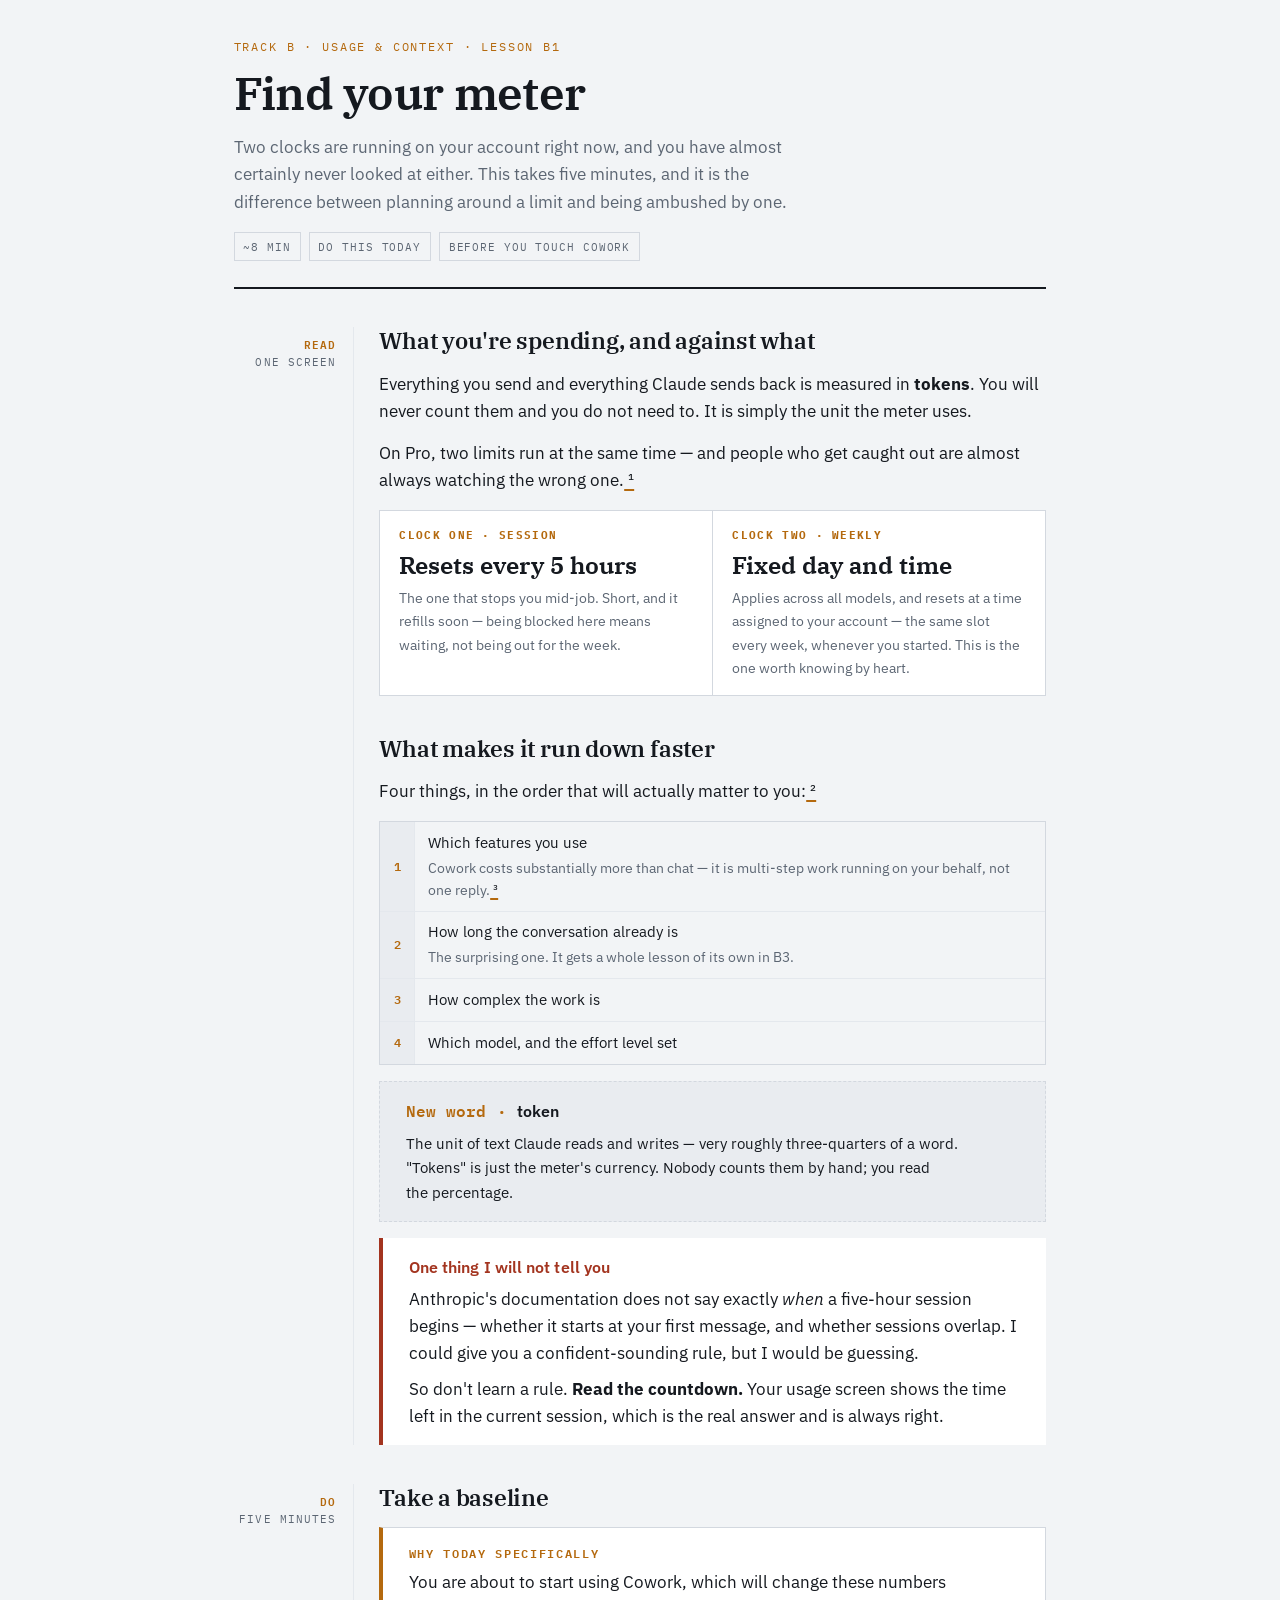
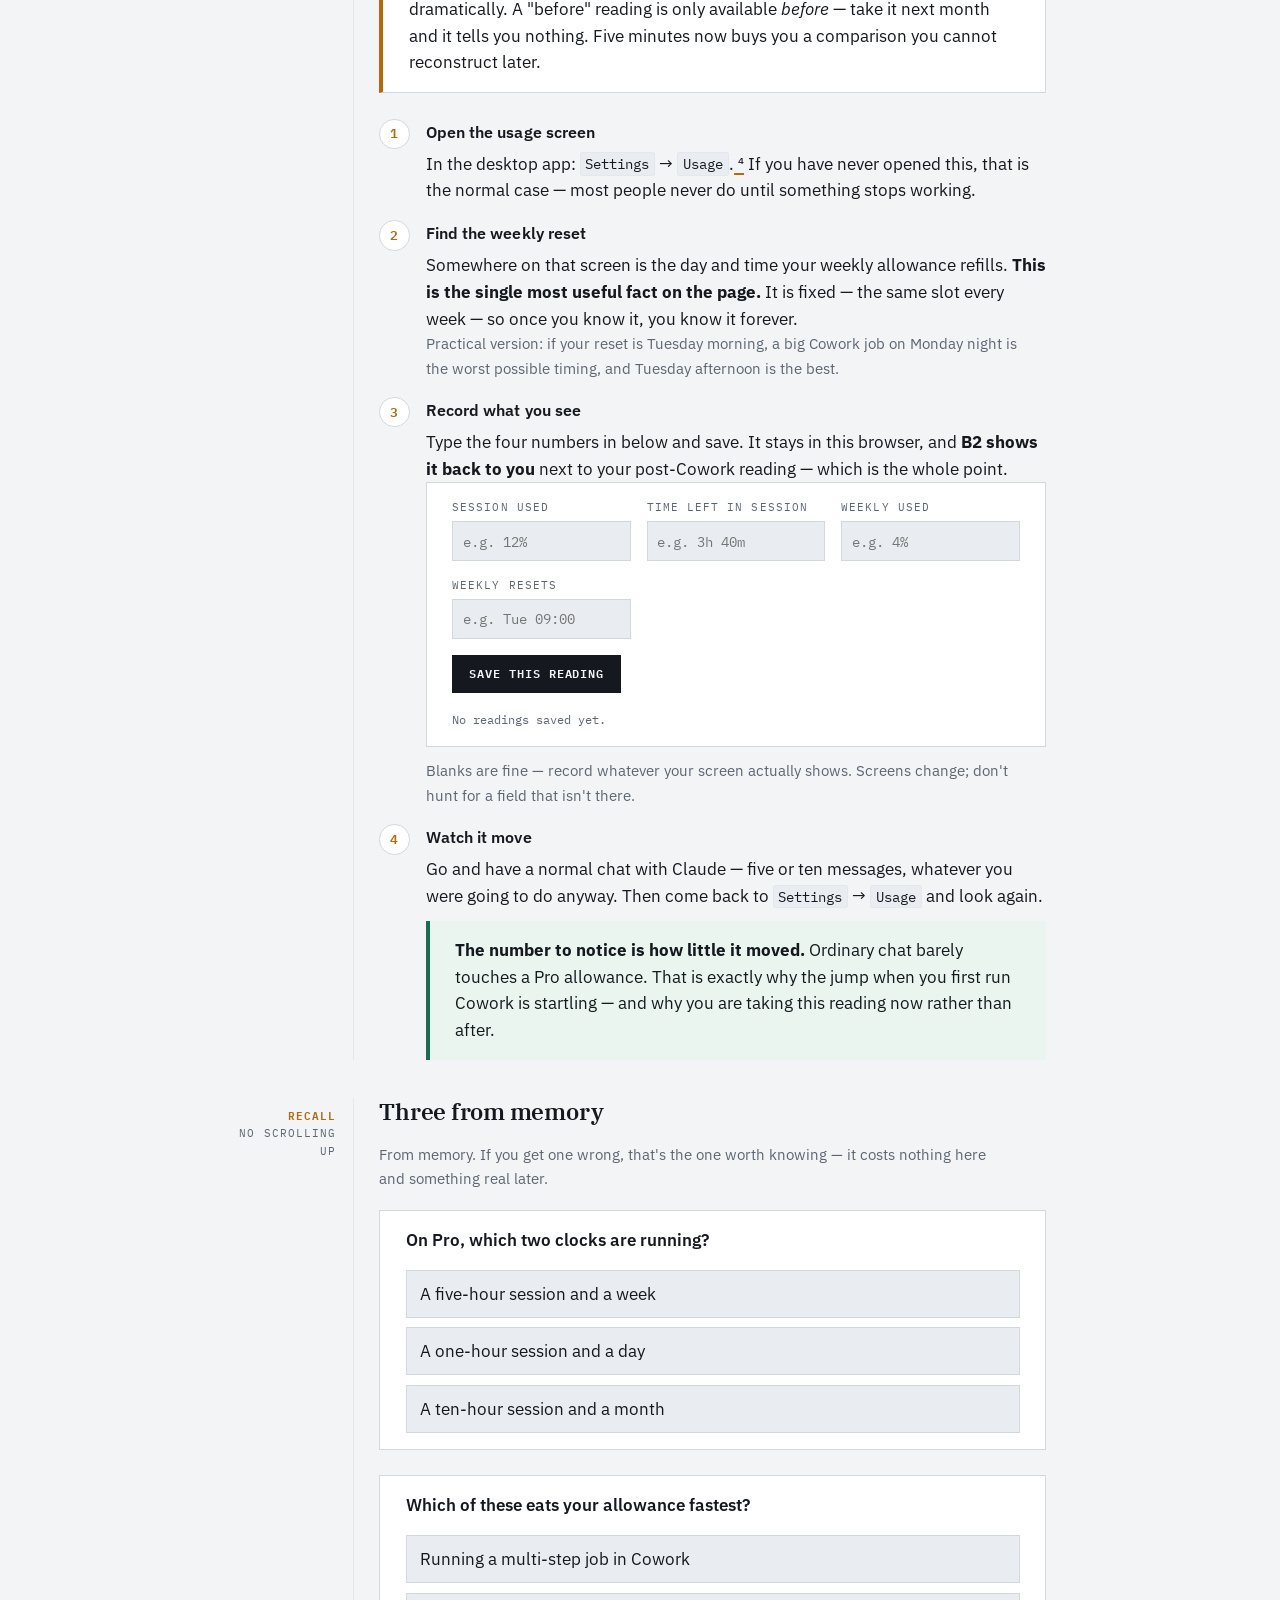
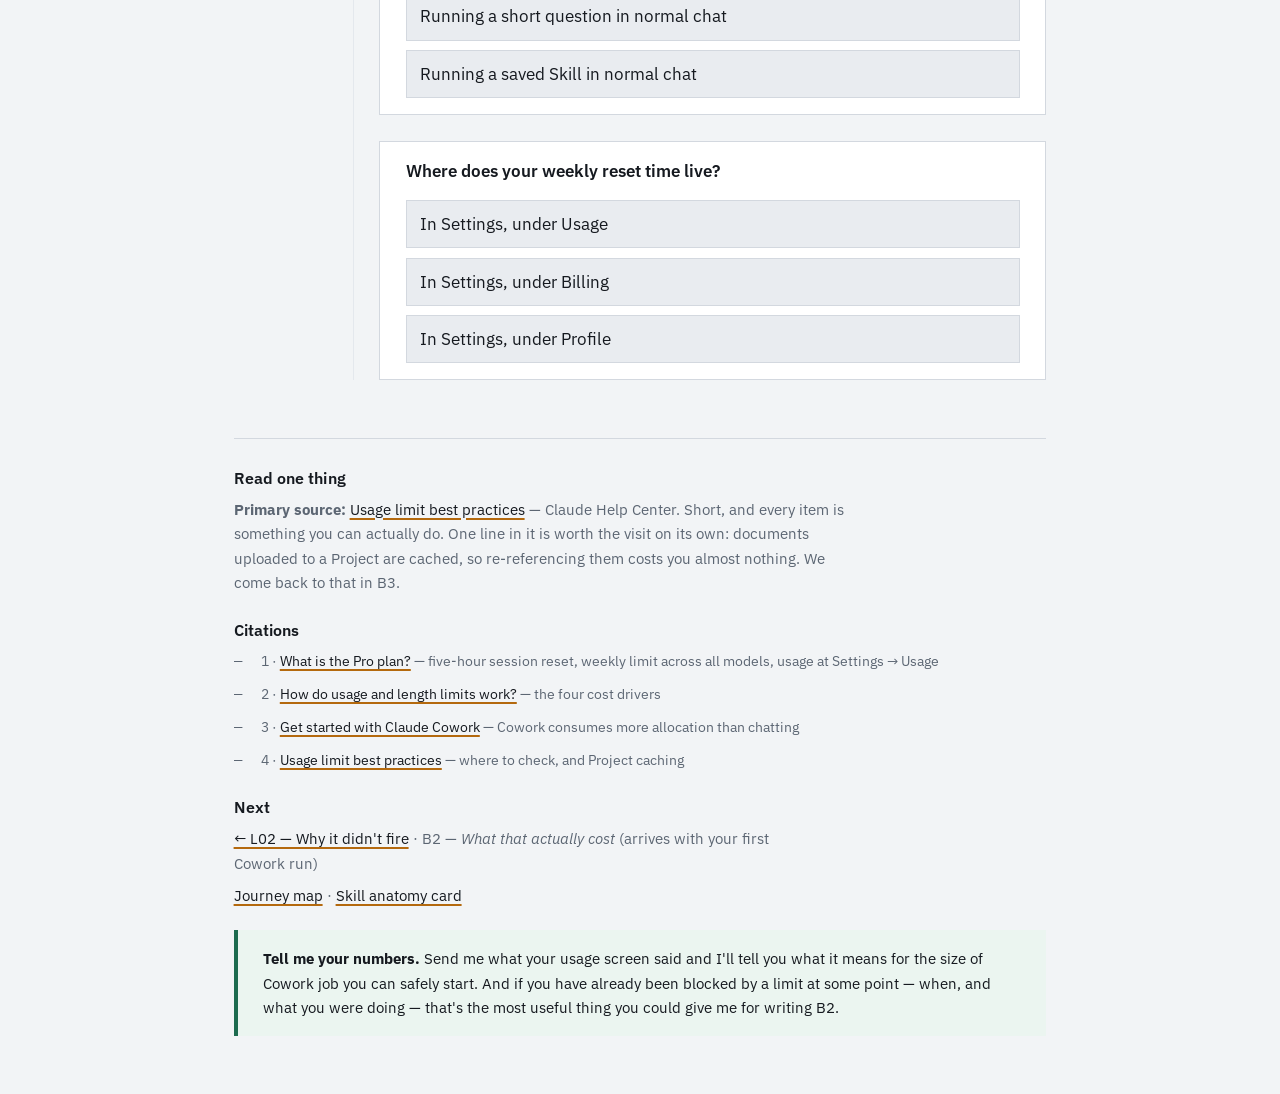
<file: lessons/0003-find-your-meter.html>
<!doctype html>
<html lang="en">
<head>
<meta charset="utf-8">
<meta name="viewport" content="width=device-width, initial-scale=1">
<title>B1 — Find Your Meter</title>
<link rel="stylesheet" href="https://fonts.googleapis.com/css2?family=IBM+Plex+Sans:wght@400;500;600&family=IBM+Plex+Serif:wght@500;600&family=IBM+Plex+Mono:wght@400;500;600&display=swap">
<link rel="stylesheet" href="../assets/course.css">
<style>
  /* two-clock diagram — the whole concept in one glance */
  .clocks { display:grid; grid-template-columns:repeat(auto-fit,minmax(14rem,1fr)); gap:1px; background:var(--rule); border:1px solid var(--rule); margin-top:var(--s3); }
  .clock { background:var(--panel); padding:1rem 1.2rem; }
  .clock h4 { font-family:var(--mono); font-size:.68rem; letter-spacing:.12em; text-transform:uppercase; color:var(--signal); margin:0 0 .5rem; }
  .clock .big { font-family:var(--serif); font-size:1.5rem; font-weight:600; line-height:1.1; }
  .clock p { font-size:.9rem; color:var(--muted); margin-top:.45rem; }
  .drivers { display:grid; gap:0; border:1px solid var(--rule); margin-top:var(--s3); }
  .driver { display:grid; grid-template-columns:2.2rem minmax(0,1fr); border-bottom:1px solid var(--rule-soft); }
  .driver:last-child { border-bottom:0; }
  .driver .rank { font-family:var(--mono); font-size:.72rem; font-weight:600; color:var(--signal); background:var(--panel-sunk); display:grid; place-items:center; border-right:1px solid var(--rule-soft); }
  .driver .d { padding:.55rem .8rem; font-size:.94rem; }
  .driver .d em { color:var(--muted); font-style:normal; display:block; font-size:.87rem; margin-top:.1rem; }
</style>
</head>
<body>
<div class="sheet">

  <div class="masthead">
    <p class="eyebrow">Track B · Usage &amp; context · Lesson B1</p>
    <h1>Find your meter</h1>
    <p class="standfirst">Two clocks are running on your account right now, and you have almost certainly never looked at either. This takes five minutes, and it is the difference between planning around a limit and being ambushed by one.</p>
    <div class="chips">
      <span class="chip">~8 min</span>
      <span class="chip">Do this today</span>
      <span class="chip">Before you touch Cowork</span>
    </div>
  </div>

  <div class="row">
    <div class="mark"><b>Read</b>one screen</div>
    <div class="body">
      <h2>What you're spending, and against what</h2>
      <p>Everything you send and everything Claude sends back is measured in <strong>tokens</strong>. You will never count them and you do not need to. It is simply the unit the meter uses.</p>
      <p>On Pro, two limits run at the same time — and people who get caught out are almost always watching the wrong one.<a href="https://support.claude.com/en/articles/8325606-what-is-the-pro-plan"> ¹</a></p>

      <div class="clocks">
        <div class="clock">
          <h4>Clock one · session</h4>
          <div class="big">Resets every 5 hours</div>
          <p>The one that stops you mid-job. Short, and it refills soon — being blocked here means waiting, not being out for the week.</p>
        </div>
        <div class="clock">
          <h4>Clock two · weekly</h4>
          <div class="big">Fixed day and time</div>
          <p>Applies across all models, and resets at a time assigned to your account — the same slot every week, whenever you started. This is the one worth knowing by heart.</p>
        </div>
      </div>

      <h2 style="margin-top:var(--s5)">What makes it run down faster</h2>
      <p>Four things, in the order that will actually matter to you:<a href="https://support.claude.com/en/articles/11647753-how-do-usage-and-length-limits-work"> ²</a></p>

      <div class="drivers">
        <div class="driver"><span class="rank">1</span><div class="d">Which features you use<em>Cowork costs substantially more than chat — it is multi-step work running on your behalf, not one reply.<a href="https://support.claude.com/en/articles/13345190-get-started-with-claude-cowork"> ³</a></em></div></div>
        <div class="driver"><span class="rank">2</span><div class="d">How long the conversation already is<em>The surprising one. It gets a whole lesson of its own in B3.</em></div></div>
        <div class="driver"><span class="rank">3</span><div class="d">How complex the work is</div></div>
        <div class="driver"><span class="rank">4</span><div class="d">Which model, and the effort level set</div></div>
      </div>

      <div class="onramp">
        <h3>token</h3>
        <p style="margin-top:.4rem">The unit of text Claude reads and writes — very roughly three-quarters of a word. "Tokens" is just the meter's currency. Nobody counts them by hand; you read the percentage.</p>
      </div>

      <div class="warn">
        <h3 style="color:var(--alarm)">One thing I will not tell you</h3>
        <p>Anthropic's documentation does not say exactly <em>when</em> a five-hour session begins — whether it starts at your first message, and whether sessions overlap. I could give you a confident-sounding rule, but I would be guessing.</p>
        <p style="margin-top:.6rem">So don't learn a rule. <strong>Read the countdown.</strong> Your usage screen shows the time left in the current session, which is the real answer and is always right.</p>
      </div>
    </div>
  </div>

  <div class="row">
    <div class="mark"><b>Do</b>five minutes</div>
    <div class="body">
      <h2>Take a baseline</h2>

      <div class="do">
        <h3>Why today specifically</h3>
        <p>You are about to start using Cowork, which will change these numbers dramatically. A "before" reading is only available <em>before</em> — take it next month and it tells you nothing. Five minutes now buys you a comparison you cannot reconstruct later.</p>
      </div>

      <ol class="steps" style="margin-top:1.6rem">
        <li>
          <div>
            <h3>Open the usage screen</h3>
            <p>In the desktop app: <code>Settings</code> → <code>Usage</code>.<a href="https://support.claude.com/en/articles/9797557-usage-limit-best-practices"> ⁴</a> If you have never opened this, that is the normal case — most people never do until something stops working.</p>
          </div>
        </li>
        <li>
          <div>
            <h3>Find the weekly reset</h3>
            <p>Somewhere on that screen is the day and time your weekly allowance refills. <strong>This is the single most useful fact on the page.</strong> It is fixed — the same slot every week — so once you know it, you know it forever.</p>
            <p class="hint">Practical version: if your reset is Tuesday morning, a big Cowork job on Monday night is the worst possible timing, and Tuesday afternoon is the best.</p>
          </div>
        </li>
        <li>
          <div>
            <h3>Record what you see</h3>
            <p>Type the four numbers in below and save. It stays in this browser, and <strong>B2 shows it back to you</strong> next to your post-Cowork reading — which is the whole point.</p>
            <div class="meter" data-label="Baseline — chat only, before Cowork"></div>
            <p class="hint" style="margin-top:.8rem">Blanks are fine — record whatever your screen actually shows. Screens change; don't hunt for a field that isn't there.</p>
          </div>
        </li>
        <li>
          <div>
            <h3>Watch it move</h3>
            <p>Go and have a normal chat with Claude — five or ten messages, whatever you were going to do anyway. Then come back to <code>Settings</code> → <code>Usage</code> and look again.</p>
            <div class="ask" style="margin-top:.7rem">
              <strong>The number to notice is how little it moved.</strong> Ordinary chat barely touches a Pro allowance. That is exactly why the jump when you first run Cowork is startling — and why you are taking this reading now rather than after.
            </div>
          </div>
        </li>
      </ol>
    </div>
  </div>

  <div class="row">
    <div class="mark"><b>Recall</b>no scrolling up</div>
    <div class="body">
      <h2>Three from memory</h2>
      <p class="aside" style="border:0;padding:0;margin-bottom:1.2rem">From memory. If you get one wrong, that's the one worth knowing — it costs nothing here and something real later.</p>

      <div class="check">
        <div class="q" data-answer="a">
          <p>On Pro, which two clocks are running?</p>
          <div class="opts">
            <button class="opt" data-k="a" type="button">A five-hour session and a week</button>
            <button class="opt" data-k="b" type="button">A one-hour session and a day</button>
            <button class="opt" data-k="c" type="button">A ten-hour session and a month</button>
          </div>
          <p class="why" hidden>A session limit resetting every five hours, and a weekly limit across all models resetting at a fixed time assigned to your account. Being stopped by the first means waiting a few hours; the second is the one worth planning around.</p>
        </div>

        <div class="q" data-answer="a">
          <p>Which of these eats your allowance fastest?</p>
          <div class="opts">
            <button class="opt" data-k="a" type="button">Running a multi-step job in Cowork</button>
            <button class="opt" data-k="b" type="button">Running a short question in normal chat</button>
            <button class="opt" data-k="c" type="button">Running a saved Skill in normal chat</button>
          </div>
          <p class="why" hidden>Cowork, by a wide margin. It is agentic multi-step work executing on your behalf rather than a single reply, and Anthropic says plainly that it consumes more of your allocation than chatting. Worth knowing before your first run, not after.</p>
        </div>

        <div class="q" data-answer="a">
          <p>Where does your weekly reset time live?</p>
          <div class="opts">
            <button class="opt" data-k="a" type="button">In Settings, under Usage</button>
            <button class="opt" data-k="b" type="button">In Settings, under Billing</button>
            <button class="opt" data-k="c" type="button">In Settings, under Profile</button>
          </div>
          <p class="why" hidden>Settings → Usage — the same screen as the session countdown. Billing shows what you pay, which is a different question from what you have left.</p>
        </div>
      </div>
    </div>
  </div>

  <div class="foot">
    <h3>Read one thing</h3>
    <p><strong>Primary source:</strong>
      <a href="https://support.claude.com/en/articles/9797557-usage-limit-best-practices">Usage limit best practices</a> — Claude Help Center.
      Short, and every item is something you can actually do. One line in it is worth the visit
      on its own: documents uploaded to a Project are cached, so re-referencing them costs you
      almost nothing. We come back to that in B3.</p>

    <h3 style="margin-top:1.4rem">Citations</h3>
    <ul class="plain" style="font-size:.9rem">
      <li>1 · <a href="https://support.claude.com/en/articles/8325606-what-is-the-pro-plan">What is the Pro plan?</a> — five-hour session reset, weekly limit across all models, usage at Settings → Usage</li>
      <li>2 · <a href="https://support.claude.com/en/articles/11647753-how-do-usage-and-length-limits-work">How do usage and length limits work?</a> — the four cost drivers</li>
      <li>3 · <a href="https://support.claude.com/en/articles/13345190-get-started-with-claude-cowork">Get started with Claude Cowork</a> — Cowork consumes more allocation than chatting</li>
      <li>4 · <a href="https://support.claude.com/en/articles/9797557-usage-limit-best-practices">Usage limit best practices</a> — where to check, and Project caching</li>
    </ul>

    <h3 style="margin-top:1.4rem">Next</h3>
    <p><a href="0002-why-it-didnt-fire.html">← L02 — Why it didn't fire</a> · B2 — <em>What that actually cost</em> (arrives with your first Cowork run)</p>
    <p style="margin-top:.5rem"><a href="../reference/journey-map.html">Journey map</a> · <a href="../reference/skill-anatomy.html">Skill anatomy card</a></p>

    <div class="ask" style="margin-top:1.4rem">
      <strong>Tell me your numbers.</strong> Send me what your usage screen said and I'll tell you
      what it means for the size of Cowork job you can safely start. And if you have already been
      blocked by a limit at some point — when, and what you were doing — that's the most useful
      thing you could give me for writing B2.
    </div>
  </div>

</div>

<script src="../assets/quiz.js"></script>
<script src="../assets/meter.js"></script>
</body>
</html>
</file>
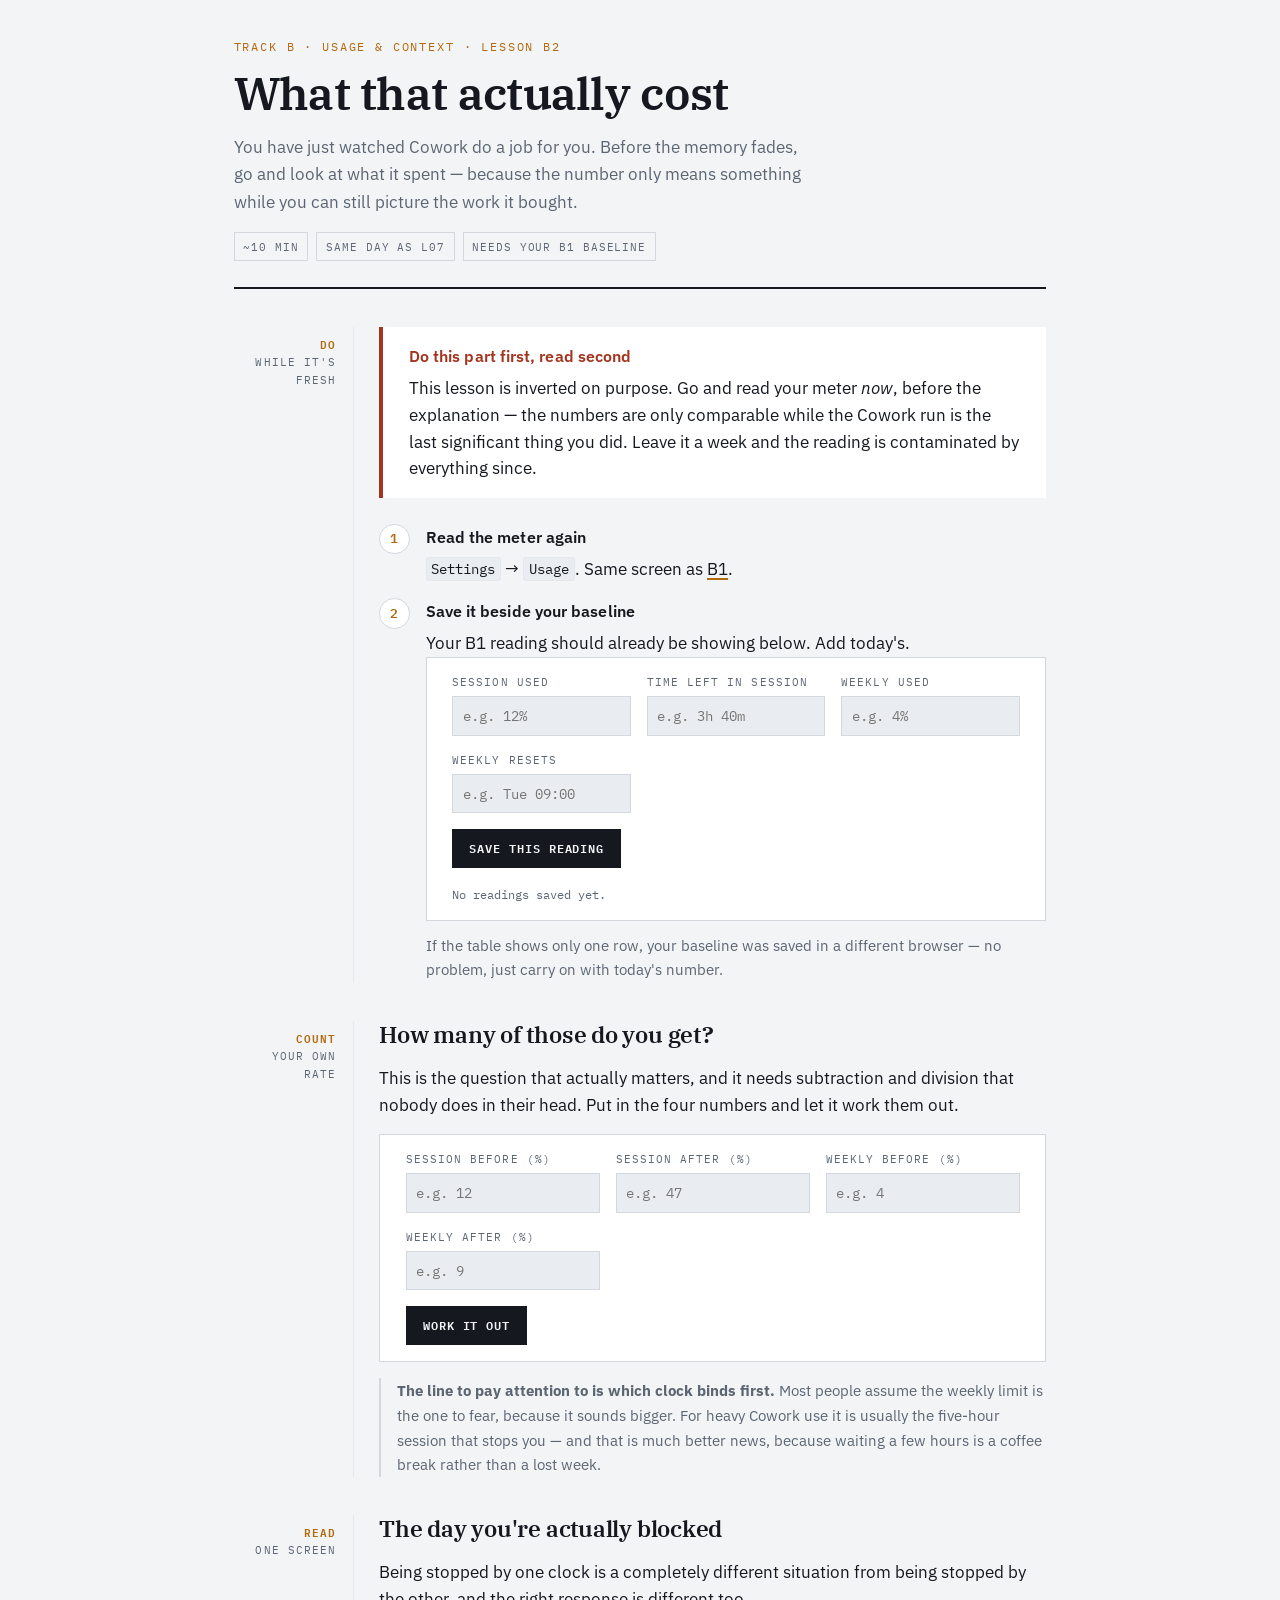
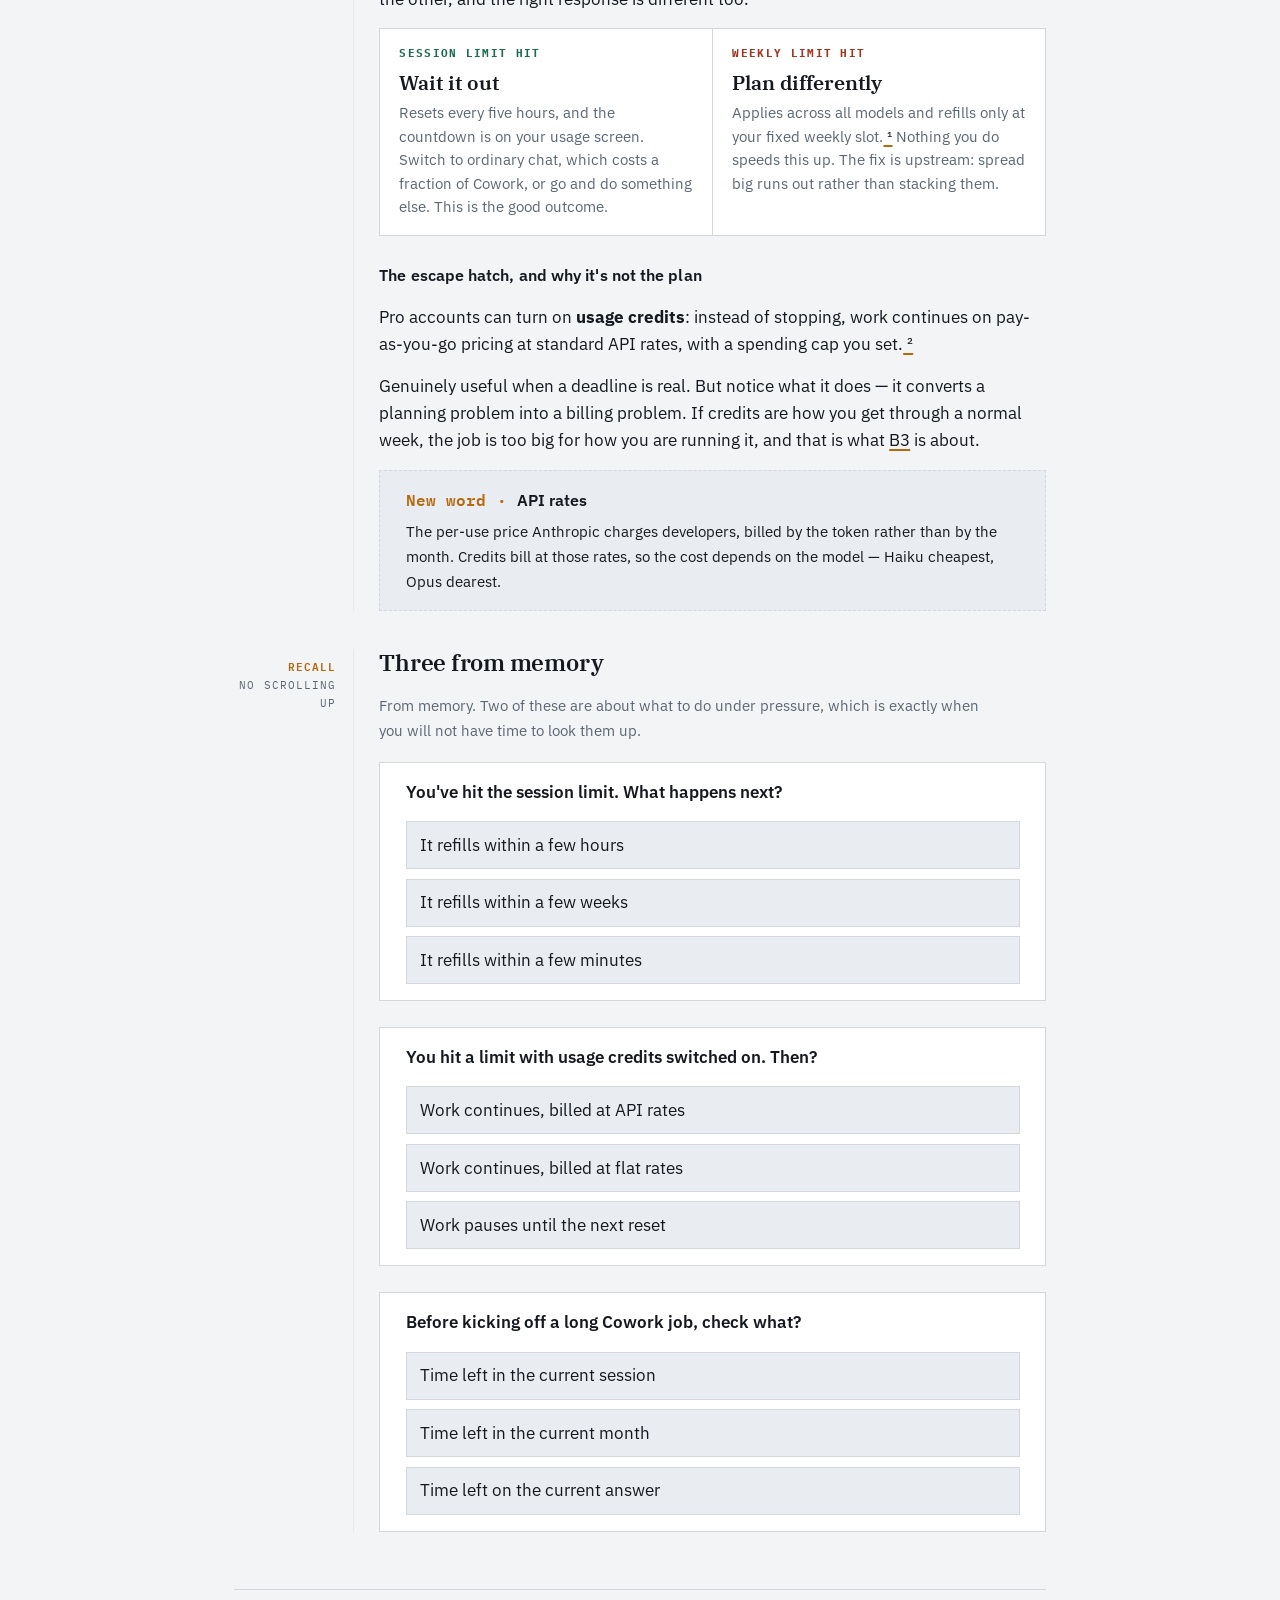
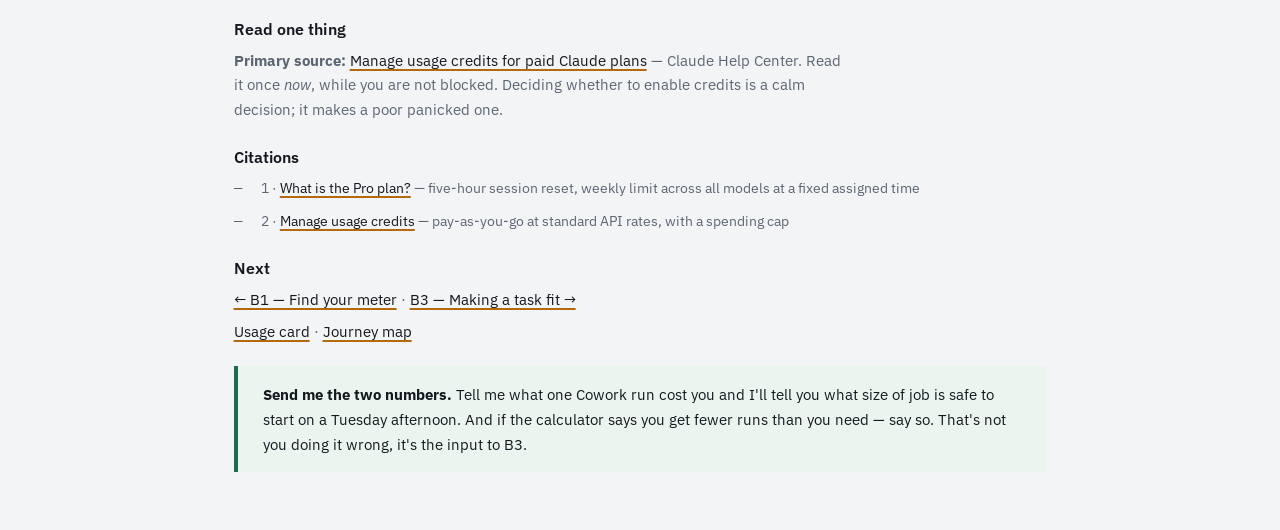
<file: lessons/0004-what-that-cost.html>
<!doctype html>
<html lang="en">
<head>
<meta charset="utf-8">
<meta name="viewport" content="width=device-width, initial-scale=1">
<title>B2 — What That Actually Cost</title>
<link rel="stylesheet" href="https://fonts.googleapis.com/css2?family=IBM+Plex+Sans:wght@400;500;600&family=IBM+Plex+Serif:wght@500;600&family=IBM+Plex+Mono:wght@400;500;600&display=swap">
<link rel="stylesheet" href="../assets/course.css">
<style>
  .blocked { display:grid; grid-template-columns:repeat(auto-fit,minmax(15rem,1fr)); gap:1px; background:var(--rule); border:1px solid var(--rule); margin-top:var(--s3); }
  .blocked > div { background:var(--panel); padding:1rem 1.2rem; }
  .blocked h4 { font-family:var(--mono); font-size:.68rem; letter-spacing:.12em; text-transform:uppercase; margin:0 0 .5rem; }
  .blocked .mild h4 { color:var(--verified); }
  .blocked .harsh h4 { color:var(--alarm); }
  .blocked .big { font-family:var(--serif); font-size:1.25rem; font-weight:600; line-height:1.15; }
  .blocked p { font-size:.91rem; color:var(--muted); margin-top:.45rem; }
</style>
</head>
<body>
<div class="sheet">

  <div class="masthead">
    <p class="eyebrow">Track B · Usage &amp; context · Lesson B2</p>
    <h1>What that actually cost</h1>
    <p class="standfirst">You have just watched Cowork do a job for you. Before the memory fades, go and look at what it spent — because the number only means something while you can still picture the work it bought.</p>
    <div class="chips">
      <span class="chip">~10 min</span>
      <span class="chip">Same day as L07</span>
      <span class="chip">Needs your B1 baseline</span>
    </div>
  </div>

  <div class="row">
    <div class="mark"><b>Do</b>while it's fresh</div>
    <div class="body">
      <div class="warn">
        <h3 style="color:var(--alarm)">Do this part first, read second</h3>
        <p>This lesson is inverted on purpose. Go and read your meter <em>now</em>, before the explanation — the numbers are only comparable while the Cowork run is the last significant thing you did. Leave it a week and the reading is contaminated by everything since.</p>
      </div>

      <ol class="steps" style="margin-top:1.6rem">
        <li>
          <div>
            <h3>Read the meter again</h3>
            <p><code>Settings</code> → <code>Usage</code>. Same screen as <a href="0003-find-your-meter.html">B1</a>.</p>
          </div>
        </li>
        <li>
          <div>
            <h3>Save it beside your baseline</h3>
            <p>Your B1 reading should already be showing below. Add today's.</p>
            <div class="meter" data-label="After first Cowork run"></div>
            <p class="hint" style="margin-top:.8rem">If the table shows only one row, your baseline was saved in a different browser — no problem, just carry on with today's number.</p>
          </div>
        </li>
      </ol>
    </div>
  </div>

  <div class="row">
    <div class="mark"><b>Count</b>your own rate</div>
    <div class="body">
      <h2>How many of those do you get?</h2>
      <p>This is the question that actually matters, and it needs subtraction and division that nobody does in their head. Put in the four numbers and let it work them out.</p>

      <div class="panel" style="margin-top:var(--s3)">
        <div class="budget-calc"></div>
      </div>

      <div class="aside" style="margin-top:var(--s3)">
        <strong>The line to pay attention to is which clock binds first.</strong> Most people assume
        the weekly limit is the one to fear, because it sounds bigger. For heavy Cowork use it is
        usually the five-hour session that stops you — and that is much better news, because
        waiting a few hours is a coffee break rather than a lost week.
      </div>
    </div>
  </div>

  <div class="row">
    <div class="mark"><b>Read</b>one screen</div>
    <div class="body">
      <h2>The day you're actually blocked</h2>
      <p>Being stopped by one clock is a completely different situation from being stopped by the other, and the right response is different too.</p>

      <div class="blocked">
        <div class="mild">
          <h4>Session limit hit</h4>
          <div class="big">Wait it out</div>
          <p>Resets every five hours, and the countdown is on your usage screen. Switch to ordinary chat, which costs a fraction of Cowork, or go and do something else. This is the good outcome.</p>
        </div>
        <div class="harsh">
          <h4>Weekly limit hit</h4>
          <div class="big">Plan differently</div>
          <p>Applies across all models and refills only at your fixed weekly slot.<a href="https://support.claude.com/en/articles/8325606-what-is-the-pro-plan"> ¹</a> Nothing you do speeds this up. The fix is upstream: spread big runs out rather than stacking them.</p>
        </div>
      </div>

      <h3 style="margin-top:var(--s4)">The escape hatch, and why it's not the plan</h3>
      <p>Pro accounts can turn on <strong>usage credits</strong>: instead of stopping, work continues on pay-as-you-go pricing at standard API rates, with a spending cap you set.<a href="https://support.claude.com/en/articles/12429409-manage-usage-credits-for-paid-claude-plans"> ²</a></p>
      <p>Genuinely useful when a deadline is real. But notice what it does — it converts a planning problem into a billing problem. If credits are how you get through a normal week, the job is too big for how you are running it, and that is what <a href="0005-making-a-task-fit.html">B3</a> is about.</p>

      <div class="onramp">
        <h3>API rates</h3>
        <p style="margin-top:.4rem">The per-use price Anthropic charges developers, billed by the token rather than by the month. Credits bill at those rates, so the cost depends on the model — Haiku cheapest, Opus dearest.</p>
      </div>
    </div>
  </div>

  <div class="row">
    <div class="mark"><b>Recall</b>no scrolling up</div>
    <div class="body">
      <h2>Three from memory</h2>
      <p class="aside" style="border:0;padding:0;margin-bottom:1.2rem">From memory. Two of these are about what to do under pressure, which is exactly when you will not have time to look them up.</p>

      <div class="check">
        <div class="q" data-answer="a">
          <p>You've hit the session limit. What happens next?</p>
          <div class="opts">
            <button class="opt" data-k="a" type="button">It refills within a few hours</button>
            <button class="opt" data-k="b" type="button">It refills within a few weeks</button>
            <button class="opt" data-k="c" type="button">It refills within a few minutes</button>
          </div>
          <p class="why" hidden>A few hours — the session resets every five, and your usage screen shows the countdown. This is the mild failure. Ordinary chat costs a fraction of Cowork, so it is often still usable while you wait.</p>
        </div>

        <div class="q" data-answer="a">
          <p>You hit a limit with usage credits switched on. Then?</p>
          <div class="opts">
            <button class="opt" data-k="a" type="button">Work continues, billed at API rates</button>
            <button class="opt" data-k="b" type="button">Work continues, billed at flat rates</button>
            <button class="opt" data-k="c" type="button">Work pauses until the next reset</button>
          </div>
          <p class="why" hidden>It continues on pay-as-you-go at standard API rates, within a cap you set. Worth having enabled for the week something genuinely cannot wait — but if you lean on it routinely, that is a signal to resize the job rather than to keep paying.</p>
        </div>

        <div class="q" data-answer="a">
          <p>Before kicking off a long Cowork job, check what?</p>
          <div class="opts">
            <button class="opt" data-k="a" type="button">Time left in the current session</button>
            <button class="opt" data-k="b" type="button">Time left in the current month</button>
            <button class="opt" data-k="c" type="button">Time left on the current answer</button>
          </div>
          <p class="why" hidden>Time left in the session. Starting a forty-minute job with twenty minutes of session left is the single most avoidable way to lose work — and it takes five seconds to check.</p>
        </div>
      </div>
    </div>
  </div>

  <div class="foot">
    <h3>Read one thing</h3>
    <p><strong>Primary source:</strong>
      <a href="https://support.claude.com/en/articles/12429409-manage-usage-credits-for-paid-claude-plans">Manage usage credits for paid Claude plans</a>
      — Claude Help Center. Read it once <em>now</em>, while you are not blocked. Deciding whether
      to enable credits is a calm decision; it makes a poor panicked one.</p>

    <h3 style="margin-top:1.4rem">Citations</h3>
    <ul class="plain" style="font-size:.9rem">
      <li>1 · <a href="https://support.claude.com/en/articles/8325606-what-is-the-pro-plan">What is the Pro plan?</a> — five-hour session reset, weekly limit across all models at a fixed assigned time</li>
      <li>2 · <a href="https://support.claude.com/en/articles/12429409-manage-usage-credits-for-paid-claude-plans">Manage usage credits</a> — pay-as-you-go at standard API rates, with a spending cap</li>
    </ul>

    <h3 style="margin-top:1.4rem">Next</h3>
    <p><a href="0003-find-your-meter.html">← B1 — Find your meter</a> · <a href="0005-making-a-task-fit.html">B3 — Making a task fit →</a></p>
    <p style="margin-top:.5rem"><a href="../reference/usage-card.html">Usage card</a> · <a href="../reference/journey-map.html">Journey map</a></p>

    <div class="ask" style="margin-top:1.4rem">
      <strong>Send me the two numbers.</strong> Tell me what one Cowork run cost you and I'll tell you
      what size of job is safe to start on a Tuesday afternoon. And if the calculator says you get
      fewer runs than you need — say so. That's not you doing it wrong, it's the input to B3.
    </div>
  </div>

</div>

<script src="../assets/quiz.js"></script>
<script src="../assets/meter.js"></script>
<script src="../assets/budget.js"></script>
</body>
</html>
</file>
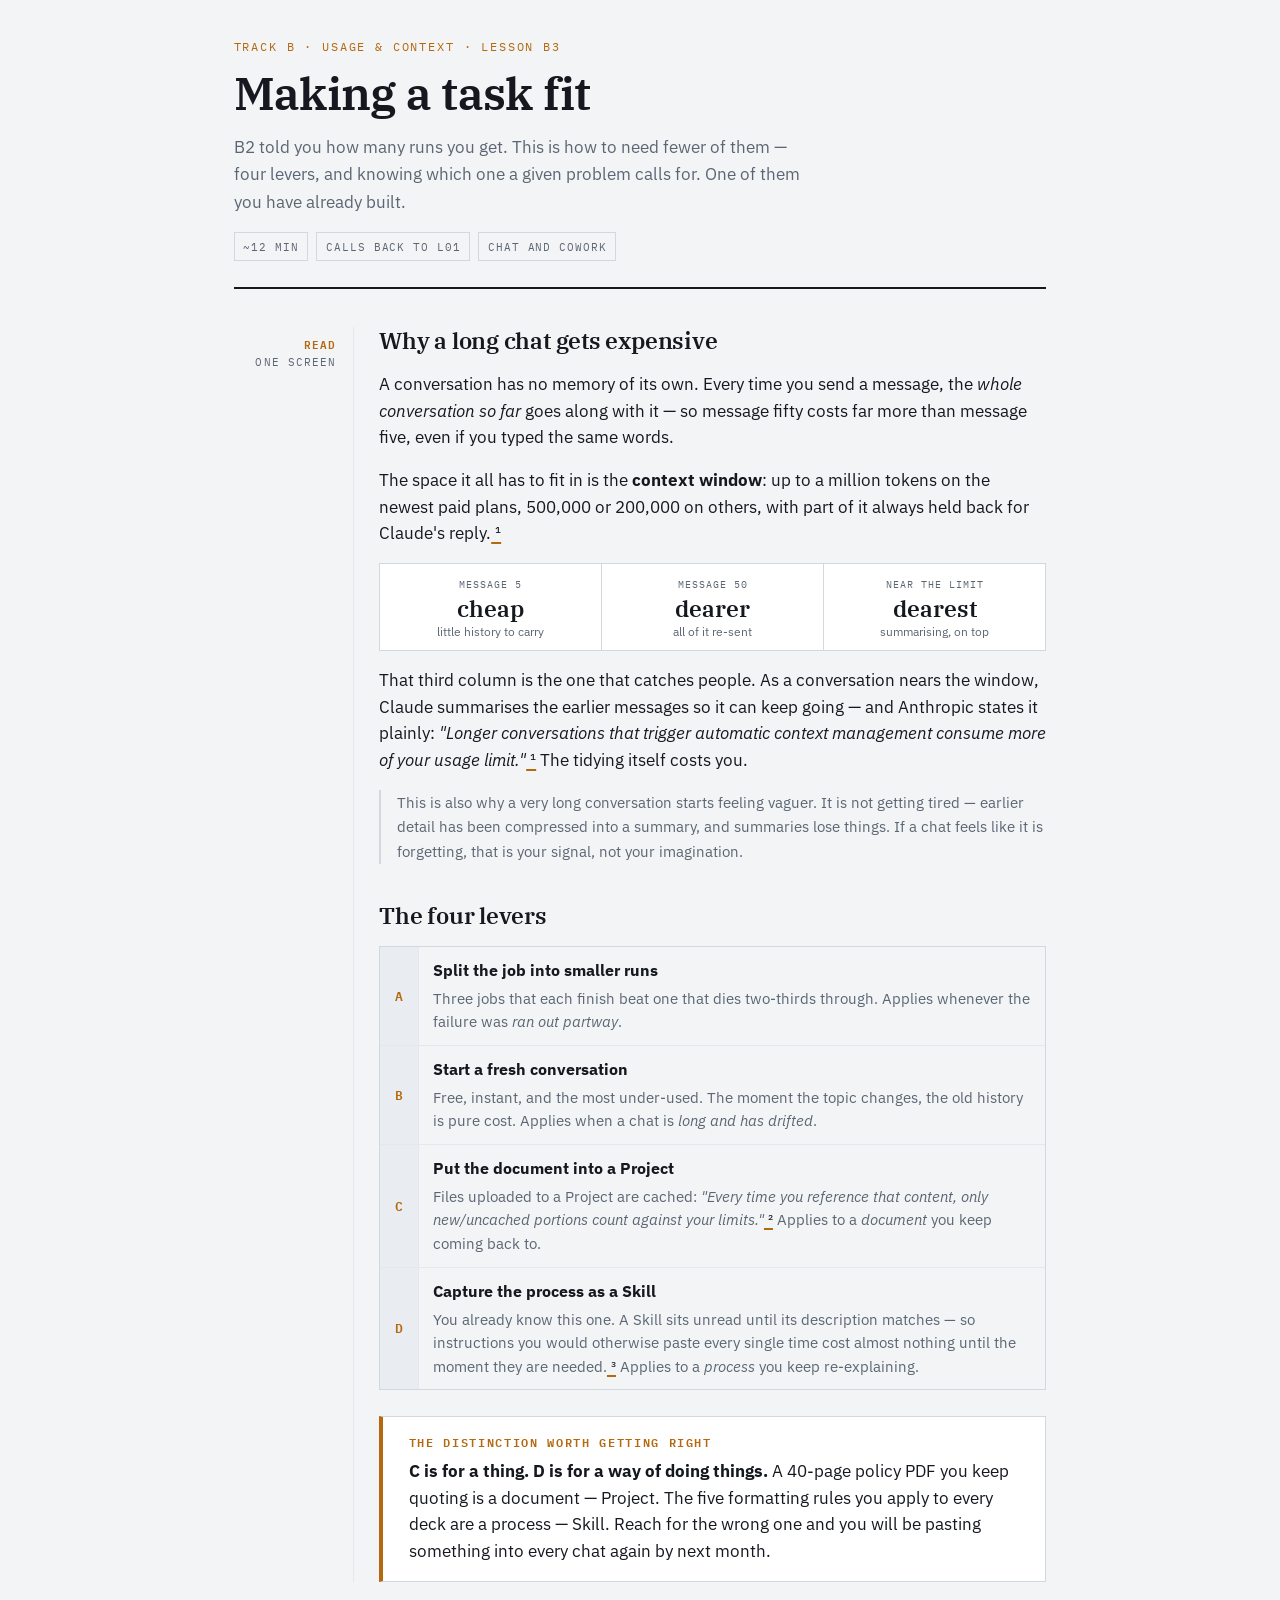
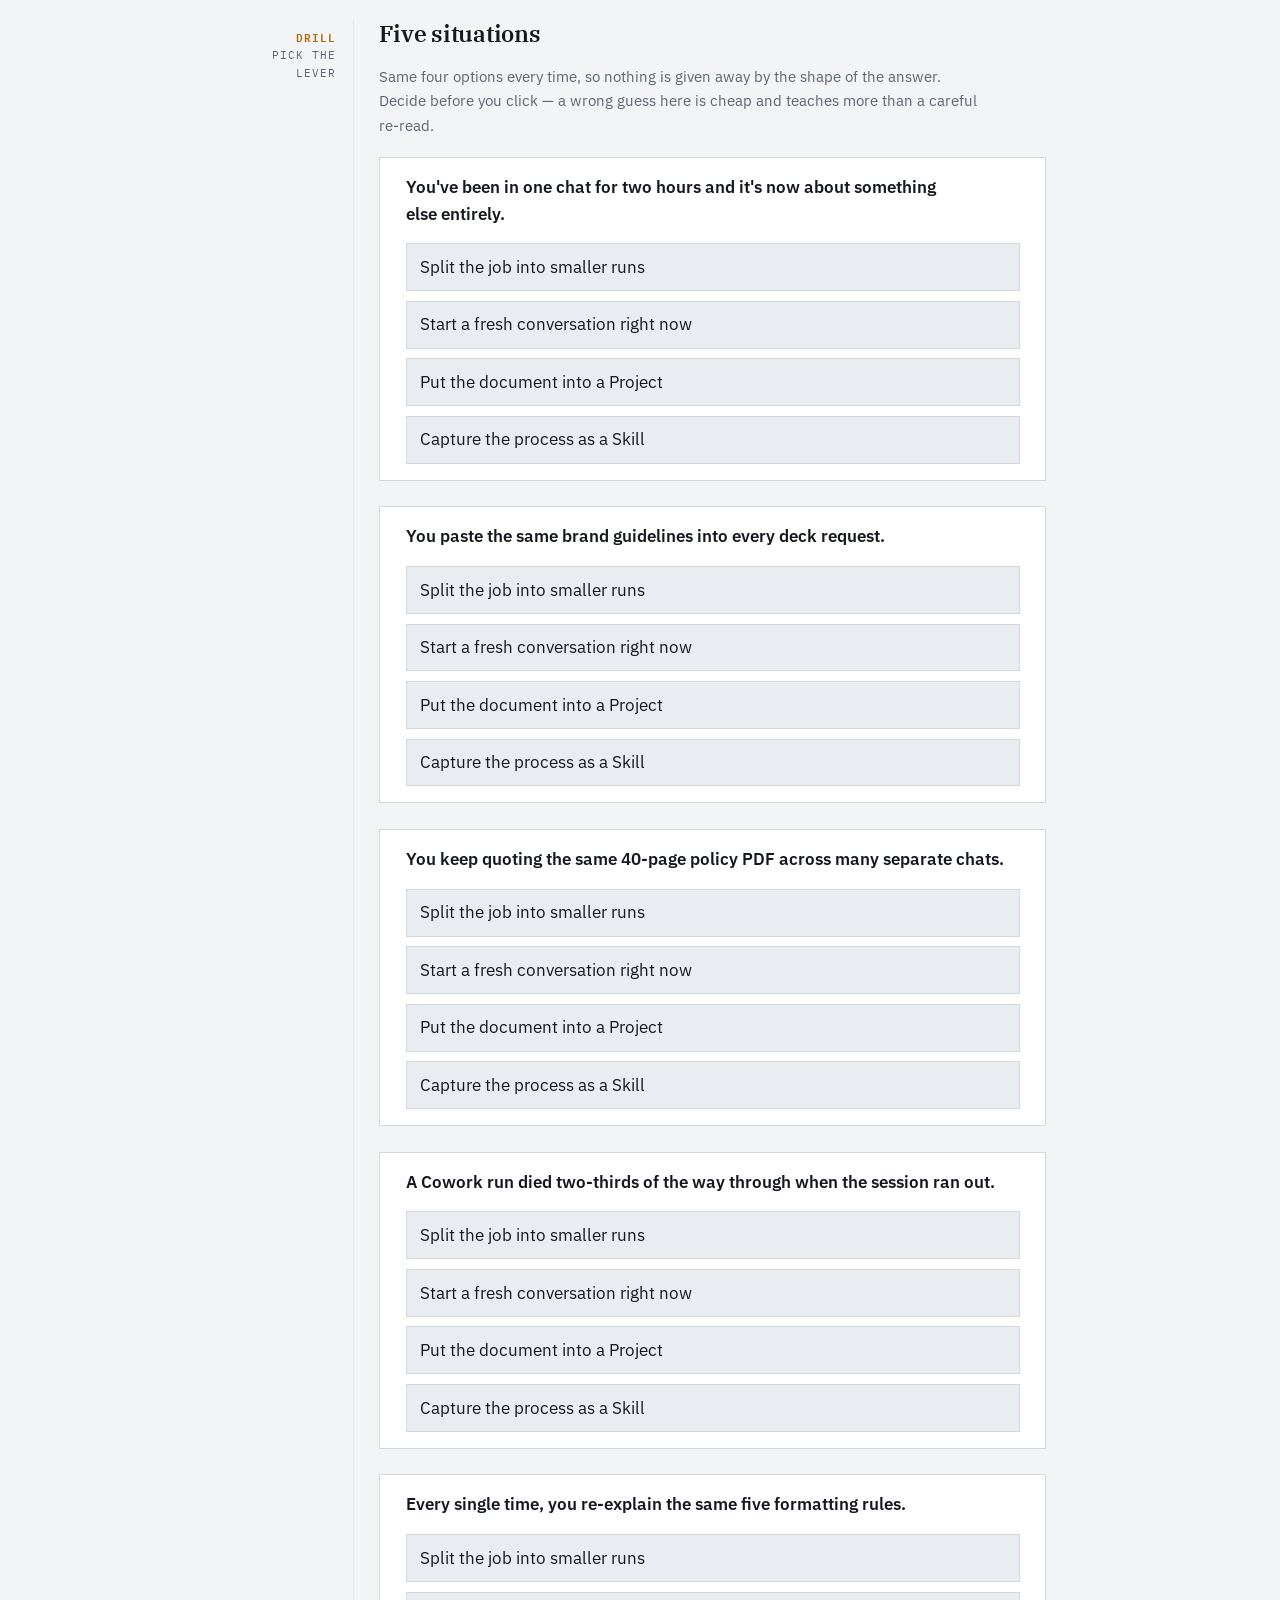
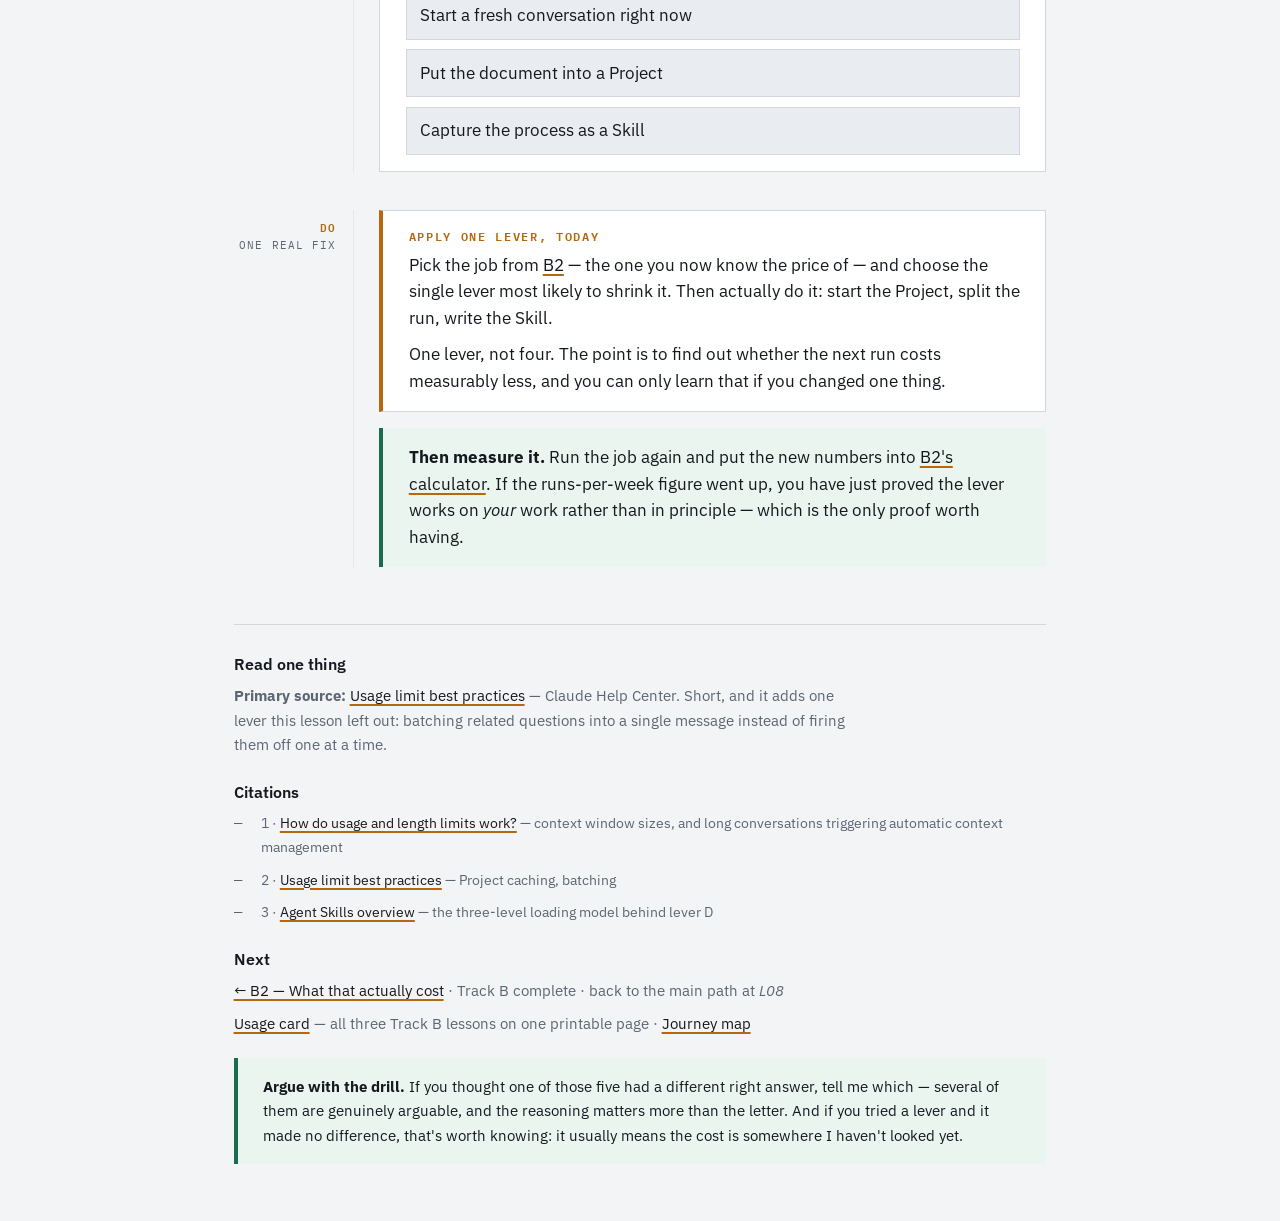
<file: lessons/0005-making-a-task-fit.html>
<!doctype html>
<html lang="en">
<head>
<meta charset="utf-8">
<meta name="viewport" content="width=device-width, initial-scale=1">
<title>B3 — Making a Task Fit</title>
<link rel="stylesheet" href="https://fonts.googleapis.com/css2?family=IBM+Plex+Sans:wght@400;500;600&family=IBM+Plex+Serif:wght@500;600&family=IBM+Plex+Mono:wght@400;500;600&display=swap">
<link rel="stylesheet" href="../assets/course.css">
<style>
  .levers { display:grid; gap:0; border:1px solid var(--rule); margin-top:var(--s3); }
  .lever { display:grid; grid-template-columns:2.4rem minmax(0,1fr); border-bottom:1px solid var(--rule-soft); }
  .lever:last-child { border-bottom:0; }
  .lever .tag { font-family:var(--mono); font-size:.8rem; font-weight:600; color:var(--signal); background:var(--panel-sunk); display:grid; place-items:center; border-right:1px solid var(--rule-soft); }
  .lever .l { padding:.7rem .9rem; }
  .lever h4 { margin:0 0 .2rem; font-size:.98rem; }
  .lever p { font-size:.91rem; color:var(--muted); }
  .growth { display:grid; grid-template-columns:repeat(3,1fr); gap:1px; background:var(--rule); border:1px solid var(--rule); margin-top:var(--s3); font-variant-numeric:tabular-nums; }
  .growth > div { background:var(--panel); padding:.8rem .9rem; text-align:center; }
  .growth dt { font-family:var(--mono); font-size:.64rem; letter-spacing:.1em; text-transform:uppercase; color:var(--muted); }
  .growth dd { margin:.25rem 0 0; font-family:var(--serif); font-size:1.45rem; font-weight:600; line-height:1; }
  .growth dd small { display:block; font-family:var(--sans); font-size:.78rem; font-weight:400; color:var(--muted); margin-top:.25rem; }
</style>
</head>
<body>
<div class="sheet">

  <div class="masthead">
    <p class="eyebrow">Track B · Usage &amp; context · Lesson B3</p>
    <h1>Making a task fit</h1>
    <p class="standfirst">B2 told you how many runs you get. This is how to need fewer of them — four levers, and knowing which one a given problem calls for. One of them you have already built.</p>
    <div class="chips">
      <span class="chip">~12 min</span>
      <span class="chip">Calls back to L01</span>
      <span class="chip">Chat and Cowork</span>
    </div>
  </div>

  <div class="row">
    <div class="mark"><b>Read</b>one screen</div>
    <div class="body">
      <h2>Why a long chat gets expensive</h2>
      <p>A conversation has no memory of its own. Every time you send a message, the <em>whole conversation so far</em> goes along with it — so message fifty costs far more than message five, even if you typed the same words.</p>
      <p>The space it all has to fit in is the <strong>context window</strong>: up to a million tokens on the newest paid plans, 500,000 or 200,000 on others, with part of it always held back for Claude's reply.<a href="https://support.claude.com/en/articles/11647753-how-do-usage-and-length-limits-work"> ¹</a></p>

      <div class="growth">
        <div><dt>Message 5</dt><dd>cheap<small>little history to carry</small></dd></div>
        <div><dt>Message 50</dt><dd>dearer<small>all of it re-sent</small></dd></div>
        <div><dt>Near the limit</dt><dd>dearest<small>summarising, on top</small></dd></div>
      </div>

      <p style="margin-top:var(--s3)">That third column is the one that catches people. As a conversation nears the window, Claude summarises the earlier messages so it can keep going — and Anthropic states it plainly: <em>"Longer conversations that trigger automatic context management consume more of your usage limit."</em><a href="https://support.claude.com/en/articles/11647753-how-do-usage-and-length-limits-work"> ¹</a> The tidying itself costs you.</p>

      <div class="aside">
        This is also why a very long conversation starts feeling vaguer. It is not getting tired —
        earlier detail has been compressed into a summary, and summaries lose things. If a chat
        feels like it is forgetting, that is your signal, not your imagination.
      </div>

      <h2 style="margin-top:var(--s5)">The four levers</h2>

      <div class="levers">
        <div class="lever"><span class="tag">A</span><div class="l">
          <h4>Split the job into smaller runs</h4>
          <p>Three jobs that each finish beat one that dies two-thirds through. Applies whenever the failure was <em>ran out partway</em>.</p>
        </div></div>
        <div class="lever"><span class="tag">B</span><div class="l">
          <h4>Start a fresh conversation</h4>
          <p>Free, instant, and the most under-used. The moment the topic changes, the old history is pure cost. Applies when a chat is <em>long and has drifted</em>.</p>
        </div></div>
        <div class="lever"><span class="tag">C</span><div class="l">
          <h4>Put the document into a Project</h4>
          <p>Files uploaded to a Project are cached: <em>"Every time you reference that content, only new/uncached portions count against your limits."</em><a href="https://support.claude.com/en/articles/9797557-usage-limit-best-practices"> ²</a> Applies to a <em>document</em> you keep coming back to.</p>
        </div></div>
        <div class="lever"><span class="tag">D</span><div class="l">
          <h4>Capture the process as a Skill</h4>
          <p>You already know this one. A Skill sits unread until its description matches — so instructions you would otherwise paste every single time cost almost nothing until the moment they are needed.<a href="https://platform.claude.com/docs/en/agents-and-tools/agent-skills/overview"> ³</a> Applies to a <em>process</em> you keep re-explaining.</p>
        </div></div>
      </div>

      <div class="do" style="margin-top:var(--s4)">
        <h3>The distinction worth getting right</h3>
        <p><strong>C is for a thing. D is for a way of doing things.</strong> A 40-page policy PDF you keep quoting is a document — Project. The five formatting rules you apply to every deck are a process — Skill. Reach for the wrong one and you will be pasting something into every chat again by next month.</p>
      </div>
    </div>
  </div>

  <div class="row">
    <div class="mark"><b>Drill</b>pick the lever</div>
    <div class="body">
      <h2>Five situations</h2>
      <p class="aside" style="border:0;padding:0;margin-bottom:1.2rem">Same four options every time, so nothing is given away by the shape of the answer. Decide before you click — a wrong guess here is cheap and teaches more than a careful re-read.</p>

      <div class="check">
        <div class="q" data-answer="b">
          <p>You've been in one chat for two hours and it's now about something else entirely.</p>
          <div class="opts">
            <button class="opt" data-k="a" type="button">Split the job into smaller runs</button>
            <button class="opt" data-k="b" type="button">Start a fresh conversation right now</button>
            <button class="opt" data-k="c" type="button">Put the document into a Project</button>
            <button class="opt" data-k="d" type="button">Capture the process as a Skill</button>
          </div>
          <p class="why" hidden><strong>B.</strong> Two hours of unrelated history is re-sent with every message and buys you nothing. Free to fix, takes one second, and almost nobody does it.</p>
        </div>

        <div class="q" data-answer="d">
          <p>You paste the same brand guidelines into every deck request.</p>
          <div class="opts">
            <button class="opt" data-k="a" type="button">Split the job into smaller runs</button>
            <button class="opt" data-k="b" type="button">Start a fresh conversation right now</button>
            <button class="opt" data-k="c" type="button">Put the document into a Project</button>
            <button class="opt" data-k="d" type="button">Capture the process as a Skill</button>
          </div>
          <p class="why" hidden><strong>D.</strong> Guidelines you apply are a process, not a reference document — and a Skill fires on its own, so you stop remembering to paste them. If they were a long PDF you occasionally quote, C would be right instead.</p>
        </div>

        <div class="q" data-answer="c">
          <p>You keep quoting the same 40-page policy PDF across many separate chats.</p>
          <div class="opts">
            <button class="opt" data-k="a" type="button">Split the job into smaller runs</button>
            <button class="opt" data-k="b" type="button">Start a fresh conversation right now</button>
            <button class="opt" data-k="c" type="button">Put the document into a Project</button>
            <button class="opt" data-k="d" type="button">Capture the process as a Skill</button>
          </div>
          <p class="why" hidden><strong>C.</strong> A document you return to, so Project caching is exactly the mechanism — after the first upload, referencing it costs almost nothing. Re-uploading it into fresh chats is the expensive version of the same habit.</p>
        </div>

        <div class="q" data-answer="a">
          <p>A Cowork run died two-thirds of the way through when the session ran out.</p>
          <div class="opts">
            <button class="opt" data-k="a" type="button">Split the job into smaller runs</button>
            <button class="opt" data-k="b" type="button">Start a fresh conversation right now</button>
            <button class="opt" data-k="c" type="button">Put the document into a Project</button>
            <button class="opt" data-k="d" type="button">Capture the process as a Skill</button>
          </div>
          <p class="why" hidden><strong>A.</strong> The job is simply bigger than one session. Three runs that each finish and save their output beat one heroic run that loses everything — and this is what your B2 numbers are for: you know roughly how big a run you can afford.</p>
        </div>

        <div class="q" data-answer="d">
          <p>Every single time, you re-explain the same five formatting rules.</p>
          <div class="opts">
            <button class="opt" data-k="a" type="button">Split the job into smaller runs</button>
            <button class="opt" data-k="b" type="button">Start a fresh conversation right now</button>
            <button class="opt" data-k="c" type="button">Put the document into a Project</button>
            <button class="opt" data-k="d" type="button">Capture the process as a Skill</button>
          </div>
          <p class="why" hidden><strong>D.</strong> "Every single time" is the tell for a Skill, every time. This is the same instinct as <a href="0001-your-first-skill.html">L01</a> — and it is worth noticing that the thing you built to save yourself re-explaining is also the thing that saves you tokens. Same mechanism, two payoffs.</p>
        </div>
      </div>
    </div>
  </div>

  <div class="row">
    <div class="mark"><b>Do</b>one real fix</div>
    <div class="body">
      <div class="do">
        <h3>Apply one lever, today</h3>
        <p>Pick the job from <a href="0004-what-that-cost.html">B2</a> — the one you now know the price of — and choose the single lever most likely to shrink it. Then actually do it: start the Project, split the run, write the Skill.</p>
        <p style="margin-top:.6rem">One lever, not four. The point is to find out whether the next run costs measurably less, and you can only learn that if you changed one thing.</p>
      </div>

      <div class="ask" style="margin-top:var(--s3)">
        <strong>Then measure it.</strong> Run the job again and put the new numbers into
        <a href="0004-what-that-cost.html">B2's calculator</a>. If the runs-per-week figure went up,
        you have just proved the lever works on <em>your</em> work rather than in principle — which
        is the only proof worth having.
      </div>
    </div>
  </div>

  <div class="foot">
    <h3>Read one thing</h3>
    <p><strong>Primary source:</strong>
      <a href="https://support.claude.com/en/articles/9797557-usage-limit-best-practices">Usage limit best practices</a>
      — Claude Help Center. Short, and it adds one lever this lesson left out: batching related
      questions into a single message instead of firing them off one at a time.</p>

    <h3 style="margin-top:1.4rem">Citations</h3>
    <ul class="plain" style="font-size:.9rem">
      <li>1 · <a href="https://support.claude.com/en/articles/11647753-how-do-usage-and-length-limits-work">How do usage and length limits work?</a> — context window sizes, and long conversations triggering automatic context management</li>
      <li>2 · <a href="https://support.claude.com/en/articles/9797557-usage-limit-best-practices">Usage limit best practices</a> — Project caching, batching</li>
      <li>3 · <a href="https://platform.claude.com/docs/en/agents-and-tools/agent-skills/overview">Agent Skills overview</a> — the three-level loading model behind lever D</li>
    </ul>

    <h3 style="margin-top:1.4rem">Next</h3>
    <p><a href="0004-what-that-cost.html">← B2 — What that actually cost</a> · Track B complete · back to the main path at <em>L08</em></p>
    <p style="margin-top:.5rem"><a href="../reference/usage-card.html">Usage card</a> — all three Track B lessons on one printable page · <a href="../reference/journey-map.html">Journey map</a></p>

    <div class="ask" style="margin-top:1.4rem">
      <strong>Argue with the drill.</strong> If you thought one of those five had a different right
      answer, tell me which — several of them are genuinely arguable, and the reasoning matters more
      than the letter. And if you tried a lever and it made no difference, that's worth knowing:
      it usually means the cost is somewhere I haven't looked yet.
    </div>
  </div>

</div>

<script src="../assets/quiz.js"></script>
</body>
</html>
</file>
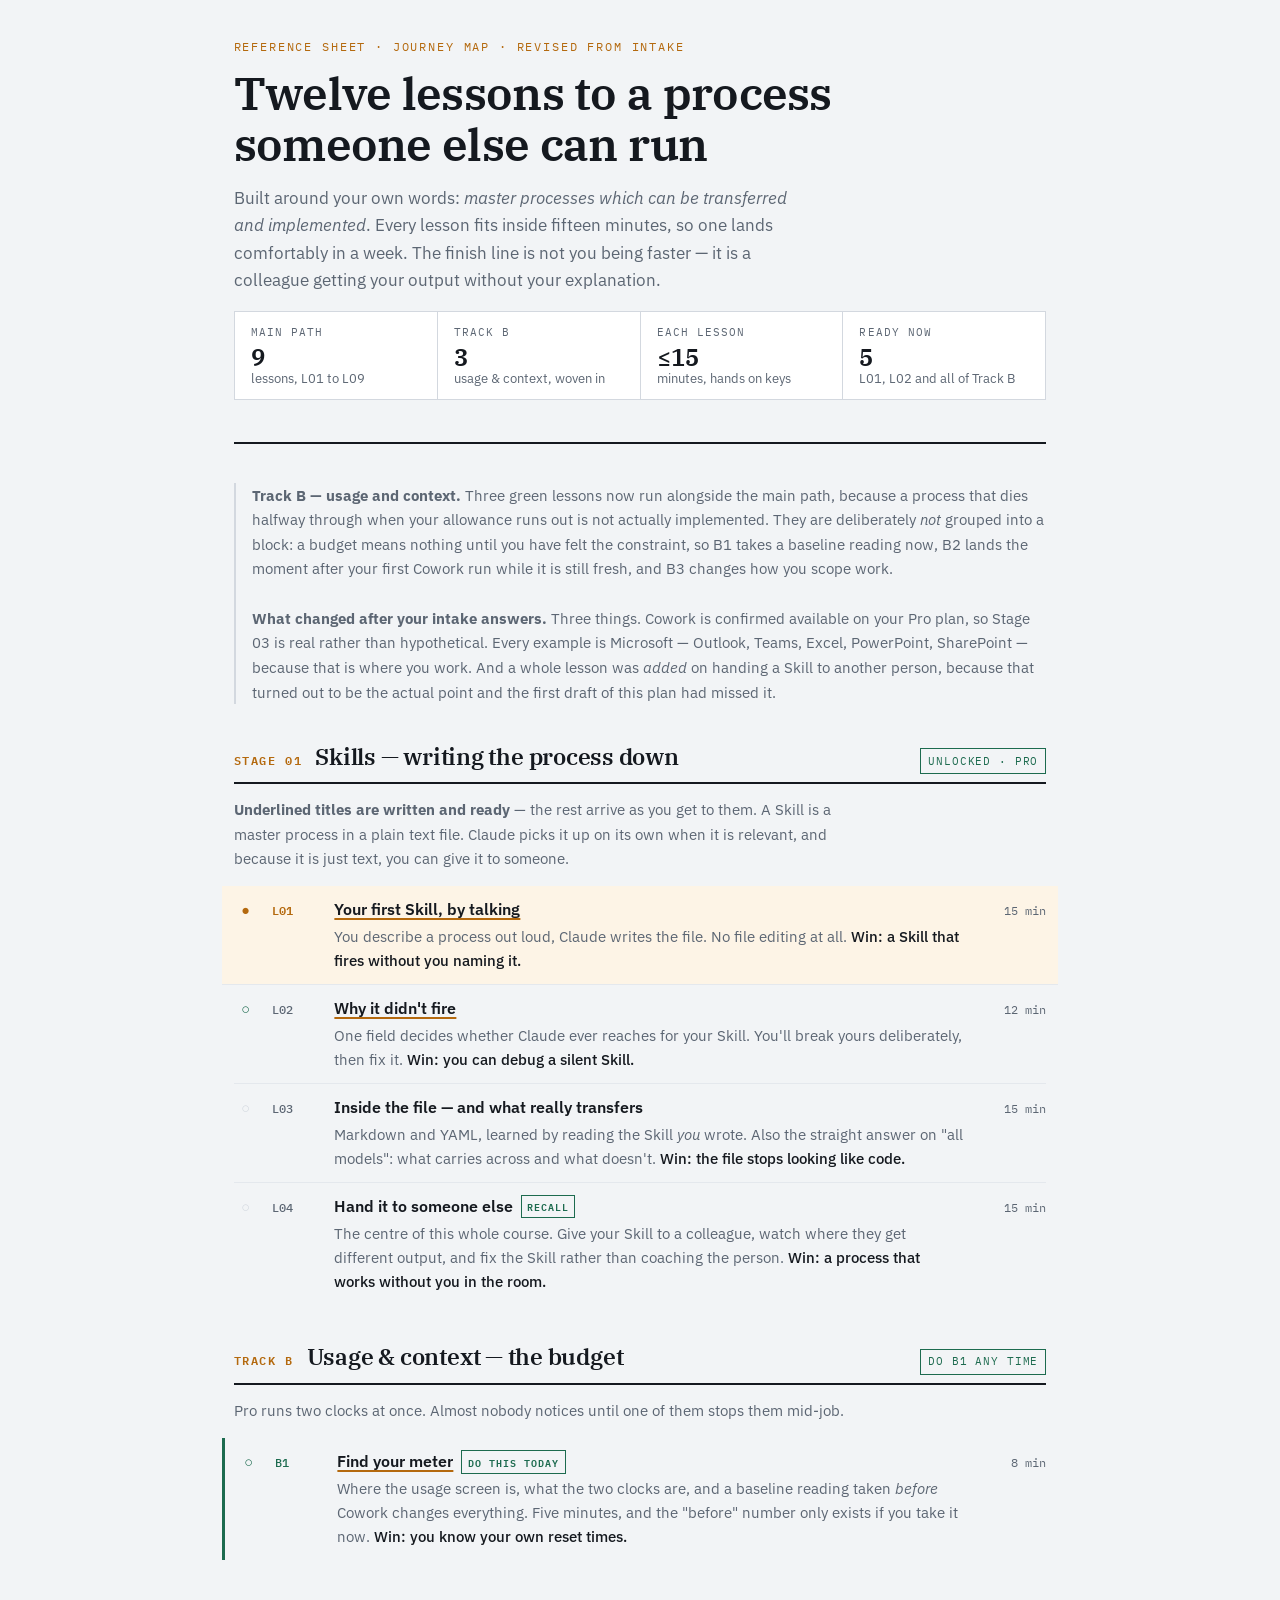
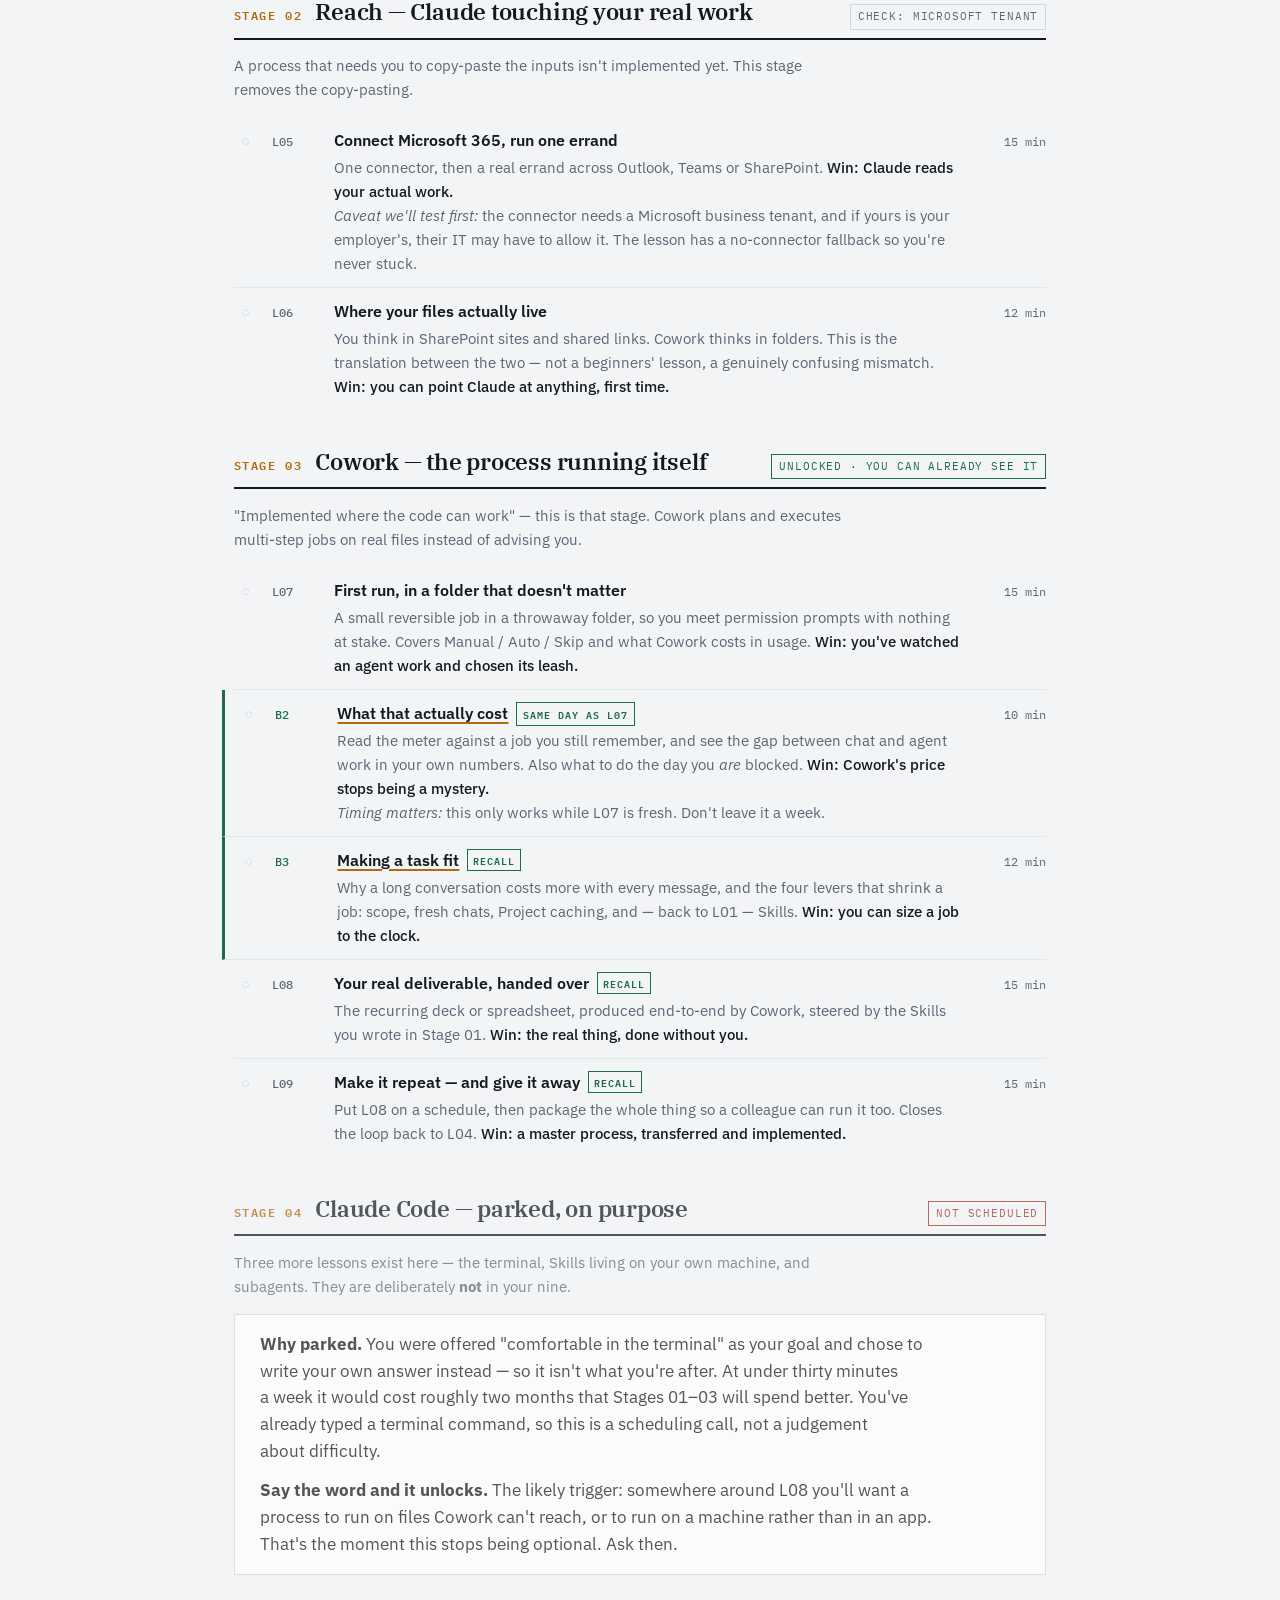
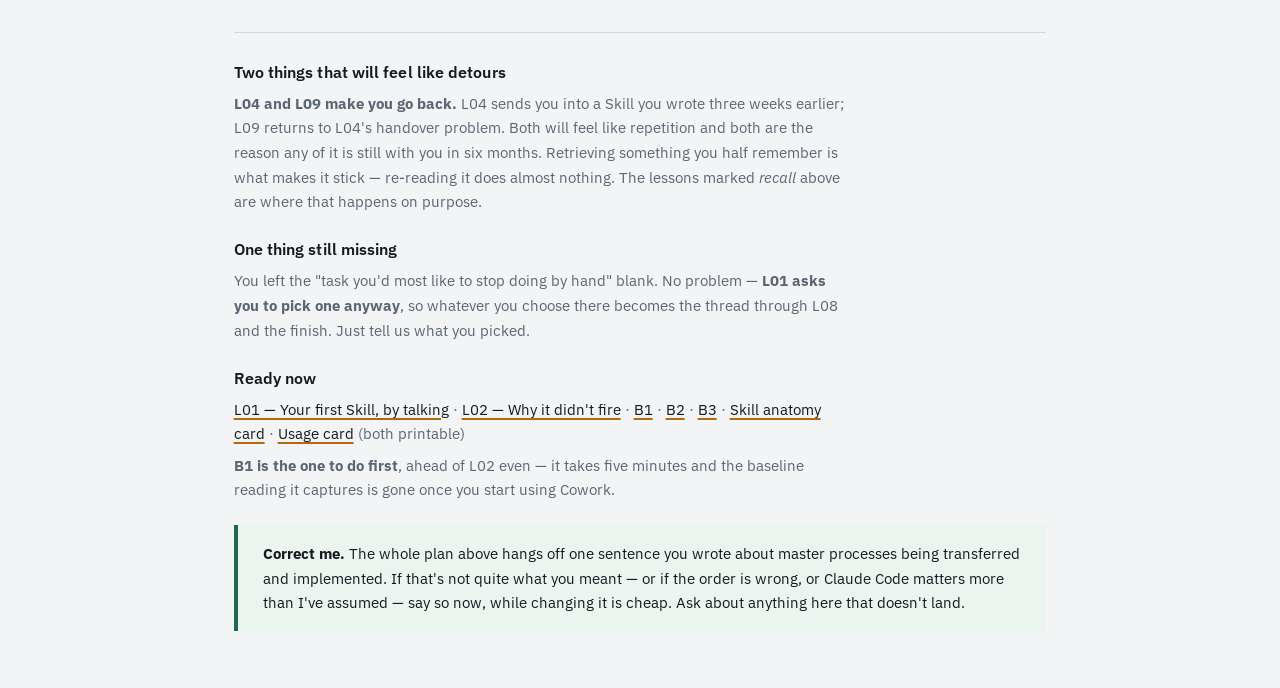
<file: reference/journey-map.html>
<!doctype html>
<html lang="en">
<head>
<meta charset="utf-8">
<meta name="viewport" content="width=device-width, initial-scale=1">
<title>Journey Map — Master Processes with Claude</title>
<link rel="stylesheet" href="https://fonts.googleapis.com/css2?family=IBM+Plex+Sans:wght@400;500;600&family=IBM+Plex+Serif:wght@500;600&family=IBM+Plex+Mono:wght@400;500;600&display=swap">
<link rel="stylesheet" href="../assets/course.css">
<style>
  .stage { margin-top: var(--s5); }
  .stage.parked { opacity: .72; }
  .stage-head { display:flex; gap:.8rem; align-items:baseline; border-bottom:2px solid var(--ink); padding-bottom:.5rem; margin-bottom:.9rem; flex-wrap:wrap; }
  .stage-head .n { font-family:var(--mono); font-size:.72rem; font-weight:600; letter-spacing:.14em; color:var(--signal); flex:none; }
  .stage-head h2 { margin:0; flex:1; min-width:8rem; }
  .gate { font-family:var(--mono); font-size:.66rem; letter-spacing:.08em; text-transform:uppercase; color:var(--verified); border:1px solid var(--verified); padding:.2rem .45rem; flex:none; }
  .gate.blocked { color:var(--alarm); border-color:var(--alarm); }
  .gate.off { color:var(--muted); border-color:var(--rule); }

  .lesson { display:grid; grid-template-columns:1.5rem 3rem minmax(0,1fr) 4.2rem; gap:.9rem; padding:.7rem 0; border-bottom:1px solid var(--rule-soft); align-items:baseline; }
  .lesson:last-child { border-bottom:0; }
  .dot { font-family:var(--mono); font-size:.9rem; color:var(--rule); text-align:center; }
  .lesson[data-state="now"] .dot { color:var(--signal); }
  .lesson[data-state="ready"] .dot { color:var(--verified); }
  .lid { font-family:var(--mono); font-size:.74rem; color:var(--muted); font-weight:500; }
  .lesson[data-state="now"] .lid { color:var(--signal); font-weight:600; }
  .ltitle { font-weight:600; font-size:.99rem; }
  .lwin { color:var(--muted); font-size:.92rem; margin-top:.15rem; }
  .lwin b { color:var(--ink); font-weight:500; }
  .mins { font-family:var(--mono); font-size:.72rem; color:var(--muted); text-align:right; font-variant-numeric:tabular-nums; }
  .lesson[data-state="now"] { background:var(--signal-bg); margin-inline:-.7rem; padding-inline:.7rem; }
  .lesson[data-recall] .ltitle::after {
    content: "recall"; font-family:var(--mono); font-size:.6rem; letter-spacing:.1em;
    text-transform:uppercase; color:var(--verified); border:1px solid var(--verified);
    padding:.08rem .3rem; margin-left:.5rem; vertical-align:.1em; white-space:nowrap;
  }

  .budget { display:grid; grid-template-columns:repeat(auto-fit,minmax(9rem,1fr)); gap:1px; background:var(--rule); border:1px solid var(--rule); margin-top:var(--s3); }
  .budget div { background:var(--panel); padding:.8rem 1rem; }
  .budget dt { font-family:var(--mono); font-size:.66rem; letter-spacing:.1em; text-transform:uppercase; color:var(--muted); }
  .budget dd { margin:.25rem 0 0; font-family:var(--serif); font-size:1.5rem; font-weight:600; line-height:1; }
  .budget dd small { font-family:var(--sans); font-size:.8rem; font-weight:400; color:var(--muted); display:block; margin-top:.25rem; }
  .lesson[data-track="B"] .lid { color:var(--verified); }
  .lesson[data-track="B"] { border-left:3px solid var(--verified); padding-left:.7rem; margin-left:-.7rem; }
  .when { font-family:var(--mono); font-size:.64rem; letter-spacing:.1em; text-transform:uppercase; color:var(--verified); border:1px solid var(--verified); padding:.1rem .35rem; margin-left:.5rem; white-space:nowrap; }
  @media (max-width:34rem){ .lesson { grid-template-columns:1.3rem 2.6rem minmax(0,1fr); } .mins { display:none; } }
</style>
</head>
<body>
<div class="sheet">

  <div class="masthead">
    <p class="eyebrow">Reference sheet · Journey map · Revised from intake</p>
    <h1>Twelve lessons to a process someone else can run</h1>
    <p class="standfirst">Built around your own words: <em>master processes which can be transferred and implemented</em>. Every lesson fits inside fifteen minutes, so one lands comfortably in a week. The finish line is not you being faster — it is a colleague getting your output without your explanation.</p>
    <dl class="budget">
      <div><dt>Main path</dt><dd>9<small>lessons, L01 to L09</small></dd></div>
      <div><dt>Track B</dt><dd>3<small>usage &amp; context, woven in</small></dd></div>
      <div><dt>Each lesson</dt><dd>≤15<small>minutes, hands on keys</small></dd></div>
      <div><dt>Ready now</dt><dd>5<small>L01, L02 and all of Track B</small></dd></div>
    </dl>
  </div>

  <div class="aside">
    <strong>Track B — usage and context.</strong> Three green lessons now run alongside the main
    path, because a process that dies halfway through when your allowance runs out is not
    actually implemented. They are deliberately <em>not</em> grouped into a block: a budget means
    nothing until you have felt the constraint, so B1 takes a baseline reading now, B2 lands the
    moment after your first Cowork run while it is still fresh, and B3 changes how you scope work.
    <br><br>
    <strong>What changed after your intake answers.</strong> Three things. Cowork is confirmed available
    on your Pro plan, so Stage 03 is real rather than hypothetical. Every example is Microsoft —
    Outlook, Teams, Excel, PowerPoint, SharePoint — because that is where you work. And a whole
    lesson was <em>added</em> on handing a Skill to another person, because that turned out to be
    the actual point and the first draft of this plan had missed it.
  </div>

  <!-- STAGE 1 -->
  <section class="stage">
    <div class="stage-head">
      <span class="n">STAGE 01</span>
      <h2>Skills — writing the process down</h2>
      <span class="gate">Unlocked · Pro</span>
    </div>
    <p class="hint" style="margin:0 0 .9rem"><strong>Underlined titles are written and ready</strong> — the rest arrive as you get to them. A Skill is a master process in a plain text file. Claude picks it up on its own when it is relevant, and because it is just text, you can give it to someone.</p>

    <div class="lesson" data-state="now">
      <span class="dot">●</span><span class="lid">L01</span>
      <div>
        <div class="ltitle"><a href="../lessons/0001-your-first-skill.html">Your first Skill, by talking</a></div>
        <div class="lwin">You describe a process out loud, Claude writes the file. No file editing at all. <b>Win: a Skill that fires without you naming it.</b></div>
      </div>
      <span class="mins">15 min</span>
    </div>

    <div class="lesson" data-state="ready">
      <span class="dot">○</span><span class="lid">L02</span>
      <div>
        <div class="ltitle"><a href="../lessons/0002-why-it-didnt-fire.html">Why it didn't fire</a></div>
        <div class="lwin">One field decides whether Claude ever reaches for your Skill. You'll break yours deliberately, then fix it. <b>Win: you can debug a silent Skill.</b></div>
      </div>
      <span class="mins">12 min</span>
    </div>

    <div class="lesson" data-state="todo">
      <span class="dot">○</span><span class="lid">L03</span>
      <div>
        <div class="ltitle">Inside the file — and what really transfers</div>
        <div class="lwin">Markdown and YAML, learned by reading the Skill <em>you</em> wrote. Also the straight answer on "all models": what carries across and what doesn't. <b>Win: the file stops looking like code.</b></div>
      </div>
      <span class="mins">15 min</span>
    </div>

    <div class="lesson" data-state="todo" data-recall>
      <span class="dot">○</span><span class="lid">L04</span>
      <div>
        <div class="ltitle">Hand it to someone else</div>
        <div class="lwin">The centre of this whole course. Give your Skill to a colleague, watch where they get different output, and fix the Skill rather than coaching the person. <b>Win: a process that works without you in the room.</b></div>
      </div>
      <span class="mins">15 min</span>
    </div>
  </section>

  <!-- TRACK B — first instalment -->
  <section class="stage">
    <div class="stage-head">
      <span class="n">TRACK B</span>
      <h2>Usage &amp; context — the budget</h2>
      <span class="gate">Do B1 any time</span>
    </div>
    <p class="hint" style="margin:0 0 .9rem">Pro runs two clocks at once. Almost nobody notices until one of them stops them mid-job.</p>

    <div class="lesson" data-state="ready" data-track="B">
      <span class="dot">○</span><span class="lid">B1</span>
      <div>
        <div class="ltitle"><a href="../lessons/0003-find-your-meter.html">Find your meter</a><span class="when">do this today</span></div>
        <div class="lwin">Where the usage screen is, what the two clocks are, and a baseline reading taken <em>before</em> Cowork changes everything. Five minutes, and the "before" number only exists if you take it now. <b>Win: you know your own reset times.</b></div>
      </div>
      <span class="mins">8 min</span>
    </div>
  </section>

  <!-- STAGE 2 -->
  <section class="stage">
    <div class="stage-head">
      <span class="n">STAGE 02</span>
      <h2>Reach — Claude touching your real work</h2>
      <span class="gate off">Check: Microsoft tenant</span>
    </div>
    <p class="hint" style="margin:0 0 .9rem">A process that needs you to copy-paste the inputs isn't implemented yet. This stage removes the copy-pasting.</p>

    <div class="lesson" data-state="todo">
      <span class="dot">○</span><span class="lid">L05</span>
      <div>
        <div class="ltitle">Connect Microsoft 365, run one errand</div>
        <div class="lwin">One connector, then a real errand across Outlook, Teams or SharePoint. <b>Win: Claude reads your actual work.</b>
        <br><em>Caveat we'll test first:</em> the connector needs a Microsoft business tenant, and if yours is your employer's, their IT may have to allow it. The lesson has a no-connector fallback so you're never stuck.</div>
      </div>
      <span class="mins">15 min</span>
    </div>

    <div class="lesson" data-state="todo">
      <span class="dot">○</span><span class="lid">L06</span>
      <div>
        <div class="ltitle">Where your files actually live</div>
        <div class="lwin">You think in SharePoint sites and shared links. Cowork thinks in folders. This is the translation between the two — not a beginners' lesson, a genuinely confusing mismatch. <b>Win: you can point Claude at anything, first time.</b></div>
      </div>
      <span class="mins">12 min</span>
    </div>
  </section>

  <!-- STAGE 3 -->
  <section class="stage">
    <div class="stage-head">
      <span class="n">STAGE 03</span>
      <h2>Cowork — the process running itself</h2>
      <span class="gate">Unlocked · you can already see it</span>
    </div>
    <p class="hint" style="margin:0 0 .9rem">"Implemented where the code can work" — this is that stage. Cowork plans and executes multi-step jobs on real files instead of advising you.</p>

    <div class="lesson" data-state="todo">
      <span class="dot">○</span><span class="lid">L07</span>
      <div>
        <div class="ltitle">First run, in a folder that doesn't matter</div>
        <div class="lwin">A small reversible job in a throwaway folder, so you meet permission prompts with nothing at stake. Covers Manual / Auto / Skip and what Cowork costs in usage. <b>Win: you've watched an agent work and chosen its leash.</b></div>
      </div>
      <span class="mins">15 min</span>
    </div>

    <div class="lesson" data-state="todo" data-track="B">
      <span class="dot">○</span><span class="lid">B2</span>
      <div>
        <div class="ltitle"><a href="../lessons/0004-what-that-cost.html">What that actually cost</a><span class="when">same day as L07</span></div>
        <div class="lwin">Read the meter against a job you still remember, and see the gap between chat and agent work in your own numbers. Also what to do the day you <em>are</em> blocked. <b>Win: Cowork's price stops being a mystery.</b>
        <br><em>Timing matters:</em> this only works while L07 is fresh. Don't leave it a week.</div>
      </div>
      <span class="mins">10 min</span>
    </div>

    <div class="lesson" data-state="todo" data-track="B" data-recall>
      <span class="dot">○</span><span class="lid">B3</span>
      <div>
        <div class="ltitle"><a href="../lessons/0005-making-a-task-fit.html">Making a task fit</a></div>
        <div class="lwin">Why a long conversation costs more with every message, and the four levers that shrink a job: scope, fresh chats, Project caching, and — back to L01 — Skills. <b>Win: you can size a job to the clock.</b></div>
      </div>
      <span class="mins">12 min</span>
    </div>

    <div class="lesson" data-state="todo" data-recall>
      <span class="dot">○</span><span class="lid">L08</span>
      <div>
        <div class="ltitle">Your real deliverable, handed over</div>
        <div class="lwin">The recurring deck or spreadsheet, produced end-to-end by Cowork, steered by the Skills you wrote in Stage 01. <b>Win: the real thing, done without you.</b></div>
      </div>
      <span class="mins">15 min</span>
    </div>

    <div class="lesson" data-state="todo" data-recall>
      <span class="dot">○</span><span class="lid">L09</span>
      <div>
        <div class="ltitle">Make it repeat — and give it away</div>
        <div class="lwin">Put L08 on a schedule, then package the whole thing so a colleague can run it too. Closes the loop back to L04. <b>Win: a master process, transferred and implemented.</b></div>
      </div>
      <span class="mins">15 min</span>
    </div>
  </section>

  <!-- STAGE 4 — PARKED -->
  <section class="stage parked">
    <div class="stage-head">
      <span class="n">STAGE 04</span>
      <h2>Claude Code — parked, on purpose</h2>
      <span class="gate blocked">Not scheduled</span>
    </div>
    <p class="hint" style="margin:0 0 .9rem">Three more lessons exist here — the terminal, Skills living on your own machine, and subagents. They are deliberately <strong>not</strong> in your nine.</p>
    <div class="panel">
      <p><strong>Why parked.</strong> You were offered "comfortable in the terminal" as your goal and chose to write your own answer instead — so it isn't what you're after. At under thirty minutes a week it would cost roughly two months that Stages 01–03 will spend better. You've already typed a terminal command, so this is a scheduling call, not a judgement about difficulty.</p>
      <p style="margin-top:.8rem"><strong>Say the word and it unlocks.</strong> The likely trigger: somewhere around L08 you'll want a process to run on files Cowork can't reach, or to run on a machine rather than in an app. That's the moment this stops being optional. Ask then.</p>
    </div>
  </section>

  <div class="foot">
    <h3>Two things that will feel like detours</h3>
    <p><strong>L04 and L09 make you go back.</strong> L04 sends you into a Skill you wrote three
    weeks earlier; L09 returns to L04's handover problem. Both will feel like repetition and both
    are the reason any of it is still with you in six months. Retrieving something you half
    remember is what makes it stick — re-reading it does almost nothing. The lessons marked
    <em>recall</em> above are where that happens on purpose.</p>

    <h3 style="margin-top:1.4rem">One thing still missing</h3>
    <p>You left the "task you'd most like to stop doing by hand" blank. No problem —
    <strong>L01 asks you to pick one anyway</strong>, so whatever you choose there becomes the
    thread through L08 and the finish. Just tell us what you picked.</p>

    <h3 style="margin-top:1.4rem">Ready now</h3>
    <p><a href="../lessons/0001-your-first-skill.html">L01 — Your first Skill, by talking</a> ·
       <a href="../lessons/0002-why-it-didnt-fire.html">L02 — Why it didn't fire</a> ·
       <a href="../lessons/0003-find-your-meter.html">B1</a> ·
       <a href="../lessons/0004-what-that-cost.html">B2</a> ·
       <a href="../lessons/0005-making-a-task-fit.html">B3</a> ·
       <a href="skill-anatomy.html">Skill anatomy card</a> ·
       <a href="usage-card.html">Usage card</a> (both printable)</p>
    <p class="hint" style="margin-top:.5rem"><strong>B1 is the one to do first</strong>, ahead of L02 even — it takes five minutes and the baseline reading it captures is gone once you start using Cowork.</p>

    <div class="ask" style="margin-top:1.4rem">
      <strong>Correct me.</strong> The whole plan above hangs off one sentence you wrote about master
      processes being transferred and implemented. If that's not quite what you meant — or if the
      order is wrong, or Claude Code matters more than I've assumed — say so now, while changing it
      is cheap. Ask about anything here that doesn't land.
    </div>
  </div>

</div>
</body>
</html>
</file>
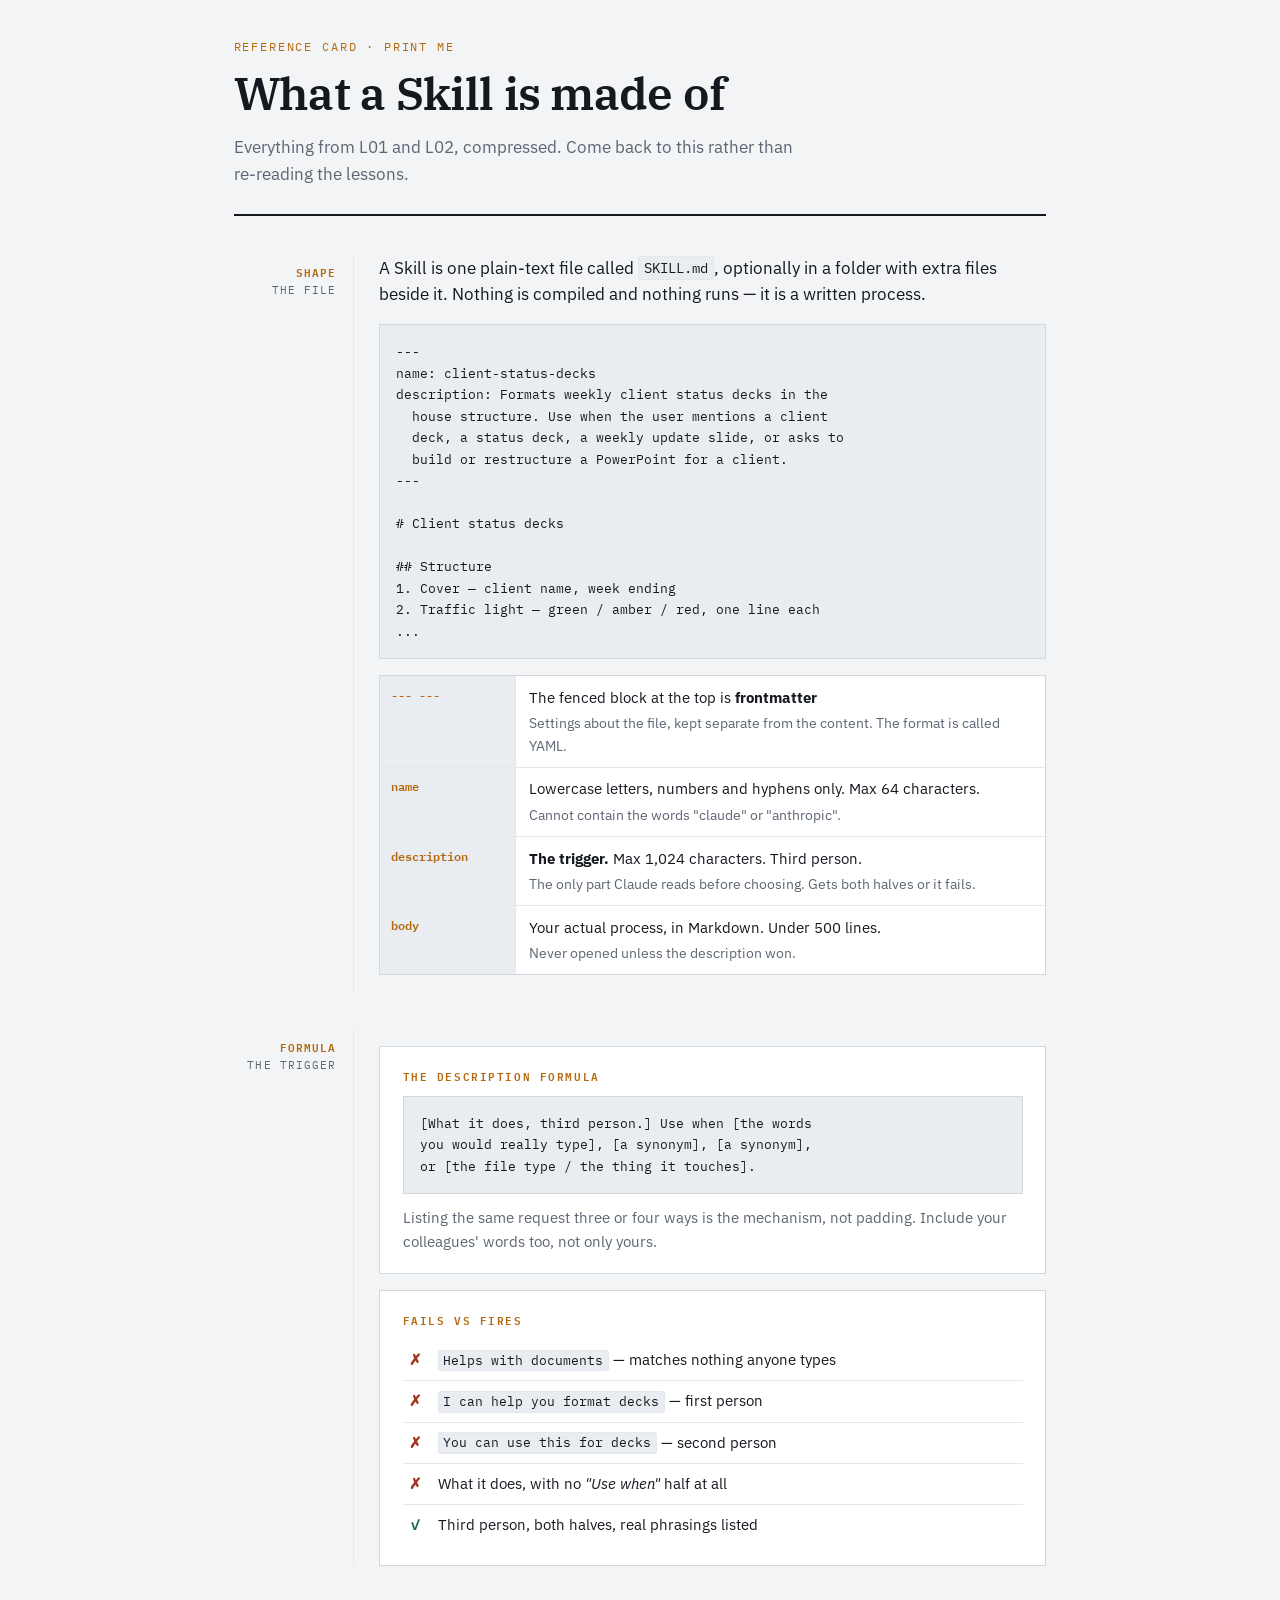
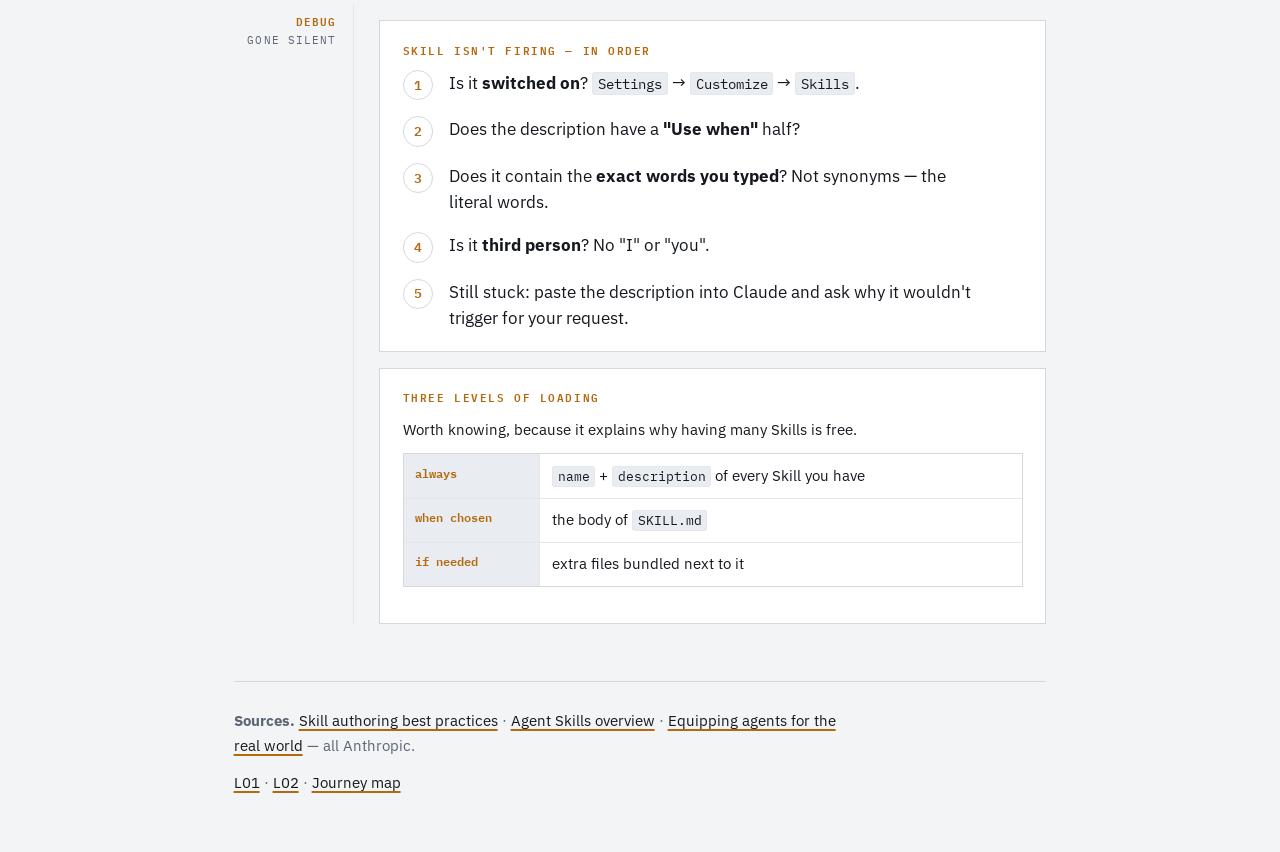
<file: reference/skill-anatomy.html>
<!doctype html>
<html lang="en">
<head>
<meta charset="utf-8">
<meta name="viewport" content="width=device-width, initial-scale=1">
<title>Skill Anatomy Card</title>
<link rel="stylesheet" href="https://fonts.googleapis.com/css2?family=IBM+Plex+Sans:wght@400;500;600&family=IBM+Plex+Serif:wght@500;600&family=IBM+Plex+Mono:wght@400;500;600&display=swap">
<link rel="stylesheet" href="../assets/course.css">
<style>
  .card { border:1px solid var(--rule); background:var(--panel); padding:1.2rem 1.4rem; margin-top:var(--s3); }
  .card > h3 { font-family:var(--mono); font-size:.7rem; letter-spacing:.14em; text-transform:uppercase; color:var(--signal); margin-bottom:.7rem; }
  .anno { display:grid; grid-template-columns:minmax(0,1fr); gap:0; border:1px solid var(--rule); margin-top:var(--s3); }
  .anno > div { display:grid; grid-template-columns:8.5rem minmax(0,1fr); border-bottom:1px solid var(--rule-soft); }
  .anno > div:last-child { border-bottom:0; }
  .anno dt { font-family:var(--mono); font-size:.72rem; color:var(--signal); background:var(--panel-sunk); padding:.6rem .7rem; font-weight:600; border-right:1px solid var(--rule-soft); }
  .anno dd { margin:0; padding:.6rem .8rem; font-size:.93rem; background:var(--panel); }
  .anno dd em { color:var(--muted); font-style:normal; display:block; font-size:.87rem; margin-top:.15rem; }
  .flag { display:grid; grid-template-columns:1.6rem minmax(0,1fr); gap:.6rem; padding:.5rem 0; border-bottom:1px solid var(--rule-soft); font-size:.94rem; align-items:baseline; }
  .flag:last-child { border-bottom:0; }
  .flag .m { font-family:var(--mono); font-weight:600; text-align:center; }
  .flag.no .m { color:var(--alarm); }
  .flag.ok .m { color:var(--verified); }
  @media print { .sheet { padding-top:0 } }
</style>
</head>
<body>
<div class="sheet">

  <div class="masthead">
    <p class="eyebrow">Reference card · Print me</p>
    <h1>What a Skill is made of</h1>
    <p class="standfirst">Everything from L01 and L02, compressed. Come back to this rather than re-reading the lessons.</p>
  </div>

  <div class="row">
    <div class="mark"><b>Shape</b>the file</div>
    <div class="body">
      <p>A Skill is one plain-text file called <code>SKILL.md</code>, optionally in a folder with extra files beside it. Nothing is compiled and nothing runs — it is a written process.</p>
      <pre><code>---
name: client-status-decks
description: Formats weekly client status decks in the
  house structure. Use when the user mentions a client
  deck, a status deck, a weekly update slide, or asks to
  build or restructure a PowerPoint for a client.
---

# Client status decks

## Structure
1. Cover — client name, week ending
2. Traffic light — green / amber / red, one line each
...</code></pre>

      <dl class="anno">
        <div><dt>--- ---</dt><dd>The fenced block at the top is <strong>frontmatter</strong><em>Settings about the file, kept separate from the content. The format is called YAML.</em></dd></div>
        <div><dt>name</dt><dd>Lowercase letters, numbers and hyphens only. Max 64 characters.<em>Cannot contain the words "claude" or "anthropic".</em></dd></div>
        <div><dt>description</dt><dd><strong>The trigger.</strong> Max 1,024 characters. Third person.<em>The only part Claude reads before choosing. Gets both halves or it fails.</em></dd></div>
        <div><dt>body</dt><dd>Your actual process, in Markdown. Under 500 lines.<em>Never opened unless the description won.</em></dd></div>
      </dl>
    </div>
  </div>

  <div class="row">
    <div class="mark"><b>Formula</b>the trigger</div>
    <div class="body">
      <div class="card">
        <h3>The description formula</h3>
        <pre><code>[What it does, third person.] Use when [the words
you would really type], [a synonym], [a synonym],
or [the file type / the thing it touches].</code></pre>
        <p class="hint" style="margin-top:.7rem">Listing the same request three or four ways is the mechanism, not padding. Include your colleagues' words too, not only yours.</p>
      </div>

      <div class="card">
        <h3>Fails vs fires</h3>
        <div class="flag no"><span class="m">✗</span><div><code>Helps with documents</code> — matches nothing anyone types</div></div>
        <div class="flag no"><span class="m">✗</span><div><code>I can help you format decks</code> — first person</div></div>
        <div class="flag no"><span class="m">✗</span><div><code>You can use this for decks</code> — second person</div></div>
        <div class="flag no"><span class="m">✗</span><div>What it does, with no <em>"Use when"</em> half at all</div></div>
        <div class="flag ok"><span class="m">✓</span><div>Third person, both halves, real phrasings listed</div></div>
      </div>
    </div>
  </div>

  <div class="row">
    <div class="mark"><b>Debug</b>gone silent</div>
    <div class="body">
      <div class="card">
        <h3>Skill isn't firing — in order</h3>
        <ol class="steps">
          <li><div><p>Is it <strong>switched on</strong>? <code>Settings</code> → <code>Customize</code> → <code>Skills</code>.</p></div></li>
          <li><div><p>Does the description have a <strong>"Use when"</strong> half?</p></div></li>
          <li><div><p>Does it contain the <strong>exact words you typed</strong>? Not synonyms — the literal words.</p></div></li>
          <li><div><p>Is it <strong>third person</strong>? No "I" or "you".</p></div></li>
          <li><div><p>Still stuck: paste the description into Claude and ask why it wouldn't trigger for your request.</p></div></li>
        </ol>
      </div>

      <div class="card">
        <h3>Three levels of loading</h3>
        <p style="font-size:.94rem">Worth knowing, because it explains why having many Skills is free.</p>
        <dl class="anno" style="margin-top:.7rem">
          <div><dt>always</dt><dd><code>name</code> + <code>description</code> of every Skill you have</dd></div>
          <div><dt>when chosen</dt><dd>the body of <code>SKILL.md</code></dd></div>
          <div><dt>if needed</dt><dd>extra files bundled next to it</dd></div>
        </dl>
      </div>
    </div>
  </div>

  <div class="foot">
    <p><strong>Sources.</strong>
      <a href="https://platform.claude.com/docs/en/agents-and-tools/agent-skills/best-practices">Skill authoring best practices</a> ·
      <a href="https://platform.claude.com/docs/en/agents-and-tools/agent-skills/overview">Agent Skills overview</a> ·
      <a href="https://www.anthropic.com/engineering/equipping-agents-for-the-real-world-with-agent-skills">Equipping agents for the real world</a> — all Anthropic.</p>
    <p style="margin-top:.8rem"><a href="../lessons/0001-your-first-skill.html">L01</a> · <a href="../lessons/0002-why-it-didnt-fire.html">L02</a> · <a href="journey-map.html">Journey map</a></p>
  </div>

</div>
</body>
</html>
</file>
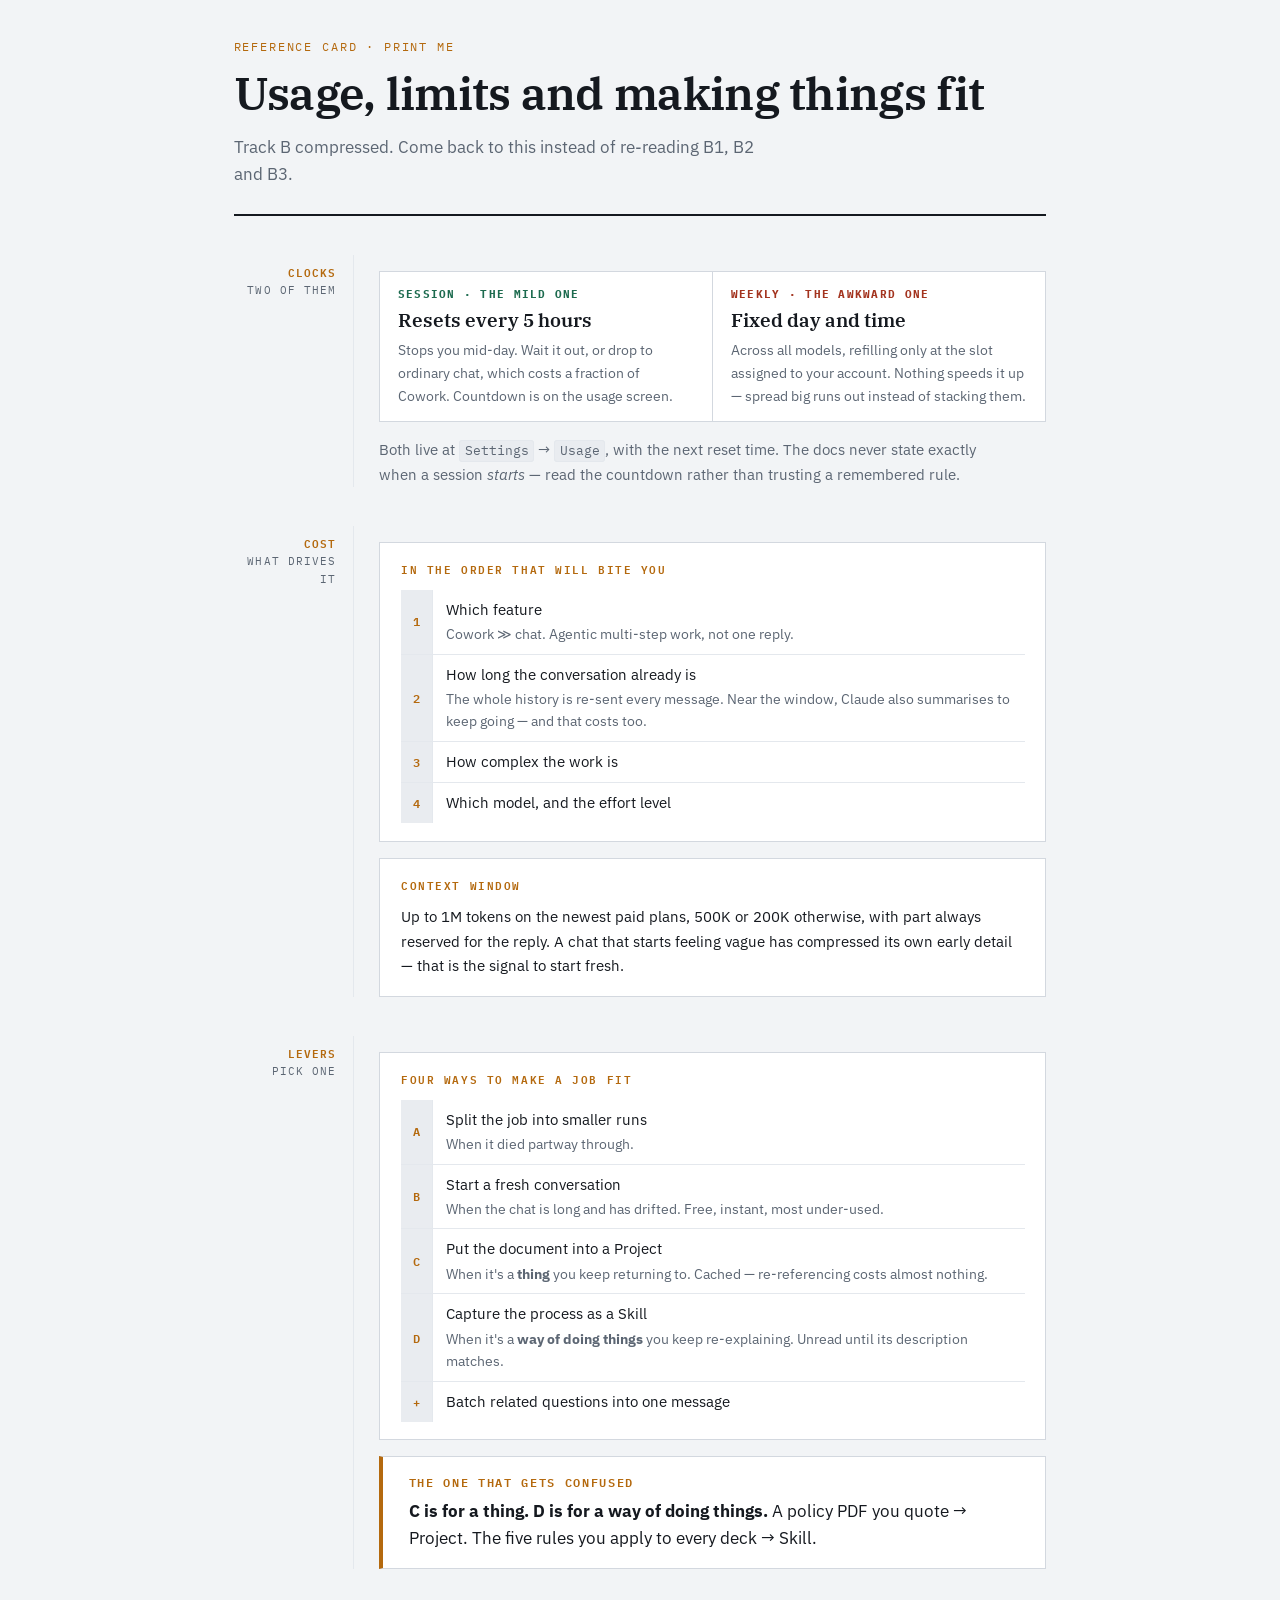
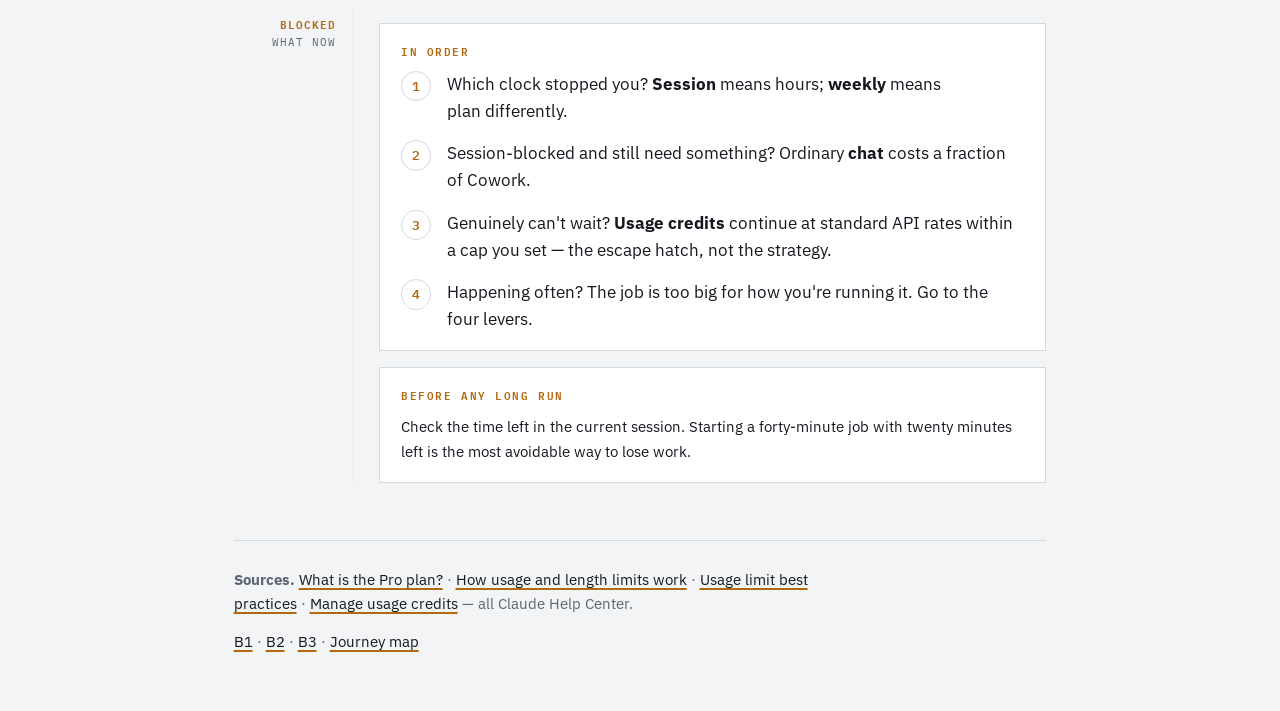
<file: reference/usage-card.html>
<!doctype html>
<html lang="en">
<head>
<meta charset="utf-8">
<meta name="viewport" content="width=device-width, initial-scale=1">
<title>Usage Card</title>
<link rel="stylesheet" href="https://fonts.googleapis.com/css2?family=IBM+Plex+Sans:wght@400;500;600&family=IBM+Plex+Serif:wght@500;600&family=IBM+Plex+Mono:wght@400;500;600&display=swap">
<link rel="stylesheet" href="../assets/course.css">
<style>
  .card { border:1px solid var(--rule); background:var(--panel); padding:1.1rem 1.3rem; margin-top:var(--s3); }
  .card > h3 { font-family:var(--mono); font-size:.7rem; letter-spacing:.14em; text-transform:uppercase; color:var(--signal); margin-bottom:.7rem; }
  .two { display:grid; grid-template-columns:repeat(auto-fit,minmax(14rem,1fr)); gap:1px; background:var(--rule); border:1px solid var(--rule); margin-top:var(--s3); }
  .two > div { background:var(--panel); padding:.9rem 1.1rem; }
  .two h4 { font-family:var(--mono); font-size:.66rem; letter-spacing:.12em; text-transform:uppercase; margin:0 0 .4rem; }
  .two .big { font-family:var(--serif); font-size:1.2rem; font-weight:600; line-height:1.15; }
  .two p { font-size:.89rem; color:var(--muted); margin-top:.4rem; }
  .two .mild h4 { color:var(--verified); } .two .harsh h4 { color:var(--alarm); }
  .lv { display:grid; grid-template-columns:2rem minmax(0,1fr); border-bottom:1px solid var(--rule-soft); }
  .lv:last-child { border-bottom:0; }
  .lv .t { font-family:var(--mono); font-size:.78rem; font-weight:600; color:var(--signal); background:var(--panel-sunk); display:grid; place-items:center; border-right:1px solid var(--rule-soft); }
  .lv .b { padding:.5rem .8rem; font-size:.93rem; }
  .lv .b em { display:block; color:var(--muted); font-style:normal; font-size:.86rem; margin-top:.1rem; }
  @media print { .sheet { padding-top:0 } }
</style>
</head>
<body>
<div class="sheet">

  <div class="masthead">
    <p class="eyebrow">Reference card · Print me</p>
    <h1>Usage, limits and making things fit</h1>
    <p class="standfirst">Track B compressed. Come back to this instead of re-reading B1, B2 and B3.</p>
  </div>

  <div class="row">
    <div class="mark"><b>Clocks</b>two of them</div>
    <div class="body">
      <div class="two">
        <div class="mild">
          <h4>Session · the mild one</h4>
          <div class="big">Resets every 5 hours</div>
          <p>Stops you mid-day. Wait it out, or drop to ordinary chat, which costs a fraction of Cowork. Countdown is on the usage screen.</p>
        </div>
        <div class="harsh">
          <h4>Weekly · the awkward one</h4>
          <div class="big">Fixed day and time</div>
          <p>Across all models, refilling only at the slot assigned to your account. Nothing speeds it up — spread big runs out instead of stacking them.</p>
        </div>
      </div>
      <p class="hint" style="margin-top:var(--s3)">Both live at <code>Settings</code> → <code>Usage</code>, with the next reset time. The docs never state exactly when a session <em>starts</em> — read the countdown rather than trusting a remembered rule.</p>
    </div>
  </div>

  <div class="row">
    <div class="mark"><b>Cost</b>what drives it</div>
    <div class="body">
      <div class="card">
        <h3>In the order that will bite you</h3>
        <div class="lv"><span class="t">1</span><div class="b">Which feature<em>Cowork ≫ chat. Agentic multi-step work, not one reply.</em></div></div>
        <div class="lv"><span class="t">2</span><div class="b">How long the conversation already is<em>The whole history is re-sent every message. Near the window, Claude also summarises to keep going — and that costs too.</em></div></div>
        <div class="lv"><span class="t">3</span><div class="b">How complex the work is</div></div>
        <div class="lv"><span class="t">4</span><div class="b">Which model, and the effort level</div></div>
      </div>

      <div class="card">
        <h3>Context window</h3>
        <p style="font-size:.94rem">Up to 1M tokens on the newest paid plans, 500K or 200K otherwise, with part always reserved for the reply. A chat that starts feeling vague has compressed its own early detail — that is the signal to start fresh.</p>
      </div>
    </div>
  </div>

  <div class="row">
    <div class="mark"><b>Levers</b>pick one</div>
    <div class="body">
      <div class="card">
        <h3>Four ways to make a job fit</h3>
        <div class="lv"><span class="t">A</span><div class="b">Split the job into smaller runs<em>When it died partway through.</em></div></div>
        <div class="lv"><span class="t">B</span><div class="b">Start a fresh conversation<em>When the chat is long and has drifted. Free, instant, most under-used.</em></div></div>
        <div class="lv"><span class="t">C</span><div class="b">Put the document into a Project<em>When it's a <strong>thing</strong> you keep returning to. Cached — re-referencing costs almost nothing.</em></div></div>
        <div class="lv"><span class="t">D</span><div class="b">Capture the process as a Skill<em>When it's a <strong>way of doing things</strong> you keep re-explaining. Unread until its description matches.</em></div></div>
        <div class="lv"><span class="t">+</span><div class="b">Batch related questions into one message</div></div>
      </div>
      <div class="do" style="margin-top:var(--s3)">
        <h3>The one that gets confused</h3>
        <p><strong>C is for a thing. D is for a way of doing things.</strong> A policy PDF you quote → Project. The five rules you apply to every deck → Skill.</p>
      </div>
    </div>
  </div>

  <div class="row">
    <div class="mark"><b>Blocked</b>what now</div>
    <div class="body">
      <div class="card">
        <h3>In order</h3>
        <ol class="steps">
          <li><div><p>Which clock stopped you? <strong>Session</strong> means hours; <strong>weekly</strong> means plan differently.</p></div></li>
          <li><div><p>Session-blocked and still need something? Ordinary <strong>chat</strong> costs a fraction of Cowork.</p></div></li>
          <li><div><p>Genuinely can't wait? <strong>Usage credits</strong> continue at standard API rates within a cap you set — the escape hatch, not the strategy.</p></div></li>
          <li><div><p>Happening often? The job is too big for how you're running it. Go to the four levers.</p></div></li>
        </ol>
      </div>
      <div class="card">
        <h3>Before any long run</h3>
        <p style="font-size:.94rem">Check the time left in the current session. Starting a forty-minute job with twenty minutes left is the most avoidable way to lose work.</p>
      </div>
    </div>
  </div>

  <div class="foot">
    <p><strong>Sources.</strong>
      <a href="https://support.claude.com/en/articles/8325606-what-is-the-pro-plan">What is the Pro plan?</a> ·
      <a href="https://support.claude.com/en/articles/11647753-how-do-usage-and-length-limits-work">How usage and length limits work</a> ·
      <a href="https://support.claude.com/en/articles/9797557-usage-limit-best-practices">Usage limit best practices</a> ·
      <a href="https://support.claude.com/en/articles/12429409-manage-usage-credits-for-paid-claude-plans">Manage usage credits</a> — all Claude Help Center.</p>
    <p style="margin-top:.8rem"><a href="../lessons/0003-find-your-meter.html">B1</a> · <a href="../lessons/0004-what-that-cost.html">B2</a> · <a href="../lessons/0005-making-a-task-fit.html">B3</a> · <a href="journey-map.html">Journey map</a></p>
  </div>

</div>
</body>
</html>
</file>
<file: learning/assets/course.css>
/* ============================================================
   course.css — shared stylesheet for all lessons and reference
   sheets in this workspace.

   Identity: a technical workbench sheet. Ink on cool paper, one
   ochre signal for "you are here / do this", one green for
   "verified". IBM Plex superfamily — an industrial type family
   for an industrial subject; Mono is load-bearing here because
   file paths and YAML are the actual material.

   Link from any lesson with:
     <link rel="stylesheet" href="../assets/course.css">
   ============================================================ */

/* ---------- tokens: light is the base, complete ---------- */
:root {
  --ink:        #15191f;
  --paper:      #f2f4f6;
  --panel:      #ffffff;
  --panel-sunk: #e9ecf0;
  --rule:       #d3d8df;
  --rule-soft:  #e4e8ed;
  --muted:      #5c6673;
  --signal:     #b4690e;
  --signal-bg:  #fdf4e6;
  --verified:   #1d6b4f;
  --verified-bg:#ebf5f0;
  --alarm:      #a3341f;

  --serif: "IBM Plex Serif", Georgia, "Times New Roman", serif;
  --sans:  "IBM Plex Sans", -apple-system, BlinkMacSystemFont, "Segoe UI", sans-serif;
  --mono:  "IBM Plex Mono", ui-monospace, SFMono-Regular, Menlo, Consolas, monospace;

  --measure: 68ch;
  --gutter:  7.5rem;

  --s1: .35rem;  --s2: .6rem;   --s3: 1rem;
  --s4: 1.6rem;  --s5: 2.4rem;  --s6: 3.6rem;
}

/* ---------- tokens: dark, for system-dark and explicit dark ---------- */
@media (prefers-color-scheme: dark) {
  :root:not([data-theme="light"]) {
    --ink:        #e6e9ed;
    --paper:      #12161b;
    --panel:      #1a1f26;
    --panel-sunk: #0d1116;
    --rule:       #2c333c;
    --rule-soft:  #222831;
    --muted:      #9aa5b1;
    --signal:     #e8a33d;
    --signal-bg:  #251c0c;
    --verified:   #4ebe92;
    --verified-bg:#0f2018;
    --alarm:      #e8836b;
  }
}
:root[data-theme="dark"] {
  --ink:        #e6e9ed;
  --paper:      #12161b;
  --panel:      #1a1f26;
  --panel-sunk: #0d1116;
  --rule:       #2c333c;
  --rule-soft:  #222831;
  --muted:      #9aa5b1;
  --signal:     #e8a33d;
  --signal-bg:  #251c0c;
  --verified:   #4ebe92;
  --verified-bg:#0f2018;
  --alarm:      #e8836b;
}

/* ---------- reset-ish ---------- */
*, *::before, *::after { box-sizing: border-box; }

body {
  margin: 0;
  background: var(--paper);
  color: var(--ink);
  font-family: var(--sans);
  font-size: 16.5px;
  line-height: 1.62;
  -webkit-font-smoothing: antialiased;
}

img, svg { max-width: 100%; }

/* ---------- page frame: content column + mono gutter ---------- */
.sheet {
  max-width: calc(var(--measure) + var(--gutter) + 4rem);
  margin: 0 auto;
  padding: var(--s5) var(--s4) var(--s6);
}

.row {
  display: grid;
  grid-template-columns: var(--gutter) minmax(0, 1fr);
  gap: 0 var(--s4);
  align-items: start;
}
.row + .row { margin-top: var(--s5); }

/* the gutter marker encodes the stage — a real sequence, not decoration */
.mark {
  font-family: var(--mono);
  font-size: .7rem;
  letter-spacing: .1em;
  text-transform: uppercase;
  color: var(--muted);
  padding-top: .5rem;
  text-align: right;
  border-right: 1px solid var(--rule-soft);
  padding-right: var(--s3);
  align-self: stretch;
}
.mark b { display: block; color: var(--signal); font-weight: 600; }

.body > * + * { margin-top: var(--s3); }

/* ---------- masthead ---------- */
.masthead { margin-bottom: var(--s5); padding-bottom: var(--s4); border-bottom: 2px solid var(--ink); }
.eyebrow {
  font-family: var(--mono);
  font-size: .72rem;
  letter-spacing: .16em;
  text-transform: uppercase;
  color: var(--signal);
  margin: 0 0 var(--s2);
}
.masthead h1 {
  font-family: var(--serif);
  font-weight: 600;
  font-size: clamp(1.9rem, 4.2vw, 2.9rem);
  line-height: 1.1;
  letter-spacing: -.015em;
  text-wrap: balance;
  margin: 0;
}
.standfirst {
  font-size: 1.06rem;
  color: var(--muted);
  max-width: 58ch;
  margin: var(--s3) 0 0;
  text-wrap: pretty;
}

/* ---------- chips: at-a-glance lesson facts ---------- */
.chips { display: flex; flex-wrap: wrap; gap: .5rem; margin-top: var(--s3); }
.chip {
  font-family: var(--mono);
  font-size: .7rem;
  letter-spacing: .08em;
  text-transform: uppercase;
  color: var(--muted);
  border: 1px solid var(--rule);
  padding: .28rem .55rem;
}

/* ---------- hint: secondary guidance under a heading or step ---------- */
.hint { color: var(--muted); font-size: .94rem; max-width: var(--measure); }

/* ---------- headings ---------- */
h2 {
  font-family: var(--serif);
  font-weight: 600;
  font-size: 1.42rem;
  line-height: 1.22;
  letter-spacing: -.01em;
  text-wrap: balance;
  margin: 0 0 var(--s2);
}
h3 {
  font-family: var(--sans);
  font-weight: 600;
  font-size: 1.02rem;
  letter-spacing: .005em;
  margin: 0 0 var(--s1);
}
p { margin: 0; max-width: var(--measure); text-wrap: pretty; }

a { color: var(--ink); text-decoration-color: var(--signal); text-decoration-thickness: 2px; text-underline-offset: .18em; }
a:hover { color: var(--signal); }
:focus-visible { outline: 2px solid var(--signal); outline-offset: 2px; border-radius: 2px; }

/* ---------- inline material ---------- */
code, kbd, .path {
  font-family: var(--mono);
  font-size: .87em;
  background: var(--panel-sunk);
  border: 1px solid var(--rule-soft);
  border-radius: 3px;
  padding: .1em .34em;
}
kbd { box-shadow: 0 1px 0 var(--rule); }

/* ---------- panels: spent by role, not stamped on everything ---------- */
.panel { background: var(--panel); border: 1px solid var(--rule); padding: var(--s3) var(--s4); }

/* the one thing on the page that needs lifting: what to actually do */
.do {
  background: var(--panel);
  border: 1px solid var(--rule);
  border-left: 4px solid var(--signal);
  padding: var(--s3) var(--s4);
}
.do > h3 { color: var(--signal); font-family: var(--mono); font-size: .74rem; letter-spacing: .14em; text-transform: uppercase; }

.aside { border-left: 2px solid var(--rule); padding-left: var(--s3); color: var(--muted); font-size: .95rem; }

/* the on-ramp block: for coding concepts he has never met */
.onramp {
  background: var(--panel-sunk);
  border: 1px dashed var(--rule);
  padding: var(--s3) var(--s4);
  font-size: .96rem;
}
.onramp > h3::before { content: "New word · "; font-family: var(--mono); color: var(--signal); font-weight: 600; }

.warn { border-left: 4px solid var(--alarm); background: var(--panel); padding: var(--s3) var(--s4); }

/* ---------- code blocks ---------- */
pre {
  font-family: var(--mono);
  font-size: .84rem;
  line-height: 1.6;
  background: var(--panel-sunk);
  border: 1px solid var(--rule);
  padding: var(--s3);
  margin: 0;
  overflow-x: auto;
  tab-size: 2;
}
pre code { background: none; border: 0; padding: 0; font-size: inherit; }

/* ---------- steps: numbered only because order carries meaning ---------- */
/* Markers are positioned, NOT grid columns. A grid `li` makes every child —
   including bare text nodes — its own grid item, so an item mixing text and
   inline elements gets torn across cells. Absolute markers keep the content
   flowing as normal inline text however it is authored. */
ol.steps { list-style: none; counter-reset: st; margin: 0; padding: 0; display: grid; gap: var(--s3); }
ol.steps > li {
  counter-increment: st;
  position: relative;
  padding-left: 2.9rem;
  min-height: 1.9rem;
}
ol.steps > li::before {
  content: counter(st);
  position: absolute;
  left: 0; top: 0;
  font-family: var(--mono);
  font-size: .8rem;
  font-weight: 600;
  color: var(--signal);
  border: 1px solid var(--rule);
  border-radius: 50%;
  width: 1.9rem; height: 1.9rem;
  display: grid; place-items: center;
  background: var(--panel);
}
ol.steps > li > * + * { margin-top: var(--s2); }

ul.plain { list-style: none; margin: 0; padding: 0; display: grid; gap: var(--s2); }
ul.plain > li { position: relative; padding-left: 1.7rem; }
ul.plain > li::before {
  content: "—";
  position: absolute;
  left: 0; top: 0;
  font-family: var(--mono);
  color: var(--muted);
}

/* ---------- meter: usage-reading recorder (assets/meter.js) ---------- */
.meter { border: 1px solid var(--rule); background: var(--panel); padding: var(--s3) var(--s4); }
.meter-form { display: grid; grid-template-columns: repeat(auto-fit, minmax(11rem, 1fr)); gap: var(--s3); }
.meter-field { display: grid; gap: .3rem; }
.meter-field > span {
  font-family: var(--mono);
  font-size: .66rem;
  letter-spacing: .1em;
  text-transform: uppercase;
  color: var(--muted);
}
.meter-field > input {
  font: inherit;
  font-family: var(--mono);
  font-size: .9rem;
  background: var(--panel-sunk);
  color: var(--ink);
  border: 1px solid var(--rule);
  padding: .45rem .6rem;
  min-width: 0;
}
.meter-field > input:focus { outline: 2px solid var(--signal); outline-offset: 1px; }
.meter-bar { display: flex; flex-wrap: wrap; gap: .7rem; align-items: center; margin-top: var(--s3); }
.meter-save {
  font: inherit;
  font-family: var(--mono);
  font-size: .74rem;
  letter-spacing: .08em;
  text-transform: uppercase;
  font-weight: 600;
  background: var(--ink);
  color: var(--paper);
  border: 1px solid var(--ink);
  padding: .55rem 1rem;
  cursor: pointer;
}
.meter-save:hover { background: var(--verified); border-color: var(--verified); color: #fff; }
.meter-said { font-family: var(--mono); font-size: .72rem; color: var(--verified); font-weight: 600; }
.meter-said[hidden] { display: none !important; }
.meter-rows { margin-top: var(--s3); }
.meter-empty { font-family: var(--mono); font-size: .78rem; color: var(--muted); }
.meter-rows td { font-family: var(--mono); font-size: .82rem; font-variant-numeric: tabular-nums; }
.meter-rows td.meter-when { font-family: var(--sans); font-size: .88rem; color: var(--ink); }

/* ---------- verdict: computed output from assets/budget.js ---------- */
.verdict { margin-top: var(--s3); border-top: 1px solid var(--rule); padding-top: var(--s3); }
.verdict[hidden] { display: none !important; }
.verdict-line { font-size: .98rem; }
.verdict-line + .verdict-line { margin-top: var(--s2); }
.verdict-line b { font-variant-numeric: tabular-nums; }
.verdict-key { border-left: 4px solid var(--signal); background: var(--signal-bg); padding: .7rem .9rem; }
.verdict-note { font-size: .88rem; color: var(--muted); margin-top: var(--s2); }
.verdict-nums { display: grid; grid-template-columns: repeat(auto-fit, minmax(9rem, 1fr)); gap: 1px; background: var(--rule); border: 1px solid var(--rule); margin: var(--s3) 0; }
.verdict-nums > div { background: var(--panel); padding: .7rem .9rem; }
.verdict-nums dt { font-family: var(--mono); font-size: .64rem; letter-spacing: .1em; text-transform: uppercase; color: var(--muted); }
.verdict-nums dd { margin: .2rem 0 0; font-family: var(--serif); font-size: 1.7rem; font-weight: 600; line-height: 1; font-variant-numeric: tabular-nums; }

/* ---------- self-check: retrieval practice, immediate feedback ---------- */
.check { display: grid; gap: var(--s4); }
.q { background: var(--panel); border: 1px solid var(--rule); padding: var(--s3) var(--s4); }
.q > p:first-child { font-weight: 600; margin-bottom: var(--s3); }
.opts { display: grid; gap: var(--s2); }
.opt {
  font: inherit;
  text-align: left;
  background: var(--panel-sunk);
  color: var(--ink);
  border: 1px solid var(--rule);
  padding: .6rem .8rem;
  cursor: pointer;
}
.opt:hover:not([disabled]) { border-color: var(--signal); }
.opt[disabled] { cursor: default; }
.opt.right { border-color: var(--verified); background: var(--verified-bg); color: var(--verified); font-weight: 600; }
.opt.wrong { border-color: var(--alarm); opacity: .65; text-decoration: line-through; }
.why {
  margin-top: var(--s3);
  font-size: .95rem;
  color: var(--muted);
  border-left: 2px solid var(--verified);
  padding-left: var(--s3);
}
.why[hidden] { display: none !important; }

/* ---------- footer / links out ---------- */
.foot { margin-top: var(--s6); padding-top: var(--s4); border-top: 1px solid var(--rule); font-size: .95rem; color: var(--muted); }
.foot h3 { color: var(--ink); }
.ask { border-left: 4px solid var(--verified); background: var(--verified-bg); color: var(--ink); padding: var(--s3) var(--s4); }

table { border-collapse: collapse; width: 100%; font-size: .94rem; }
th, td { text-align: left; padding: .5rem .7rem; border-bottom: 1px solid var(--rule-soft); vertical-align: top; }
th { font-family: var(--mono); font-size: .72rem; letter-spacing: .1em; text-transform: uppercase; color: var(--muted); font-weight: 600; }
.scroll { overflow-x: auto; }

/* ---------- narrow screens: gutter marker goes inline ---------- */
@media (max-width: 46rem) {
  .row { grid-template-columns: minmax(0, 1fr); gap: var(--s2); }
  .mark {
    text-align: left;
    border-right: 0;
    border-left: 3px solid var(--signal);
    padding: 0 0 0 var(--s2);
    display: flex; gap: .5rem;
  }
  .sheet { padding: var(--s4) var(--s3) var(--s5); }
}

@media (prefers-reduced-motion: reduce) {
  * { animation-duration: .01ms !important; transition-duration: .01ms !important; }
}

@media print {
  body { background: #fff; color: #000; font-size: 11pt; }
  .opt, .do { break-inside: avoid; }
  .why { display: block !important; }
  a::after { content: " (" attr(href) ")"; font-size: .8em; color: #555; word-break: break-all; }
}
</file>
<file: assets/course.css>
/* ============================================================
   course.css — shared stylesheet for all lessons and reference
   sheets in this workspace.

   Identity: a technical workbench sheet. Ink on cool paper, one
   ochre signal for "you are here / do this", one green for
   "verified". IBM Plex superfamily — an industrial type family
   for an industrial subject; Mono is load-bearing here because
   file paths and YAML are the actual material.

   Link from any lesson with:
     <link rel="stylesheet" href="../assets/course.css">
   ============================================================ */

/* ---------- tokens: light is the base, complete ---------- */
:root {
  --ink:        #15191f;
  --paper:      #f2f4f6;
  --panel:      #ffffff;
  --panel-sunk: #e9ecf0;
  --rule:       #d3d8df;
  --rule-soft:  #e4e8ed;
  --muted:      #5c6673;
  --signal:     #b4690e;
  --signal-bg:  #fdf4e6;
  --verified:   #1d6b4f;
  --verified-bg:#ebf5f0;
  --alarm:      #a3341f;

  --serif: "IBM Plex Serif", Georgia, "Times New Roman", serif;
  --sans:  "IBM Plex Sans", -apple-system, BlinkMacSystemFont, "Segoe UI", sans-serif;
  --mono:  "IBM Plex Mono", ui-monospace, SFMono-Regular, Menlo, Consolas, monospace;

  --measure: 68ch;
  --gutter:  7.5rem;

  --s1: .35rem;  --s2: .6rem;   --s3: 1rem;
  --s4: 1.6rem;  --s5: 2.4rem;  --s6: 3.6rem;
}

/* ---------- tokens: dark, for system-dark and explicit dark ---------- */
@media (prefers-color-scheme: dark) {
  :root:not([data-theme="light"]) {
    --ink:        #e6e9ed;
    --paper:      #12161b;
    --panel:      #1a1f26;
    --panel-sunk: #0d1116;
    --rule:       #2c333c;
    --rule-soft:  #222831;
    --muted:      #9aa5b1;
    --signal:     #e8a33d;
    --signal-bg:  #251c0c;
    --verified:   #4ebe92;
    --verified-bg:#0f2018;
    --alarm:      #e8836b;
  }
}
:root[data-theme="dark"] {
  --ink:        #e6e9ed;
  --paper:      #12161b;
  --panel:      #1a1f26;
  --panel-sunk: #0d1116;
  --rule:       #2c333c;
  --rule-soft:  #222831;
  --muted:      #9aa5b1;
  --signal:     #e8a33d;
  --signal-bg:  #251c0c;
  --verified:   #4ebe92;
  --verified-bg:#0f2018;
  --alarm:      #e8836b;
}

/* ---------- reset-ish ---------- */
*, *::before, *::after { box-sizing: border-box; }

body {
  margin: 0;
  background: var(--paper);
  color: var(--ink);
  font-family: var(--sans);
  font-size: 16.5px;
  line-height: 1.62;
  -webkit-font-smoothing: antialiased;
}

img, svg { max-width: 100%; }

/* ---------- page frame: content column + mono gutter ---------- */
.sheet {
  max-width: calc(var(--measure) + var(--gutter) + 4rem);
  margin: 0 auto;
  padding: var(--s5) var(--s4) var(--s6);
}

.row {
  display: grid;
  grid-template-columns: var(--gutter) minmax(0, 1fr);
  gap: 0 var(--s4);
  align-items: start;
}
.row + .row { margin-top: var(--s5); }

/* the gutter marker encodes the stage — a real sequence, not decoration */
.mark {
  font-family: var(--mono);
  font-size: .7rem;
  letter-spacing: .1em;
  text-transform: uppercase;
  color: var(--muted);
  padding-top: .5rem;
  text-align: right;
  border-right: 1px solid var(--rule-soft);
  padding-right: var(--s3);
  align-self: stretch;
}
.mark b { display: block; color: var(--signal); font-weight: 600; }

.body > * + * { margin-top: var(--s3); }

/* ---------- masthead ---------- */
.masthead { margin-bottom: var(--s5); padding-bottom: var(--s4); border-bottom: 2px solid var(--ink); }
.eyebrow {
  font-family: var(--mono);
  font-size: .72rem;
  letter-spacing: .16em;
  text-transform: uppercase;
  color: var(--signal);
  margin: 0 0 var(--s2);
}
.masthead h1 {
  font-family: var(--serif);
  font-weight: 600;
  font-size: clamp(1.9rem, 4.2vw, 2.9rem);
  line-height: 1.1;
  letter-spacing: -.015em;
  text-wrap: balance;
  margin: 0;
}
.standfirst {
  font-size: 1.06rem;
  color: var(--muted);
  max-width: 58ch;
  margin: var(--s3) 0 0;
  text-wrap: pretty;
}

/* ---------- chips: at-a-glance lesson facts ---------- */
.chips { display: flex; flex-wrap: wrap; gap: .5rem; margin-top: var(--s3); }
.chip {
  font-family: var(--mono);
  font-size: .7rem;
  letter-spacing: .08em;
  text-transform: uppercase;
  color: var(--muted);
  border: 1px solid var(--rule);
  padding: .28rem .55rem;
}

/* ---------- hint: secondary guidance under a heading or step ---------- */
.hint { color: var(--muted); font-size: .94rem; max-width: var(--measure); }

/* ---------- headings ---------- */
h2 {
  font-family: var(--serif);
  font-weight: 600;
  font-size: 1.42rem;
  line-height: 1.22;
  letter-spacing: -.01em;
  text-wrap: balance;
  margin: 0 0 var(--s2);
}
h3 {
  font-family: var(--sans);
  font-weight: 600;
  font-size: 1.02rem;
  letter-spacing: .005em;
  margin: 0 0 var(--s1);
}
p { margin: 0; max-width: var(--measure); text-wrap: pretty; }

a { color: var(--ink); text-decoration-color: var(--signal); text-decoration-thickness: 2px; text-underline-offset: .18em; }
a:hover { color: var(--signal); }
:focus-visible { outline: 2px solid var(--signal); outline-offset: 2px; border-radius: 2px; }

/* ---------- inline material ---------- */
code, kbd, .path {
  font-family: var(--mono);
  font-size: .87em;
  background: var(--panel-sunk);
  border: 1px solid var(--rule-soft);
  border-radius: 3px;
  padding: .1em .34em;
}
kbd { box-shadow: 0 1px 0 var(--rule); }

/* ---------- panels: spent by role, not stamped on everything ---------- */
.panel { background: var(--panel); border: 1px solid var(--rule); padding: var(--s3) var(--s4); }

/* the one thing on the page that needs lifting: what to actually do */
.do {
  background: var(--panel);
  border: 1px solid var(--rule);
  border-left: 4px solid var(--signal);
  padding: var(--s3) var(--s4);
}
.do > h3 { color: var(--signal); font-family: var(--mono); font-size: .74rem; letter-spacing: .14em; text-transform: uppercase; }

.aside { border-left: 2px solid var(--rule); padding-left: var(--s3); color: var(--muted); font-size: .95rem; }

/* the on-ramp block: for coding concepts he has never met */
.onramp {
  background: var(--panel-sunk);
  border: 1px dashed var(--rule);
  padding: var(--s3) var(--s4);
  font-size: .96rem;
}
.onramp > h3::before { content: "New word · "; font-family: var(--mono); color: var(--signal); font-weight: 600; }

.warn { border-left: 4px solid var(--alarm); background: var(--panel); padding: var(--s3) var(--s4); }

/* ---------- code blocks ---------- */
pre {
  font-family: var(--mono);
  font-size: .84rem;
  line-height: 1.6;
  background: var(--panel-sunk);
  border: 1px solid var(--rule);
  padding: var(--s3);
  margin: 0;
  overflow-x: auto;
  tab-size: 2;
}
pre code { background: none; border: 0; padding: 0; font-size: inherit; }

/* ---------- steps: numbered only because order carries meaning ---------- */
/* Markers are positioned, NOT grid columns. A grid `li` makes every child —
   including bare text nodes — its own grid item, so an item mixing text and
   inline elements gets torn across cells. Absolute markers keep the content
   flowing as normal inline text however it is authored. */
ol.steps { list-style: none; counter-reset: st; margin: 0; padding: 0; display: grid; gap: var(--s3); }
ol.steps > li {
  counter-increment: st;
  position: relative;
  padding-left: 2.9rem;
  min-height: 1.9rem;
}
ol.steps > li::before {
  content: counter(st);
  position: absolute;
  left: 0; top: 0;
  font-family: var(--mono);
  font-size: .8rem;
  font-weight: 600;
  color: var(--signal);
  border: 1px solid var(--rule);
  border-radius: 50%;
  width: 1.9rem; height: 1.9rem;
  display: grid; place-items: center;
  background: var(--panel);
}
ol.steps > li > * + * { margin-top: var(--s2); }

ul.plain { list-style: none; margin: 0; padding: 0; display: grid; gap: var(--s2); }
ul.plain > li { position: relative; padding-left: 1.7rem; }
ul.plain > li::before {
  content: "—";
  position: absolute;
  left: 0; top: 0;
  font-family: var(--mono);
  color: var(--muted);
}

/* ---------- meter: usage-reading recorder (assets/meter.js) ---------- */
.meter { border: 1px solid var(--rule); background: var(--panel); padding: var(--s3) var(--s4); }
.meter-form { display: grid; grid-template-columns: repeat(auto-fit, minmax(11rem, 1fr)); gap: var(--s3); }
.meter-field { display: grid; gap: .3rem; }
.meter-field > span {
  font-family: var(--mono);
  font-size: .66rem;
  letter-spacing: .1em;
  text-transform: uppercase;
  color: var(--muted);
}
.meter-field > input {
  font: inherit;
  font-family: var(--mono);
  font-size: .9rem;
  background: var(--panel-sunk);
  color: var(--ink);
  border: 1px solid var(--rule);
  padding: .45rem .6rem;
  min-width: 0;
}
.meter-field > input:focus { outline: 2px solid var(--signal); outline-offset: 1px; }
.meter-bar { display: flex; flex-wrap: wrap; gap: .7rem; align-items: center; margin-top: var(--s3); }
.meter-save {
  font: inherit;
  font-family: var(--mono);
  font-size: .74rem;
  letter-spacing: .08em;
  text-transform: uppercase;
  font-weight: 600;
  background: var(--ink);
  color: var(--paper);
  border: 1px solid var(--ink);
  padding: .55rem 1rem;
  cursor: pointer;
}
.meter-save:hover { background: var(--verified); border-color: var(--verified); color: #fff; }
.meter-said { font-family: var(--mono); font-size: .72rem; color: var(--verified); font-weight: 600; }
.meter-said[hidden] { display: none !important; }
.meter-rows { margin-top: var(--s3); }
.meter-empty { font-family: var(--mono); font-size: .78rem; color: var(--muted); }
.meter-rows td { font-family: var(--mono); font-size: .82rem; font-variant-numeric: tabular-nums; }
.meter-rows td.meter-when { font-family: var(--sans); font-size: .88rem; color: var(--ink); }

/* ---------- verdict: computed output from assets/budget.js ---------- */
.verdict { margin-top: var(--s3); border-top: 1px solid var(--rule); padding-top: var(--s3); }
.verdict[hidden] { display: none !important; }
.verdict-line { font-size: .98rem; }
.verdict-line + .verdict-line { margin-top: var(--s2); }
.verdict-line b { font-variant-numeric: tabular-nums; }
.verdict-key { border-left: 4px solid var(--signal); background: var(--signal-bg); padding: .7rem .9rem; }
.verdict-note { font-size: .88rem; color: var(--muted); margin-top: var(--s2); }
.verdict-nums { display: grid; grid-template-columns: repeat(auto-fit, minmax(9rem, 1fr)); gap: 1px; background: var(--rule); border: 1px solid var(--rule); margin: var(--s3) 0; }
.verdict-nums > div { background: var(--panel); padding: .7rem .9rem; }
.verdict-nums dt { font-family: var(--mono); font-size: .64rem; letter-spacing: .1em; text-transform: uppercase; color: var(--muted); }
.verdict-nums dd { margin: .2rem 0 0; font-family: var(--serif); font-size: 1.7rem; font-weight: 600; line-height: 1; font-variant-numeric: tabular-nums; }

/* ---------- self-check: retrieval practice, immediate feedback ---------- */
.check { display: grid; gap: var(--s4); }
.q { background: var(--panel); border: 1px solid var(--rule); padding: var(--s3) var(--s4); }
.q > p:first-child { font-weight: 600; margin-bottom: var(--s3); }
.opts { display: grid; gap: var(--s2); }
.opt {
  font: inherit;
  text-align: left;
  background: var(--panel-sunk);
  color: var(--ink);
  border: 1px solid var(--rule);
  padding: .6rem .8rem;
  cursor: pointer;
}
.opt:hover:not([disabled]) { border-color: var(--signal); }
.opt[disabled] { cursor: default; }
.opt.right { border-color: var(--verified); background: var(--verified-bg); color: var(--verified); font-weight: 600; }
.opt.wrong { border-color: var(--alarm); opacity: .65; text-decoration: line-through; }
.why {
  margin-top: var(--s3);
  font-size: .95rem;
  color: var(--muted);
  border-left: 2px solid var(--verified);
  padding-left: var(--s3);
}
.why[hidden] { display: none !important; }

/* ---------- footer / links out ---------- */
.foot { margin-top: var(--s6); padding-top: var(--s4); border-top: 1px solid var(--rule); font-size: .95rem; color: var(--muted); }
.foot h3 { color: var(--ink); }
.ask { border-left: 4px solid var(--verified); background: var(--verified-bg); color: var(--ink); padding: var(--s3) var(--s4); }

table { border-collapse: collapse; width: 100%; font-size: .94rem; }
th, td { text-align: left; padding: .5rem .7rem; border-bottom: 1px solid var(--rule-soft); vertical-align: top; }
th { font-family: var(--mono); font-size: .72rem; letter-spacing: .1em; text-transform: uppercase; color: var(--muted); font-weight: 600; }
.scroll { overflow-x: auto; }

/* ---------- narrow screens: gutter marker goes inline ---------- */
@media (max-width: 46rem) {
  .row { grid-template-columns: minmax(0, 1fr); gap: var(--s2); }
  .mark {
    text-align: left;
    border-right: 0;
    border-left: 3px solid var(--signal);
    padding: 0 0 0 var(--s2);
    display: flex; gap: .5rem;
  }
  .sheet { padding: var(--s4) var(--s3) var(--s5); }
}

@media (prefers-reduced-motion: reduce) {
  * { animation-duration: .01ms !important; transition-duration: .01ms !important; }
}

@media print {
  body { background: #fff; color: #000; font-size: 11pt; }
  .opt, .do { break-inside: avoid; }
  .why { display: block !important; }
  a::after { content: " (" attr(href) ")"; font-size: .8em; color: #555; word-break: break-all; }
}
</file>
